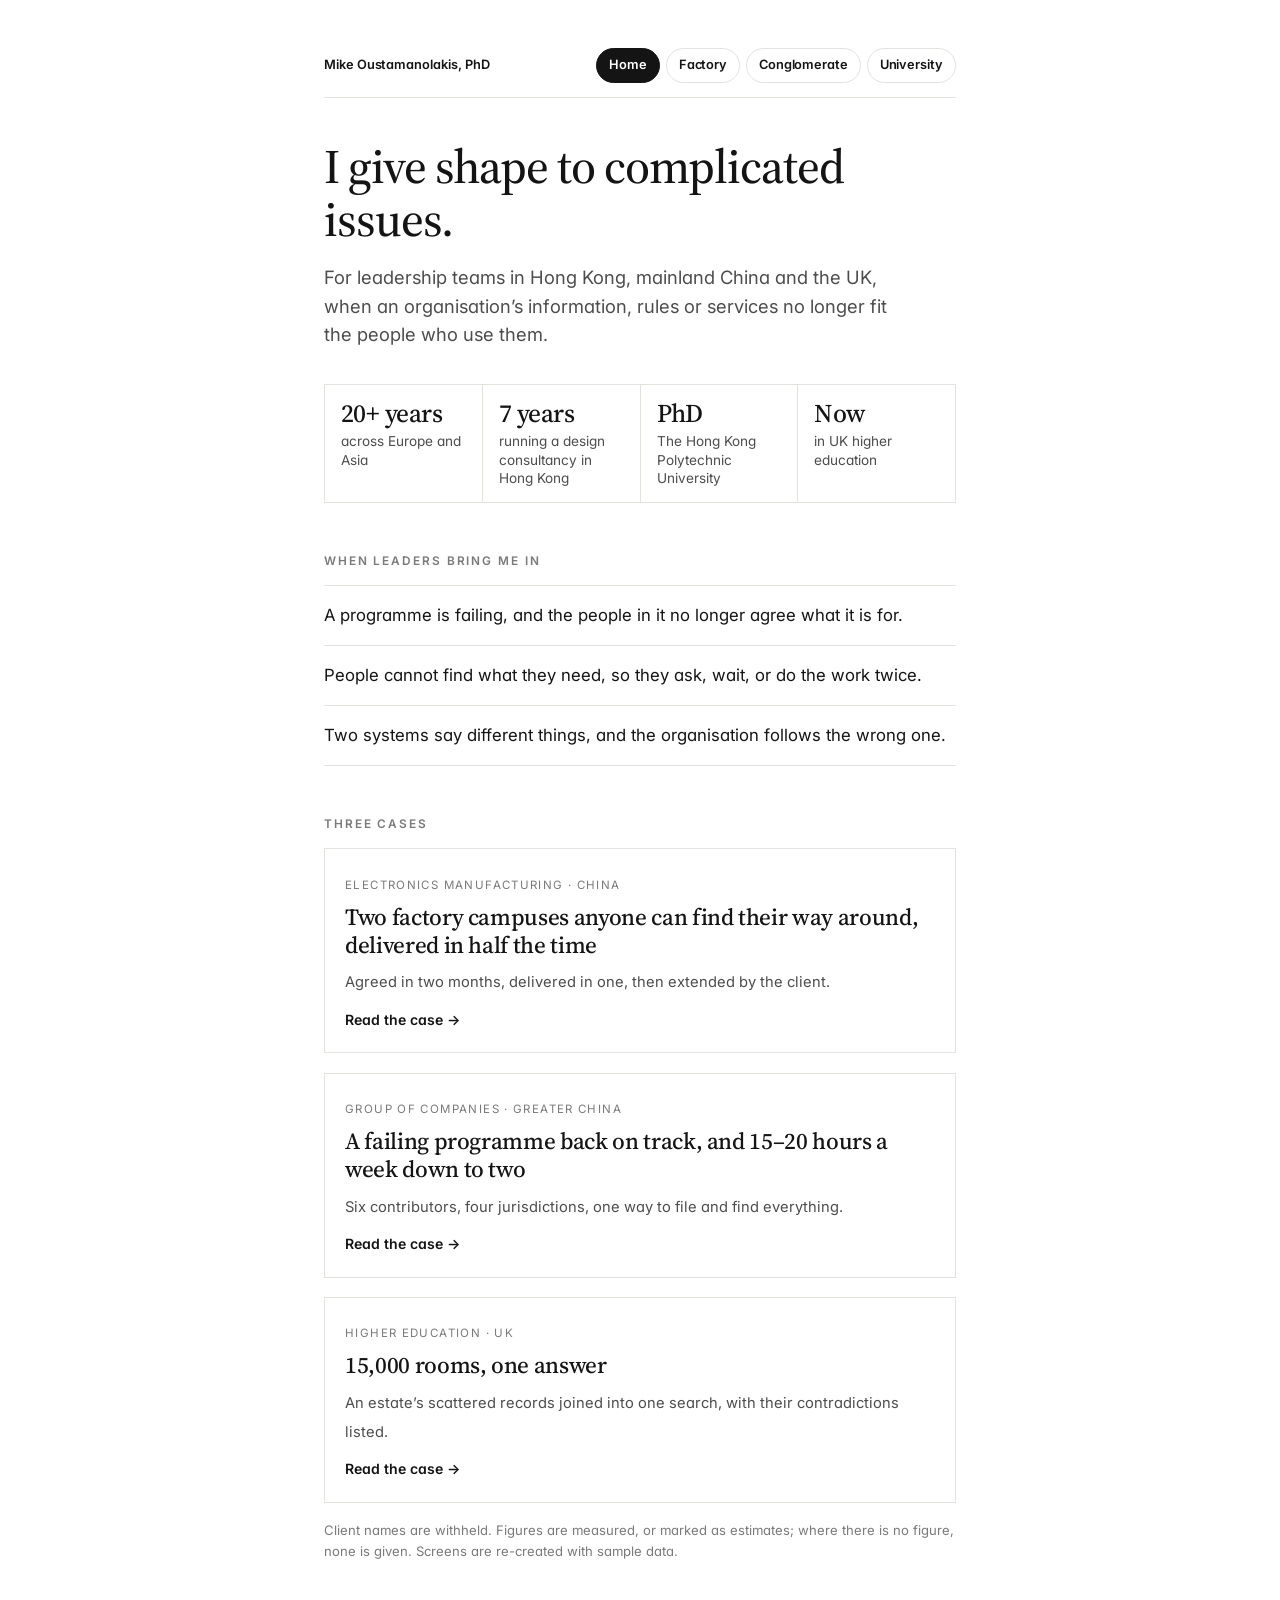
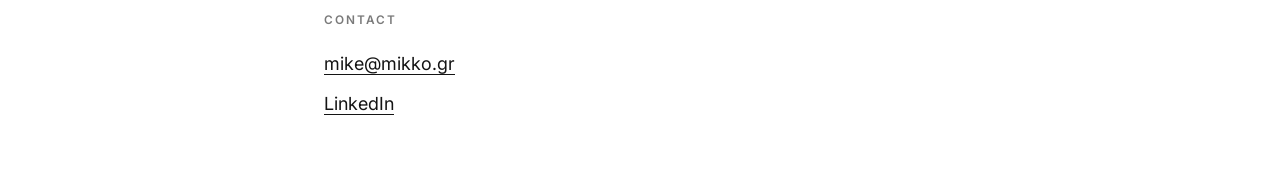
<file: index.html>
<!DOCTYPE html>
<html lang="en-GB">
<head>
<meta charset="utf-8">
<meta name="viewport" content="width=device-width, initial-scale=1">
<title>Mike Oustamanolakis, PhD — selected work</title>
<meta name="robots" content="noindex">
<link rel="preconnect" href="https://fonts.googleapis.com"><link rel="preconnect" href="https://fonts.gstatic.com" crossorigin>
<link href="https://fonts.googleapis.com/css2?family=Inter:wght@400;500;600&family=Source+Serif+4:opsz,wght@8..60,400;8..60,500;8..60,600&display=swap" rel="stylesheet">
<link rel="stylesheet" href="site.css">
</head>
<body>
<div class="wrap">
<header class="top"><a class="who" href="index.html">Mike Oustamanolakis, PhD</a><nav class="menu" aria-label="Pages"><a href="index.html" class="on" aria-current="page">Home</a><a href="factory.html" aria-label="Case: Factory">Factory</a><a href="repository.html" aria-label="Case: Conglomerate">Conglomerate</a><a href="room-finder.html" aria-label="Case: University">University</a></nav></header>
<h1>I give shape to complicated issues.</h1>
<p class="lead">For leadership teams in Hong Kong, mainland China and the UK, when an organisation’s
information, rules or services no longer fit the people who use them.</p>

<ul class="creds">
  <li><b>20+ years</b>across Europe and Asia</li>
  <li><b>7 years</b>running a design consultancy in Hong Kong</li>
  <li><b>PhD</b>The Hong Kong Polytechnic University</li>
  <li><b>Now</b>in UK higher education</li>
</ul>

<h2>When leaders bring me in</h2>
<ul class="when">
  <li>A programme is failing, and the people in it no longer agree what it is for.</li>
  <li>People cannot find what they need, so they ask, wait, or do the work twice.</li>
  <li>Two systems say different things, and the organisation follows the wrong one.</li>
</ul>

<h2>Three cases</h2>
<div class="cases">
  <a class="case-card" href="factory.html">
    <span class="k">Electronics manufacturing · China</span>
    <span class="t">Two factory campuses anyone can find their way around, delivered in half the time</span>
    <span class="s">Agreed in two months, delivered in one, then extended by the client.</span>
    <span class="go">Read the case →</span>
  </a>
  <a class="case-card" href="repository.html">
    <span class="k">Group of companies · Greater China</span>
    <span class="t">A failing programme back on track, and 15–20 hours a week down to two</span>
    <span class="s">Six contributors, four jurisdictions, one way to file and find everything.</span>
    <span class="go">Read the case →</span>
  </a>
  <a class="case-card" href="room-finder.html">
    <span class="k">Higher education · UK</span>
    <span class="t">15,000 rooms, one answer</span>
    <span class="s">An estate’s scattered records joined into one search, with their contradictions listed.</span>
    <span class="go">Read the case →</span>
  </a>
</div>
<p class="note">Client names are withheld. Figures are measured, or marked as estimates; where there
is no figure, none is given. Screens are re-created with sample data.</p>

<h2>Contact</h2>
<ul class="contact">
  <li><a href="mailto:mike@mikko.gr">mike@mikko.gr</a></li>
  <li><a href="https://www.linkedin.com/in/oustamanolakis">LinkedIn</a></li>
</ul>
</div>
</body>
</html>
</file>
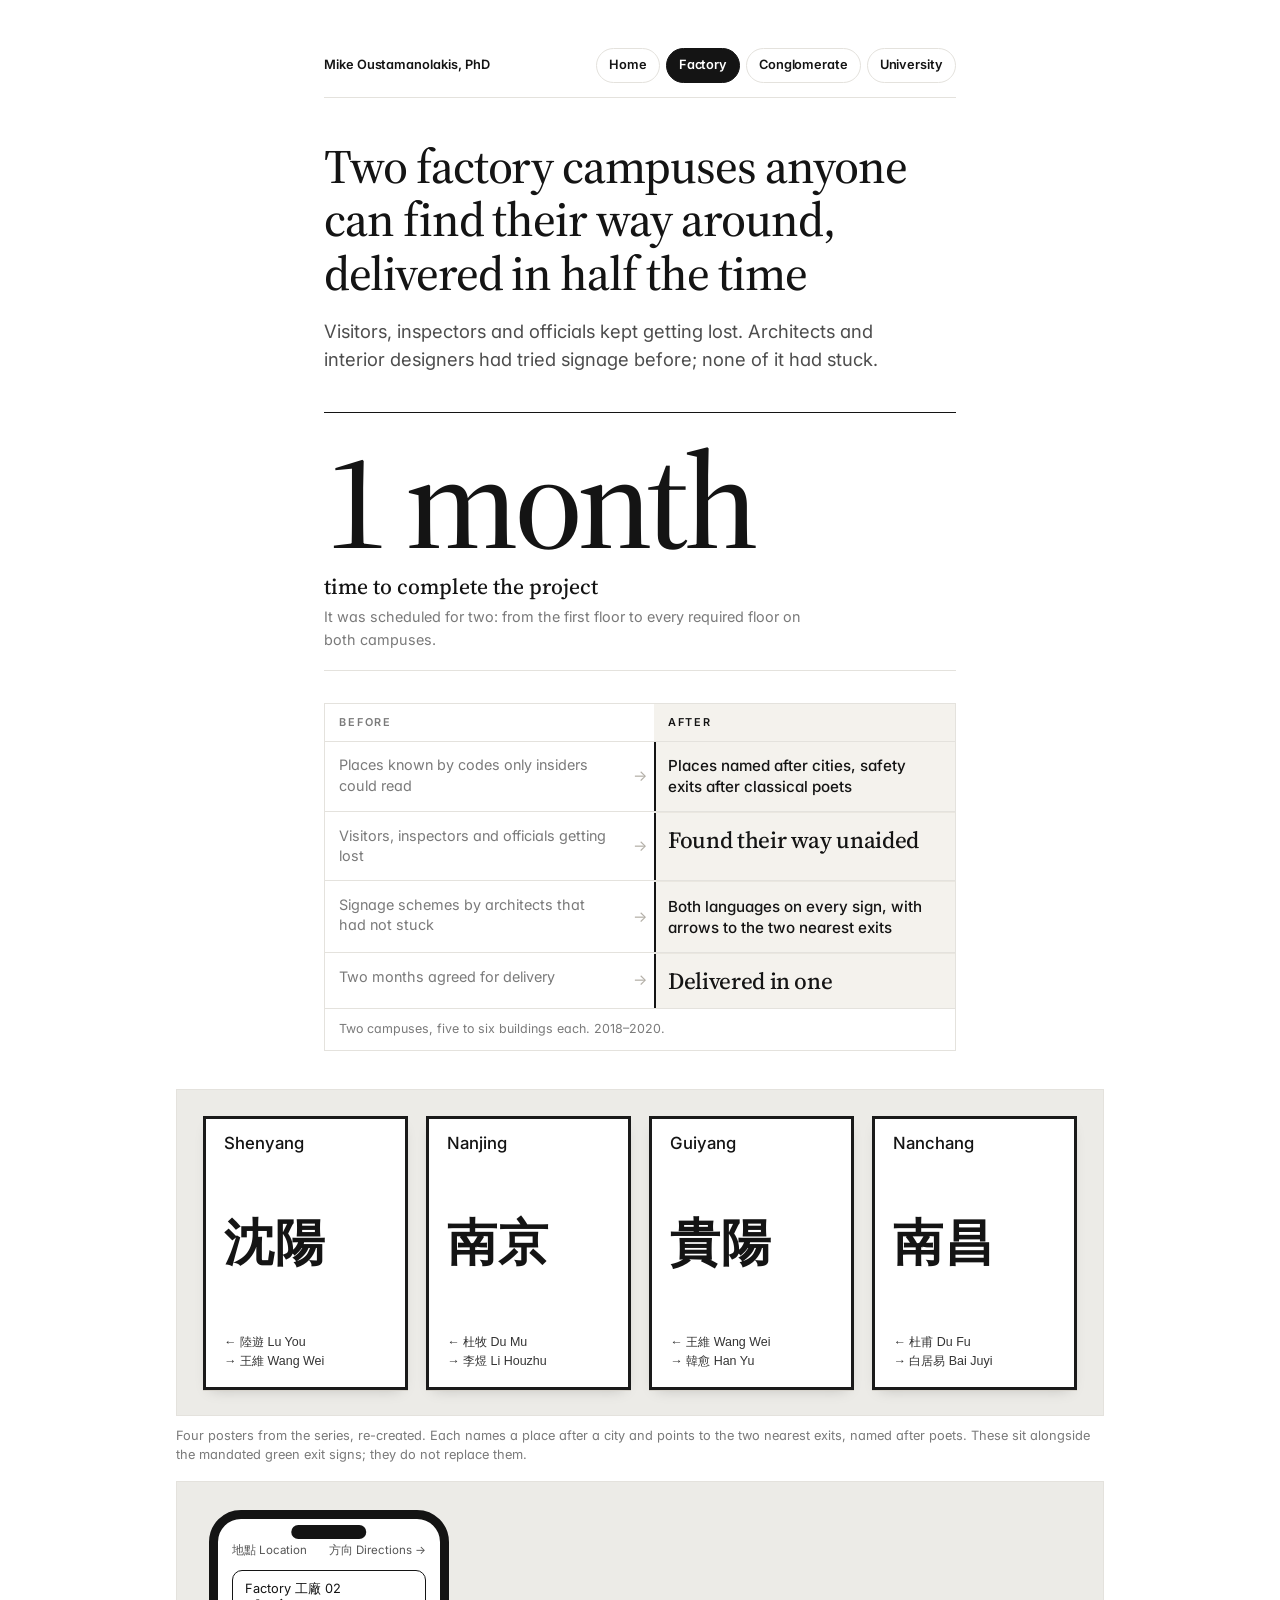
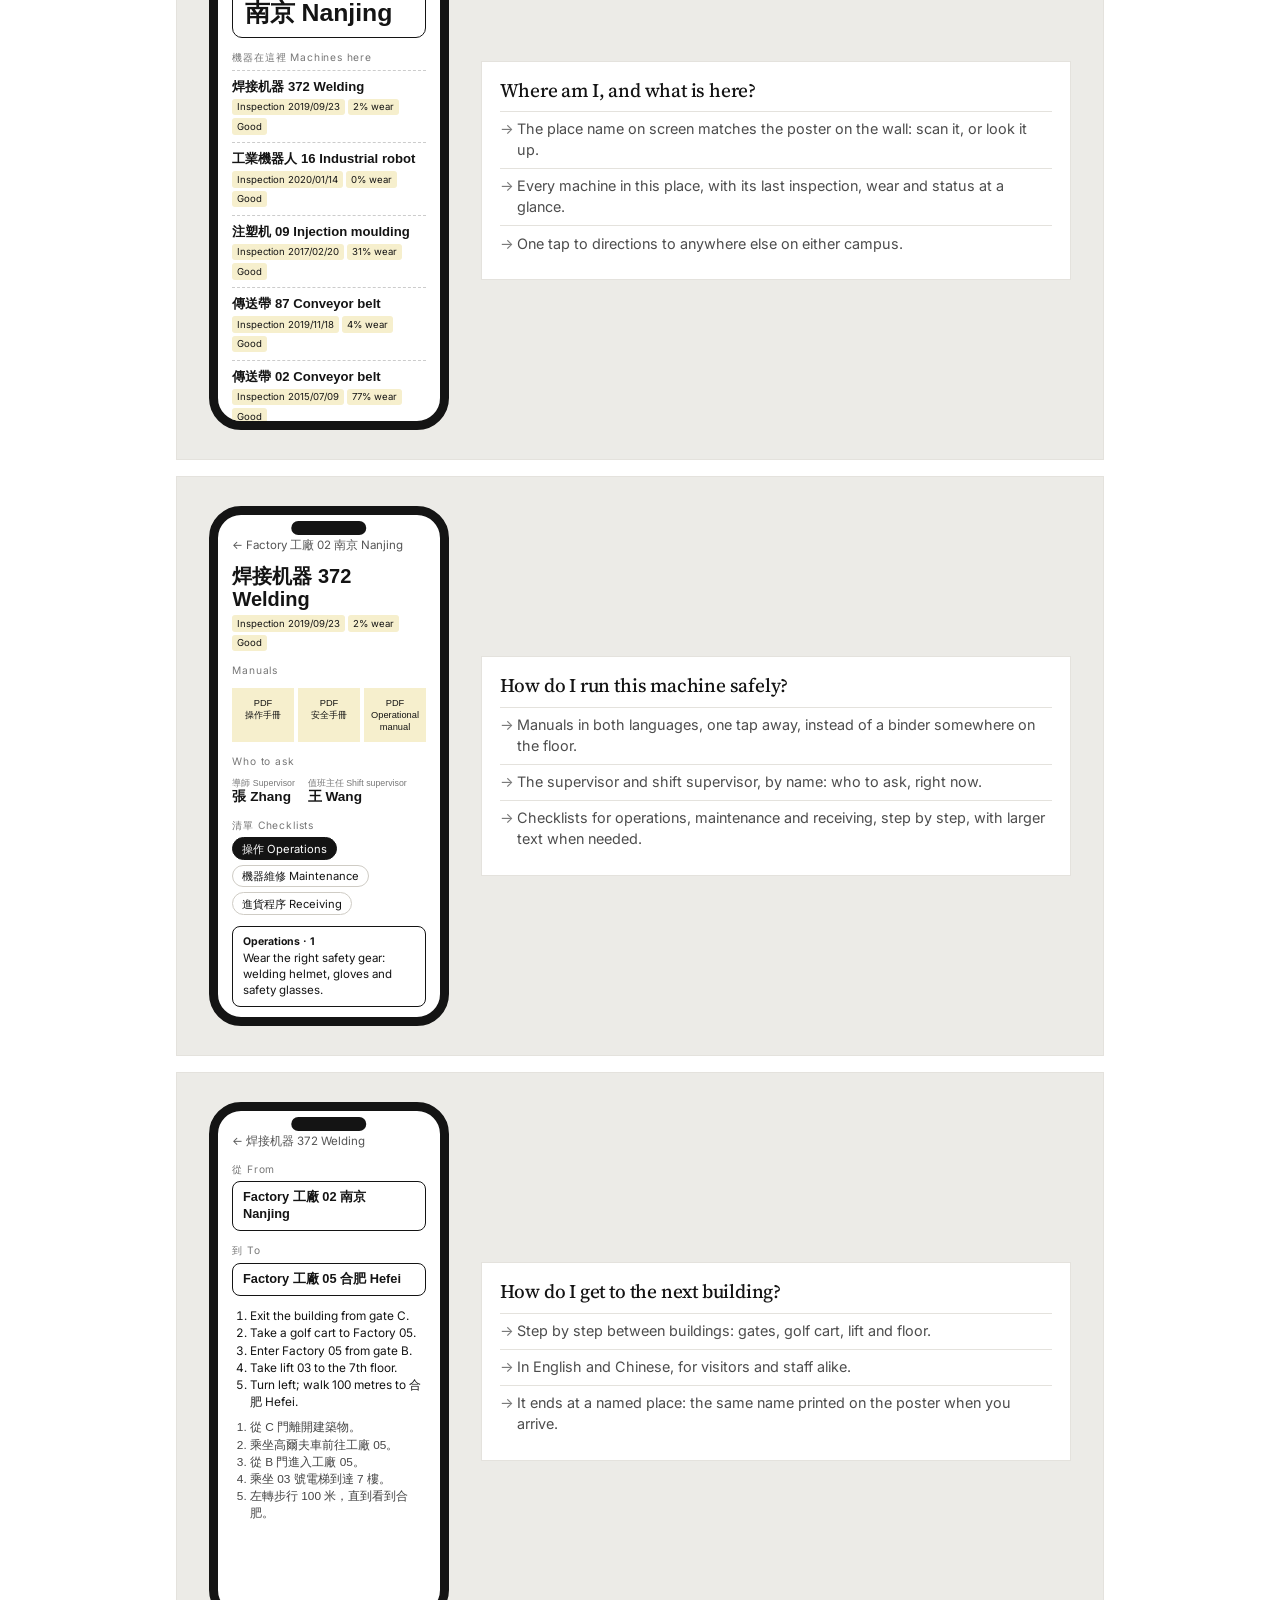
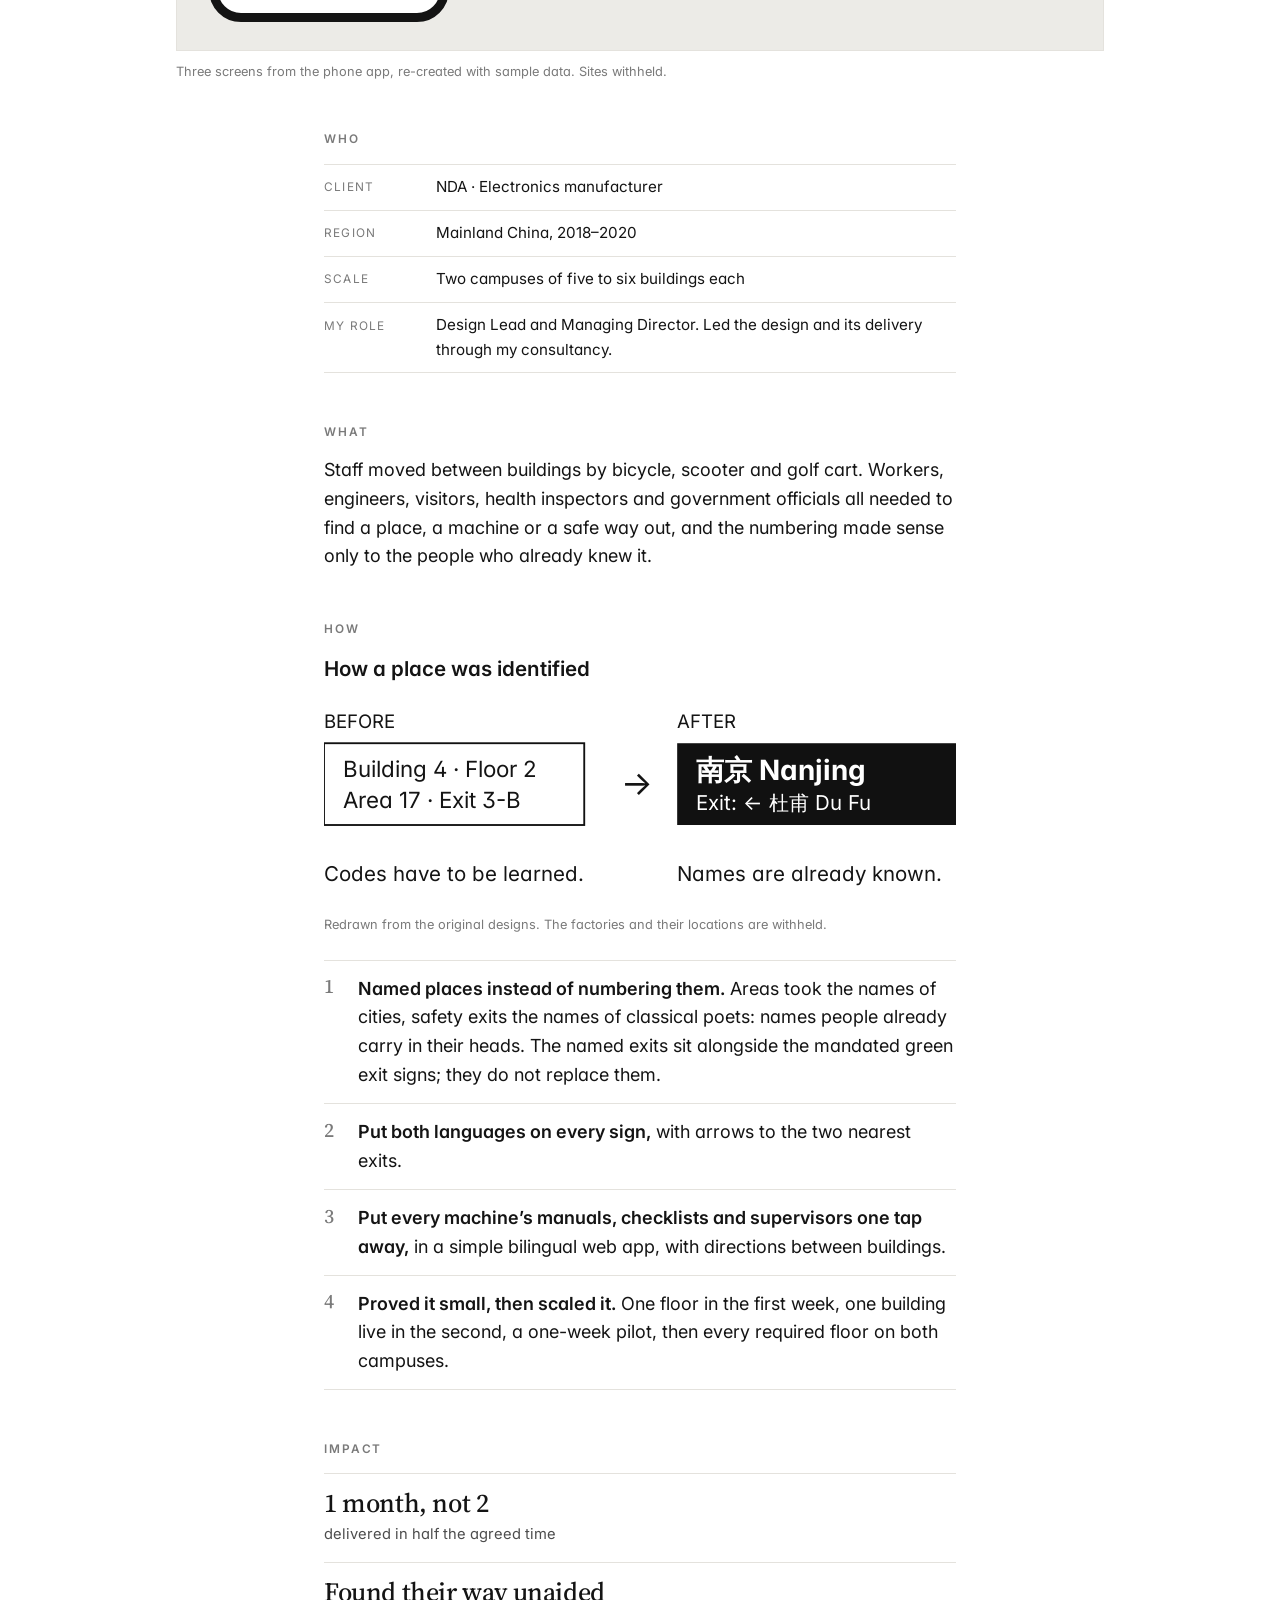
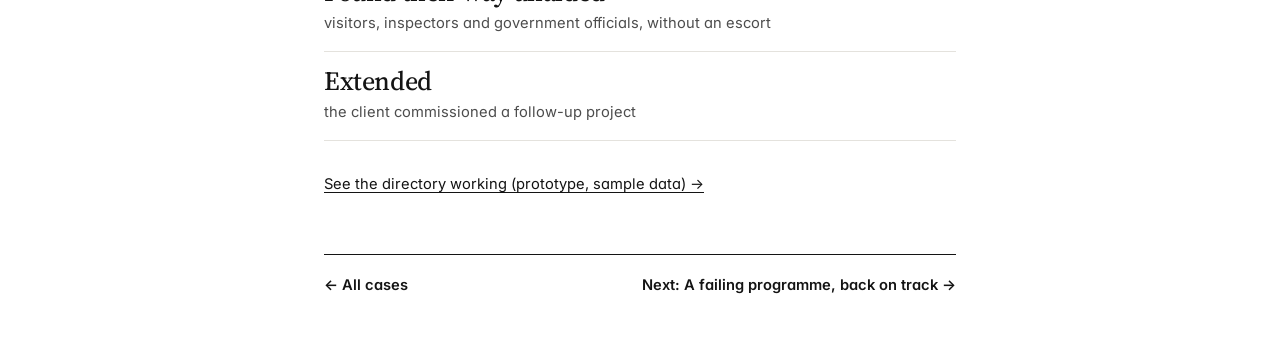
<file: factory.html>
<!DOCTYPE html>
<html lang="en-GB">
<head>
<meta charset="utf-8">
<meta name="viewport" content="width=device-width, initial-scale=1">
<title>Two factory campuses, navigable by anyone — Mike Oustamanolakis, PhD</title>
<meta name="robots" content="noindex">
<meta property="og:title" content="Two factory campuses anyone can find their way around, delivered in half the time">
<meta property="og:image" content="img/share-factory.png">
<link rel="preconnect" href="https://fonts.googleapis.com"><link rel="preconnect" href="https://fonts.gstatic.com" crossorigin>
<link href="https://fonts.googleapis.com/css2?family=Inter:wght@400;500;600&family=Source+Serif+4:opsz,wght@8..60,400;8..60,500;8..60,600&display=swap" rel="stylesheet">
<link rel="stylesheet" href="site.css">
</head>
<body>
<div class="wrap">
<header class="top"><a class="who" href="index.html">Mike Oustamanolakis, PhD</a><nav class="menu" aria-label="Pages"><a href="index.html">Home</a><a href="factory.html" class="on" aria-current="page" aria-label="Case: Factory">Factory</a><a href="repository.html" aria-label="Case: Conglomerate">Conglomerate</a><a href="room-finder.html" aria-label="Case: University">University</a></nav></header>
<h1>Two factory campuses anyone can find their way around, delivered in half the time</h1>
<p class="lead">Visitors, inspectors and officials kept getting lost. Architects and interior designers had tried signage before; none of it had stuck.</p>

<div class="stat"><p class="stat-n"><span>1</span> <span>month</span></p><p class="stat-u">time to complete the project</p><p class="stat-c">It was scheduled for two: from the first floor to every required floor on both campuses.</p></div>

<div class="ba">
  <div class="ba-head"><span>Before</span><span></span><span>After</span></div>
  <div class="ba-row"><div class="ba-b">Places known by codes only insiders could read</div><div class="ba-arrow" aria-hidden="true">→</div><div class="ba-a">Places named after cities, safety exits after classical poets</div></div>
  <div class="ba-row big"><div class="ba-b">Visitors, inspectors and officials getting lost</div><div class="ba-arrow" aria-hidden="true">→</div><div class="ba-a">Found their way unaided</div></div>
  <div class="ba-row"><div class="ba-b">Signage schemes by architects that had not stuck</div><div class="ba-arrow" aria-hidden="true">→</div><div class="ba-a">Both languages on every sign, with arrows to the two nearest exits</div></div>
  <div class="ba-row big"><div class="ba-b">Two months agreed for delivery</div><div class="ba-arrow" aria-hidden="true">→</div><div class="ba-a">Delivered in one</div></div>
  <p class="ba-note">Two campuses, five to six buildings each. 2018–2020.</p>
</div>
<figure class="mock">
<div class="mk mk-posters" role="img" aria-label="Four place-name posters: Shenyang, Nanjing, Guiyang and Nanchang, each in large Chinese characters with the English name above, and arrows to the two nearest exits, named after classical poets."><div class="mk-poster"><span class="en">Shenyang</span><span class="zh">沈陽</span><span class="ex"><span>← 陸遊 Lu You</span><span>→ 王維 Wang Wei</span></span></div><div class="mk-poster"><span class="en">Nanjing</span><span class="zh">南京</span><span class="ex"><span>← 杜牧 Du Mu</span><span>→ 李煜 Li Houzhu</span></span></div><div class="mk-poster"><span class="en">Guiyang</span><span class="zh">貴陽</span><span class="ex"><span>← 王維 Wang Wei</span><span>→ 韓愈 Han Yu</span></span></div><div class="mk-poster"><span class="en">Nanchang</span><span class="zh">南昌</span><span class="ex"><span>← 杜甫 Du Fu</span><span>→ 白居易 Bai Juyi</span></span></div></div><figcaption>Four posters from the series, re-created. Each names a place after a city and points to the two nearest exits, named after poets. These sit alongside the mandated green exit signs; they do not replace them.</figcaption></figure><figure class="mock"><div class="mk mk-screen" role="img" aria-label="Phone screen: Factory 02, Nanjing, with the machines there and their inspection date, wear and status."><div class="mk-phone">
    <p class="mk-top"><span>地點 Location</span><span>方向 Directions →</span></p>
    <div class="mk-place"><small>Factory 工廠 02</small><b>南京 Nanjing</b></div>
    <p class="mk-label">機器在這裡 Machines here</p>
    <ul class="mk-machines"><li><b>焊接机器 372 Welding</b><span class="mk-tags"><em>Inspection 2019/09/23</em><em>2% wear</em><em>Good</em></span></li><li><b>工業機器人 16 Industrial robot</b><span class="mk-tags"><em>Inspection 2020/01/14</em><em>0% wear</em><em>Good</em></span></li><li><b>注塑机 09 Injection moulding</b><span class="mk-tags"><em>Inspection 2017/02/20</em><em>31% wear</em><em>Good</em></span></li><li><b>傳送帶 87 Conveyor belt</b><span class="mk-tags"><em>Inspection 2019/11/18</em><em>4% wear</em><em>Good</em></span></li><li><b>傳送帶 02 Conveyor belt</b><span class="mk-tags"><em>Inspection 2015/07/09</em><em>77% wear</em><em>Good</em></span></li><li><b>生産線機器 238 Assembly line</b><span class="mk-tags"><em>Inspection 2020/04/15</em><em>22% wear</em><em>Good</em></span></li>
    </ul></div><div class="mk-notes"><p class="mk-q">Where am I, and what is here?</p><ul><li>The place name on screen matches the poster on the wall: scan it, or look it up.</li><li>Every machine in this place, with its last inspection, wear and status at a glance.</li><li>One tap to directions to anywhere else on either campus.</li></ul></div></div></figure><figure class="mock"><div class="mk mk-screen" role="img" aria-label="Phone screen: welding machine 372, with its manuals in two languages, supervisors and checklists."><div class="mk-phone">
    <p class="mk-top"><span>← Factory 工廠 02 南京 Nanjing</span></p>
    <h6>焊接机器 372<br>Welding</h6>
    <p class="mk-tags"><em>Inspection 2019/09/23</em><em>2% wear</em><em>Good</em></p>
    <p class="mk-label">Manuals</p>
    <div class="mk-docs"><span>PDF<br>操作手冊</span><span>PDF<br>安全手冊</span><span>PDF<br>Operational manual</span></div>
    <p class="mk-label">Who to ask</p>
    <p class="mk-people"><span><small>導師 Supervisor</small>張 Zhang</span><span><small>值班主任 Shift supervisor</small>王 Wang</span></p>
    <p class="mk-label">清單 Checklists</p>
    <div class="mk-chips"><b class="on">操作 Operations</b><b>機器維修 Maintenance</b><b>進貨程序 Receiving</b></div>
    <div class="mk-step"><b>Operations · 1</b> Wear the right safety gear: welding helmet, gloves and safety glasses.</div>
    <div class="mk-step"><b>Operations · 2</b> Check the machine and cables for damage; make sure every connection is tight.</div>
    <p class="mk-size">A− A A+</p></div><div class="mk-notes"><p class="mk-q">How do I run this machine safely?</p><ul><li>Manuals in both languages, one tap away, instead of a binder somewhere on the floor.</li><li>The supervisor and shift supervisor, by name: who to ask, right now.</li><li>Checklists for operations, maintenance and receiving, step by step, with larger text when needed.</li></ul></div></div></figure><figure class="mock"><div class="mk mk-screen" role="img" aria-label="Phone screen: directions from Factory 02 to Factory 05, in English and Chinese."><div class="mk-phone">
    <p class="mk-top"><span>← 焊接机器 372 Welding</span></p>
    <p class="mk-label">從 From</p><div class="mk-field">Factory 工廠 02 南京 Nanjing</div>
    <p class="mk-label">到 To</p><div class="mk-field">Factory 工廠 05 合肥 Hefei</div>
    <ol class="mk-dir"><li>Exit the building from gate C.</li><li>Take a golf cart to Factory 05.</li><li>Enter Factory 05 from gate B.</li><li>Take lift 03 to the 7th floor.</li><li>Turn left; walk 100 metres to 合肥 Hefei.</li></ol>
    <ol class="mk-dir zh"><li>從 C 門離開建築物。</li><li>乘坐高爾夫車前往工廠 05。</li><li>從 B 門進入工廠 05。</li><li>乘坐 03 號電梯到達 7 樓。</li><li>左轉步行 100 米，直到看到合肥。</li></ol></div><div class="mk-notes"><p class="mk-q">How do I get to the next building?</p><ul><li>Step by step between buildings: gates, golf cart, lift and floor.</li><li>In English and Chinese, for visitors and staff alike.</li><li>It ends at a named place: the same name printed on the poster when you arrive.</li></ul></div></div><figcaption>Three screens from the phone app, re-created with sample data. Sites withheld.</figcaption></figure>

<h2>Who</h2>
<dl class="facts"><dt>Client</dt><dd>NDA · Electronics manufacturer</dd><dt>Region</dt><dd>Mainland China, 2018–2020</dd><dt>Scale</dt><dd>Two campuses of five to six buildings each</dd><dt>My role</dt><dd>Design Lead and Managing Director. Led the design and its delivery through my consultancy.</dd></dl>

<h2>What</h2>
<p>Staff moved between buildings by bicycle, scooter and golf cart. Workers, engineers, visitors, health inspectors and government officials all needed to find a place, a machine or a safe way out, and the numbering made sense only to the people who already knew it.</p>

<h2>How</h2><figure><svg viewBox="0 0 340 135" role="img" aria-labelledby="f2t">
    <title id="f2t">Before: places identified by codes such as Building 4, Floor 2, Area 17, and Exit 3-B. After: places named after cities, such as Nanjing, and safety exits named after classical poets, such as Du Fu.</title>
    <text x="0" y="12" font-size="11" font-weight="600">How a place was identified</text>
    <text x="0" y="40" font-size="10" fill="#555">BEFORE</text>
    <rect x="0" y="48" width="140" height="44" fill="none" stroke="#111" stroke-width="1"/>
    <text x="10" y="66" font-size="12">Building 4 · Floor 2</text>
    <text x="10" y="83" font-size="12">Area 17 · Exit 3-B</text>
    <text x="160" y="76" font-size="18">→</text>
    <text x="190" y="40" font-size="10" fill="#555">AFTER</text>
    <rect x="190" y="48" width="150" height="44" fill="#111"/>
    <text x="200" y="68" font-size="15" font-weight="700" fill="#fff" style="fill:#fff">南京 Nanjing</text>
    <text x="200" y="84" font-size="11" fill="#fff" style="fill:#fff">Exit: ← 杜甫 Du Fu</text>
    <text x="0" y="122" font-size="11">Codes have to be learned.</text>
    <text x="190" y="122" font-size="11">Names are already known.</text>
  </svg><figcaption>Redrawn from the original designs. The factories and their locations are withheld.</figcaption></figure>
<ol class="did"><li><b>Named places instead of numbering them.</b> Areas took the names of cities, safety exits the names of classical poets: names people already carry in their heads. The named exits sit alongside the mandated green exit signs; they do not replace them.</li><li><b>Put both languages on every sign,</b> with arrows to the two nearest exits.</li><li><b>Put every machine’s manuals, checklists and supervisors one tap away,</b> in a simple bilingual web app, with directions between buildings.</li><li><b>Proved it small, then scaled it.</b> One floor in the first week, one building live in the second, a one-week pilot, then every required floor on both campuses.</li></ol>

<h2>Impact</h2>
<ul class="changed"><li><b>1 month, not 2</b><span>delivered in half the agreed time</span></li><li><b>Found their way unaided</b><span>visitors, inspectors and government officials, without an escort</span></li><li><b>Extended</b><span>the client commissioned a follow-up project</span></li></ul>
<p class="see"><a href="prototypes/factory.html">See the directory working (prototype, sample data) →</a></p>
<nav class="next"><a href="index.html">← All cases</a><a href="repository.html">Next: A failing programme, back on track →</a></nav>
</div>
</body>
</html>
</file>
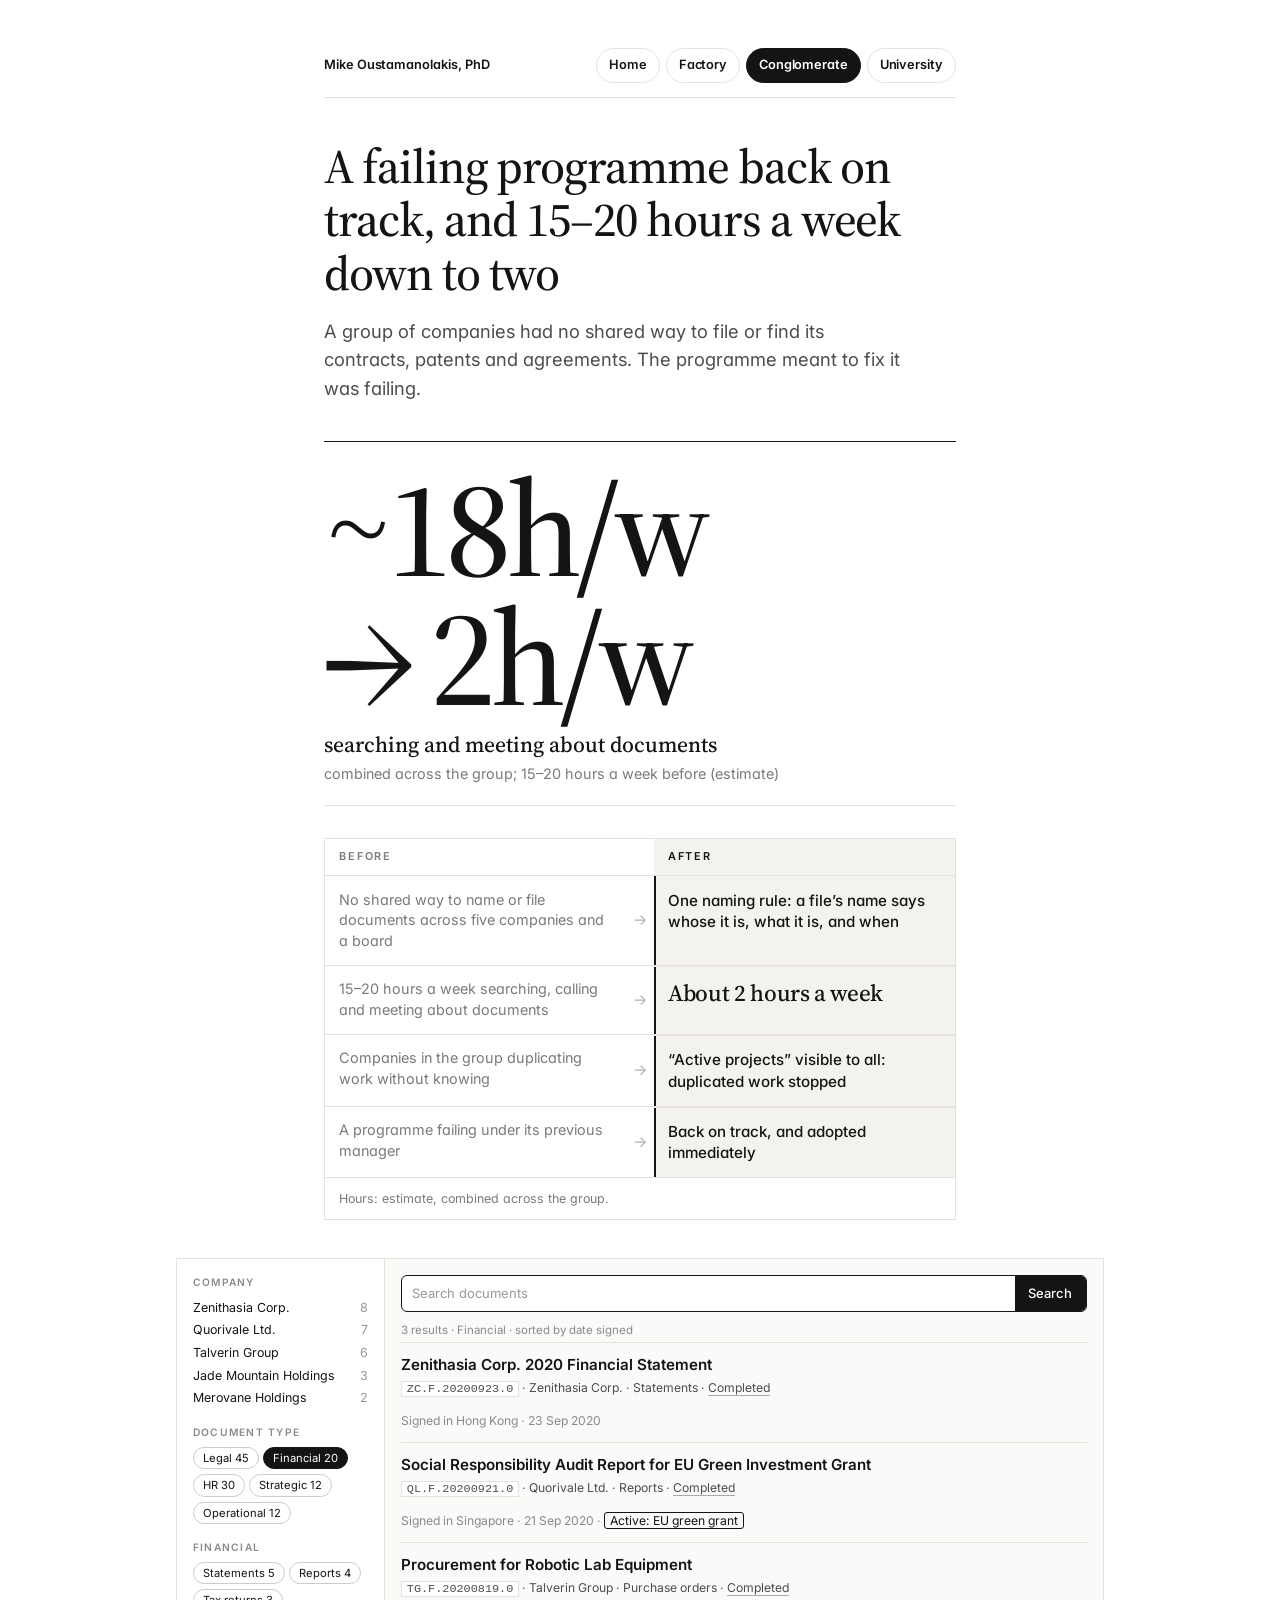
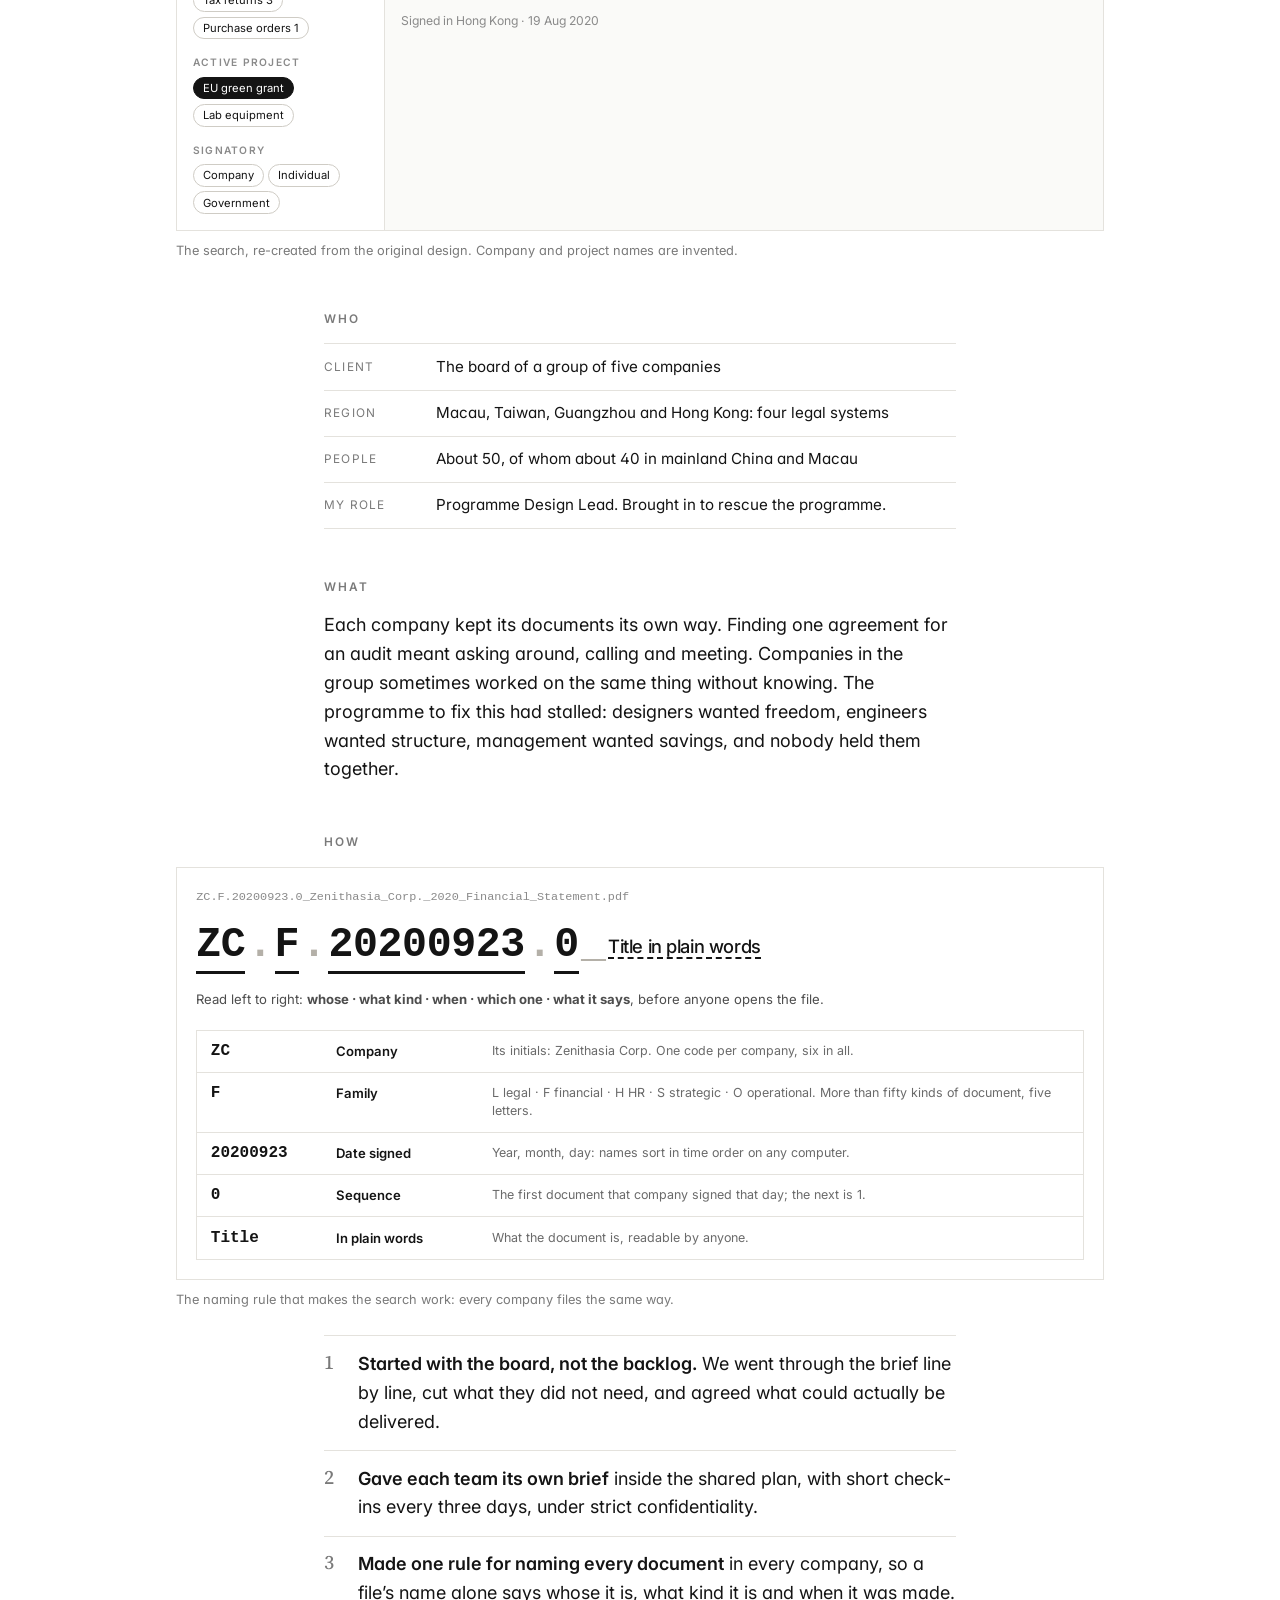
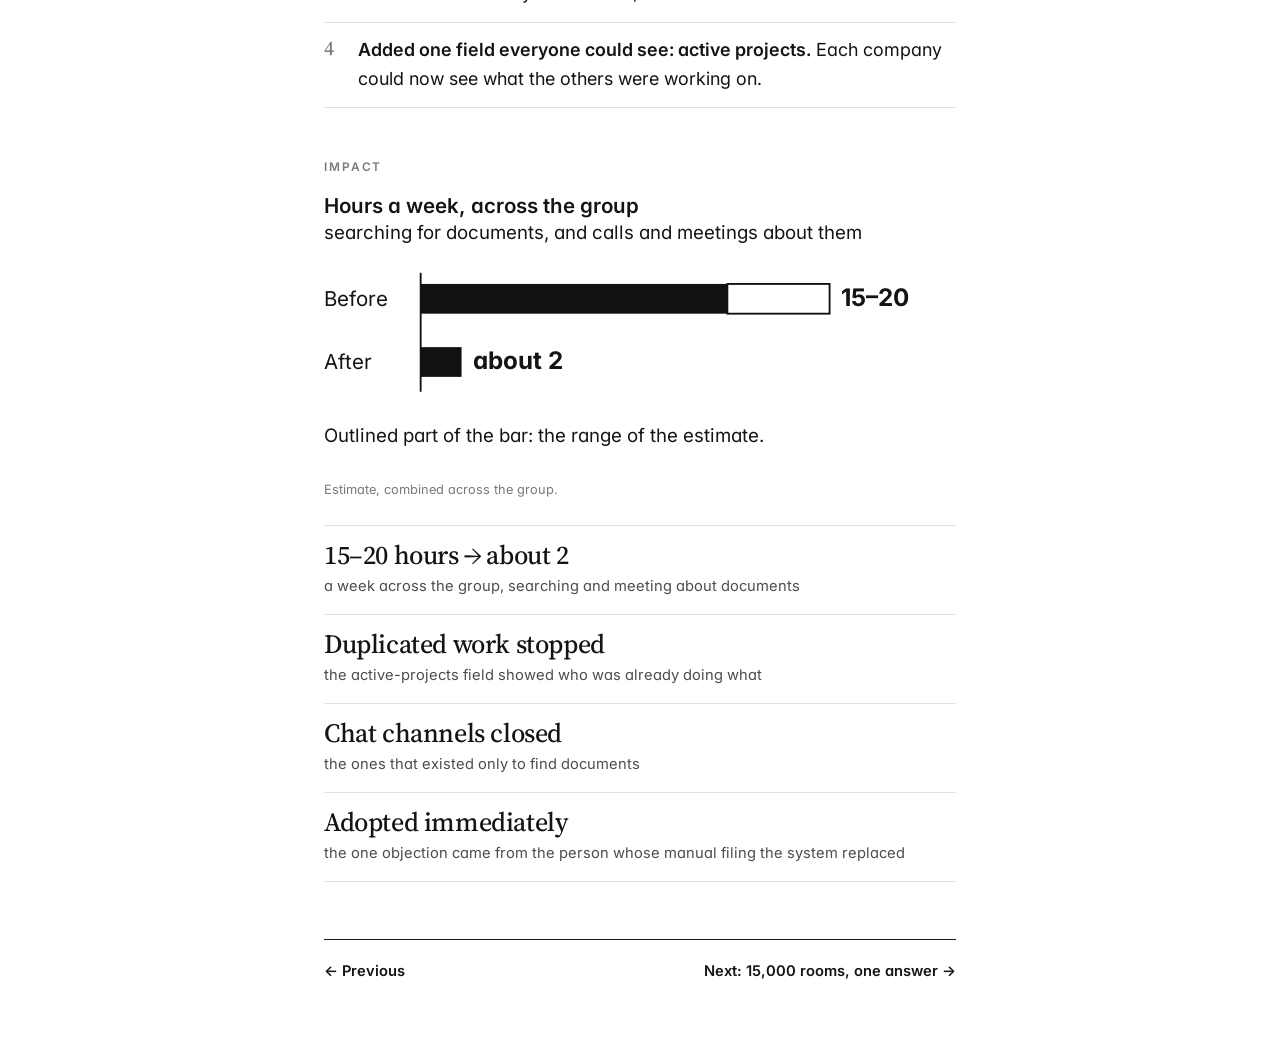
<file: repository.html>
<!DOCTYPE html>
<html lang="en-GB">
<head>
<meta charset="utf-8">
<meta name="viewport" content="width=device-width, initial-scale=1">
<title>A failing programme, back on track — Mike Oustamanolakis, PhD</title>
<meta name="robots" content="noindex">
<meta property="og:title" content="A failing programme back on track, and 15–20 hours a week down to two">
<meta property="og:image" content="img/share-repository.png">
<link rel="preconnect" href="https://fonts.googleapis.com"><link rel="preconnect" href="https://fonts.gstatic.com" crossorigin>
<link href="https://fonts.googleapis.com/css2?family=Inter:wght@400;500;600&family=Source+Serif+4:opsz,wght@8..60,400;8..60,500;8..60,600&display=swap" rel="stylesheet">
<link rel="stylesheet" href="site.css">
</head>
<body>
<div class="wrap">
<header class="top"><a class="who" href="index.html">Mike Oustamanolakis, PhD</a><nav class="menu" aria-label="Pages"><a href="index.html">Home</a><a href="factory.html" aria-label="Case: Factory">Factory</a><a href="repository.html" class="on" aria-current="page" aria-label="Case: Conglomerate">Conglomerate</a><a href="room-finder.html" aria-label="Case: University">University</a></nav></header>
<h1>A failing programme back on track, and 15–20 hours a week down to two</h1>
<p class="lead">A group of companies had no shared way to file or find its contracts, patents and agreements. The programme meant to fix it was failing.</p>

<div class="stat"><p class="stat-n"><span>~18h/w</span> <span>→ 2h/w</span></p><p class="stat-u">searching and meeting about documents</p><p class="stat-c">combined across the group; 15–20 hours a week before (estimate)</p></div>

<div class="ba">
  <div class="ba-head"><span>Before</span><span></span><span>After</span></div>
  <div class="ba-row"><div class="ba-b">No shared way to name or file documents across five companies and a board</div><div class="ba-arrow" aria-hidden="true">→</div><div class="ba-a">One naming rule: a file’s name says whose it is, what it is, and when</div></div>
  <div class="ba-row big"><div class="ba-b">15–20 hours a week searching, calling and meeting about documents</div><div class="ba-arrow" aria-hidden="true">→</div><div class="ba-a">About 2 hours a week</div></div>
  <div class="ba-row"><div class="ba-b">Companies in the group duplicating work without knowing</div><div class="ba-arrow" aria-hidden="true">→</div><div class="ba-a">“Active projects” visible to all: duplicated work stopped</div></div>
  <div class="ba-row"><div class="ba-b">A programme failing under its previous manager</div><div class="ba-arrow" aria-hidden="true">→</div><div class="ba-a">Back on track, and adopted immediately</div></div>
  <p class="ba-note">Hours: estimate, combined across the group.</p>
</div>
<figure class="mock">
<div class="mk mk-repo" role="img" aria-label="The document search: filters for company, document type, sub-type, active project and signatory on the left; a search box and three results on the right, each with its code, company, type, status, place and date of signing.">
  <aside>
    <h5>Company</h5>
    <ul class="mk-list"><li>Zenithasia Corp. <i>8</i></li><li>Quorivale Ltd. <i>7</i></li><li>Talverin Group <i>6</i></li><li>Jade Mountain Holdings <i>3</i></li><li>Merovane Holdings <i>2</i></li></ul>
    <h5>Document type</h5>
    <div class="mk-chips"><b>Legal 45</b><b class="on">Financial 20</b><b>HR 30</b><b>Strategic 12</b><b>Operational 12</b></div>
    <h5>Financial</h5>
    <div class="mk-chips"><b>Statements 5</b><b>Reports 4</b><b>Tax returns 3</b><b>Purchase orders 1</b></div>
    <h5>Active project</h5>
    <div class="mk-chips"><b class="on">EU green grant</b><b>Lab equipment</b></div>
    <h5>Signatory</h5>
    <div class="mk-chips"><b>Company</b><b>Individual</b><b>Government</b></div>
  </aside>
  <section>
    <div class="mk-search"><span>Search documents</span><b>Search</b></div>
    <p class="mk-meta">3 results · Financial · sorted by date signed</p>
    <article><h6>Zenithasia Corp. 2020 Financial Statement</h6>
      <p><code>ZC.F.20200923.0</code> · Zenithasia Corp. · Statements · <u>Completed</u></p>
      <p class="mk-where">Signed in Hong Kong · 23 Sep 2020</p></article>
    <article><h6>Social Responsibility Audit Report for EU Green Investment Grant</h6>
      <p><code>QL.F.20200921.0</code> · Quorivale Ltd. · Reports · <u>Completed</u></p>
      <p class="mk-where">Signed in Singapore · 21 Sep 2020 · <em>Active: EU green grant</em></p></article>
    <article><h6>Procurement for Robotic Lab Equipment</h6>
      <p><code>TG.F.20200819.0</code> · Talverin Group · Purchase orders · <u>Completed</u></p>
      <p class="mk-where">Signed in Hong Kong · 19 Aug 2020</p></article>
  </section>
</div><figcaption>The search, re-created from the original design. Company and project names are invented.</figcaption></figure>

<h2>Who</h2>
<dl class="facts"><dt>Client</dt><dd>The board of a group of five companies</dd><dt>Region</dt><dd>Macau, Taiwan, Guangzhou and Hong Kong: four legal systems</dd><dt>People</dt><dd>About 50, of whom about 40 in mainland China and Macau</dd><dt>My role</dt><dd>Programme Design Lead. Brought in to rescue the programme.</dd></dl>

<h2>What</h2>
<p>Each company kept its documents its own way. Finding one agreement for an audit meant asking around, calling and meeting. Companies in the group sometimes worked on the same thing without knowing. The programme to fix this had stalled: designers wanted freedom, engineers wanted structure, management wanted savings, and nobody held them together.</p>

<h2>How</h2><figure class="mock">
<div class="mk mk-naming" role="img" aria-label="The naming rule, broken down: ZC, the company; F, the document family; 20200923, the date signed; 0, the sequence number for that day; then the title in plain words.">
  <p class="mk-file">ZC.F.20200923.0_Zenithasia_Corp._2020_Financial_Statement.pdf</p>
  <div class="mk-code"><span>ZC</span><i>.</i><span>F</span><i>.</i><span>20200923</span><i>.</i><span>0</span><i>_</i><span class="t">Title in plain words</span></div>
  <p class="mk-rule">Read left to right: <b>whose · what kind · when · which one · what it says</b>, before anyone opens the file.</p>
  <div class="mk-parts">
    <div><b>ZC</b><span>Company</span><em>Its initials: Zenithasia Corp. One code per company, six in all.</em></div>
    <div><b>F</b><span>Family</span><em>L legal · F financial · H HR · S strategic · O operational. More than fifty kinds of document, five letters.</em></div>
    <div><b>20200923</b><span>Date signed</span><em>Year, month, day: names sort in time order on any computer.</em></div>
    <div><b>0</b><span>Sequence</span><em>The first document that company signed that day; the next is 1.</em></div>
    <div><b>Title</b><span>In plain words</span><em>What the document is, readable by anyone.</em></div>
  </div>
</div><figcaption>The naming rule that makes the search work: every company files the same way.</figcaption></figure>
<ol class="did"><li><b>Started with the board, not the backlog.</b> We went through the brief line by line, cut what they did not need, and agreed what could actually be delivered.</li><li><b>Gave each team its own brief</b> inside the shared plan, with short check-ins every three days, under strict confidentiality.</li><li><b>Made one rule for naming every document</b> in every company, so a file’s name alone says whose it is, what kind it is and when it was made.</li><li><b>Added one field everyone could see: active projects.</b> Each company could now see what the others were working on.</li></ol>

<h2>Impact</h2><figure><svg viewBox="0 0 340 150" role="img" aria-labelledby="f1t">
    <title id="f1t">Time spent across the group each week searching for documents and meeting about them: 15 to 20 hours before, about 2 hours after.</title>
    <text x="0" y="12" font-size="11" font-weight="600">Hours a week, across the group</text>
    <text x="0" y="26" font-size="10" fill="#555">searching for documents, and calls and meetings about them</text>
    <text x="0" y="62" font-size="11">Before</text>
    <rect x="52" y="50" width="165" height="16" fill="#111"/>
    <rect x="217" y="50" width="55" height="16" fill="none" stroke="#111" stroke-width="1"/>
    <text x="278" y="62" font-size="13" font-weight="700">15–20</text>
    <text x="0" y="96" font-size="11">After</text>
    <rect x="52" y="84" width="22" height="16" fill="#111"/>
    <text x="80" y="96" font-size="13" font-weight="700">about 2</text>
    <line x1="52" y1="44" x2="52" y2="108" stroke="#111" stroke-width="1"/>
    <text x="0" y="135" font-size="10" fill="#555">Outlined part of the bar: the range of the estimate.</text>
  </svg><figcaption>Estimate, combined across the group.</figcaption></figure>
<ul class="changed"><li><b>15–20 hours → about 2</b><span>a week across the group, searching and meeting about documents</span></li><li><b>Duplicated work stopped</b><span>the active-projects field showed who was already doing what</span></li><li><b>Chat channels closed</b><span>the ones that existed only to find documents</span></li><li><b>Adopted immediately</b><span>the one objection came from the person whose manual filing the system replaced</span></li></ul>

<nav class="next"><a href="factory.html">← Previous</a><a href="room-finder.html">Next: 15,000 rooms, one answer →</a></nav>
</div>
</body>
</html>
</file>
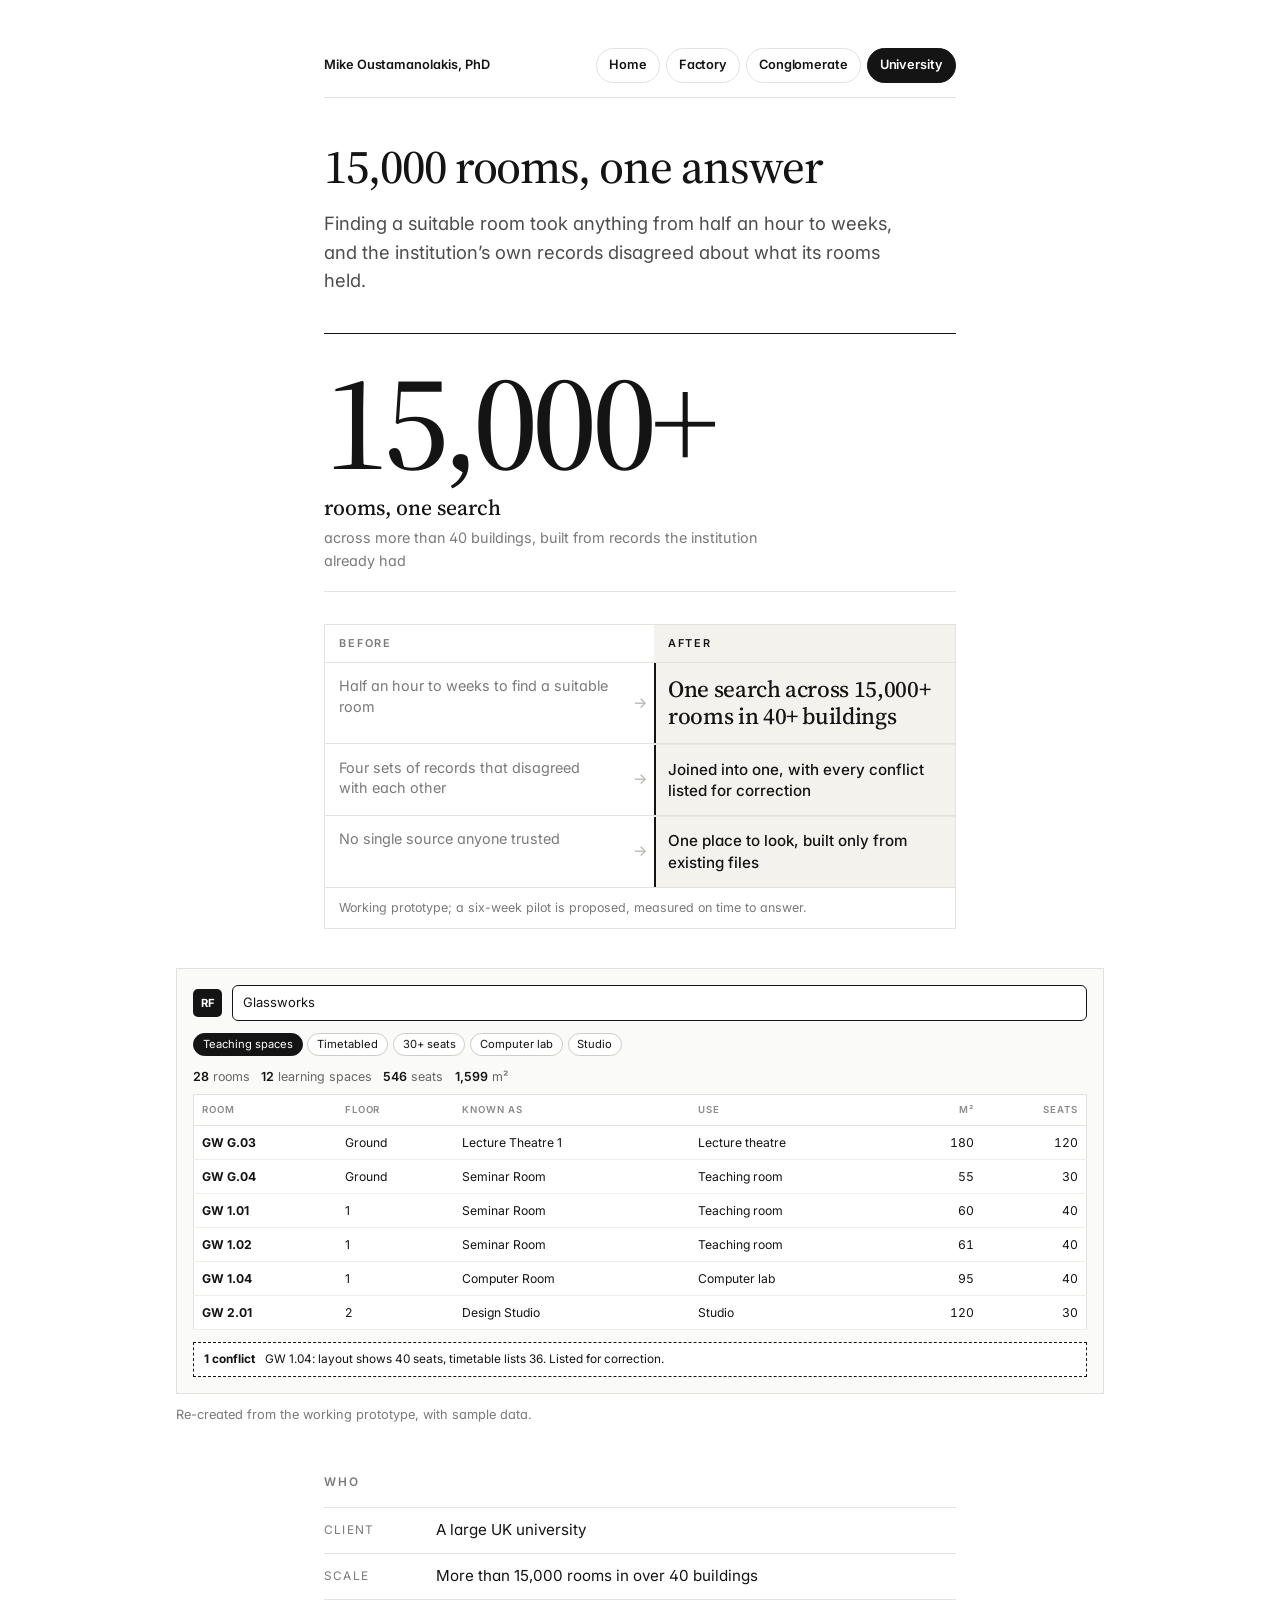
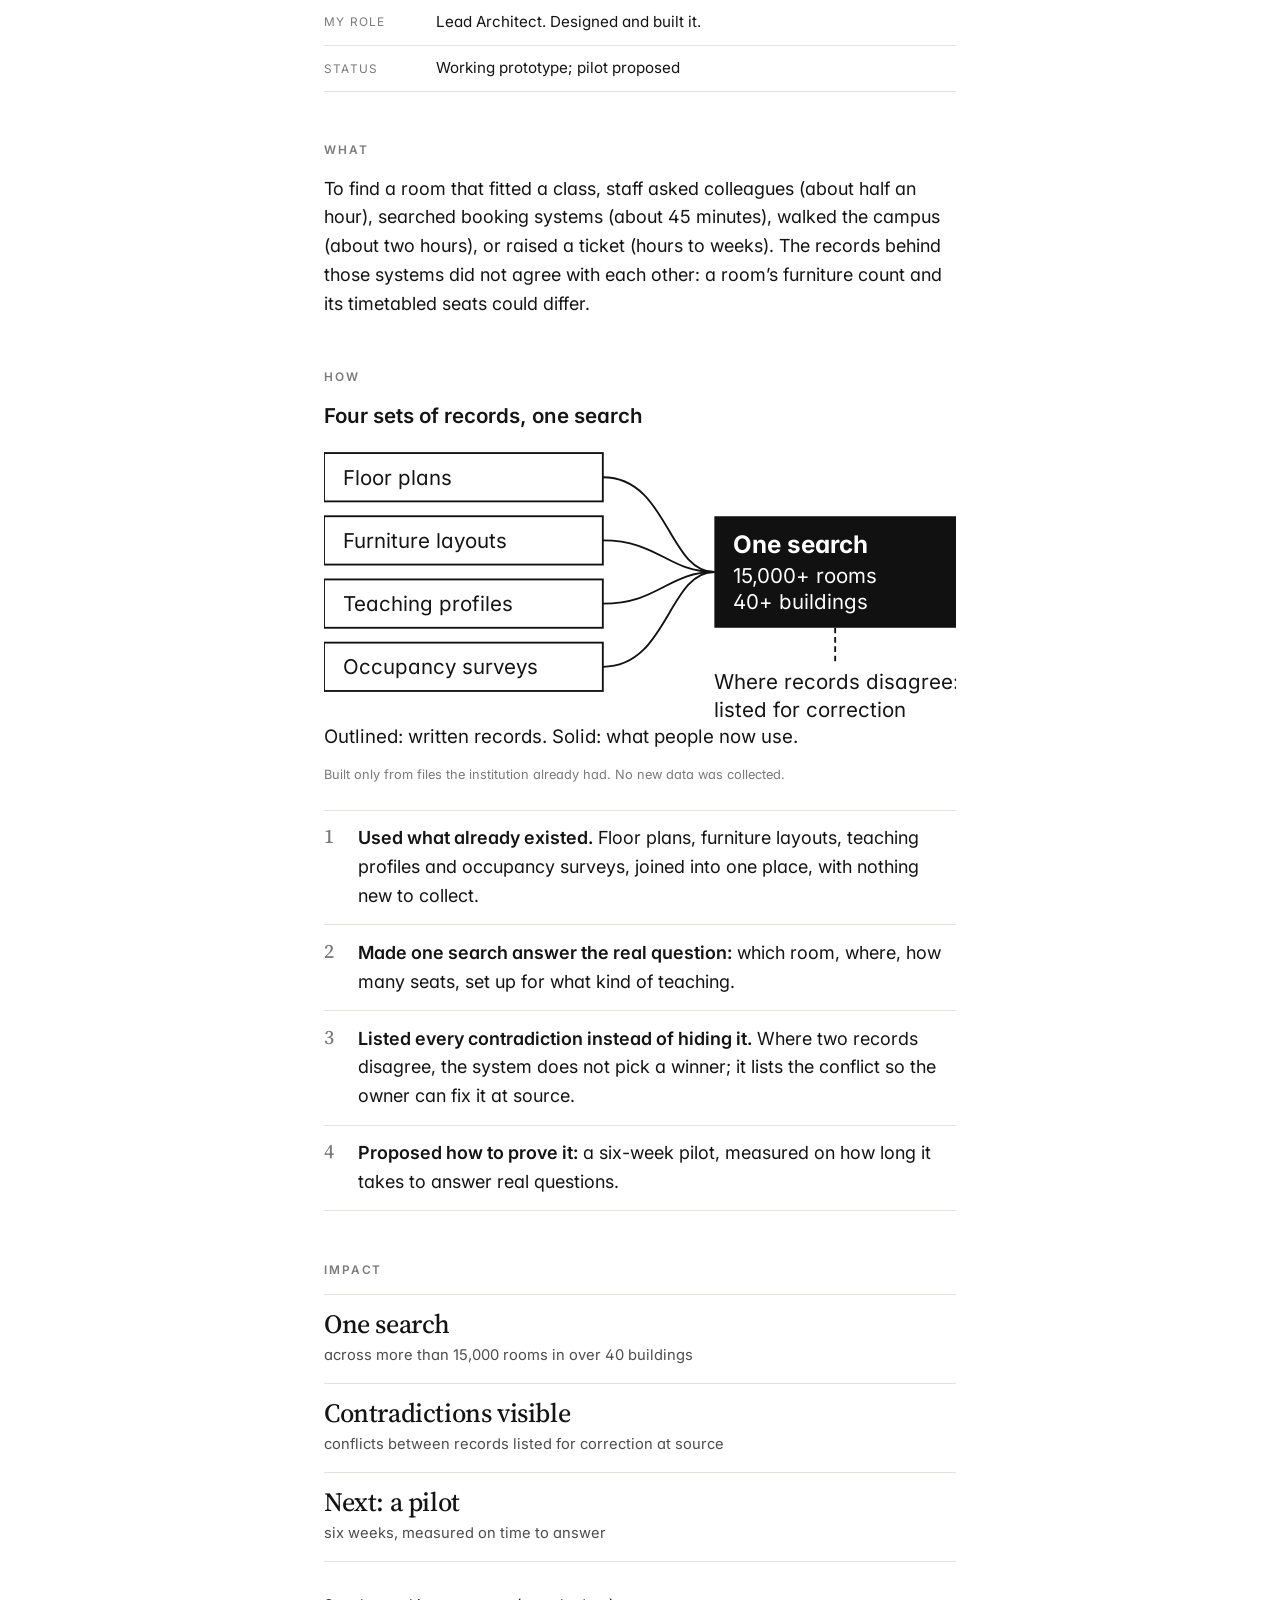
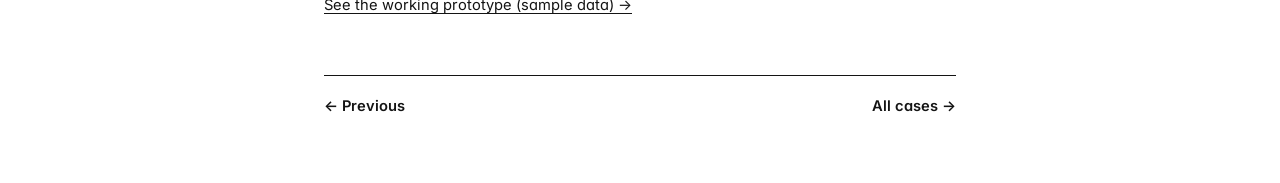
<file: room-finder.html>
<!DOCTYPE html>
<html lang="en-GB">
<head>
<meta charset="utf-8">
<meta name="viewport" content="width=device-width, initial-scale=1">
<title>15,000 rooms, one answer — Mike Oustamanolakis, PhD</title>
<meta name="robots" content="noindex">
<meta property="og:title" content="15,000 rooms, one answer">
<meta property="og:image" content="img/share-room-finder.png">
<link rel="preconnect" href="https://fonts.googleapis.com"><link rel="preconnect" href="https://fonts.gstatic.com" crossorigin>
<link href="https://fonts.googleapis.com/css2?family=Inter:wght@400;500;600&family=Source+Serif+4:opsz,wght@8..60,400;8..60,500;8..60,600&display=swap" rel="stylesheet">
<link rel="stylesheet" href="site.css">
</head>
<body>
<div class="wrap">
<header class="top"><a class="who" href="index.html">Mike Oustamanolakis, PhD</a><nav class="menu" aria-label="Pages"><a href="index.html">Home</a><a href="factory.html" aria-label="Case: Factory">Factory</a><a href="repository.html" aria-label="Case: Conglomerate">Conglomerate</a><a href="room-finder.html" class="on" aria-current="page" aria-label="Case: University">University</a></nav></header>
<h1>15,000 rooms, one answer</h1>
<p class="lead">Finding a suitable room took anything from half an hour to weeks, and the institution’s own records disagreed about what its rooms held.</p>

<div class="stat"><p class="stat-n"><span>15,000+</span></p><p class="stat-u">rooms, one search</p><p class="stat-c">across more than 40 buildings, built from records the institution already had</p></div>

<div class="ba">
  <div class="ba-head"><span>Before</span><span></span><span>After</span></div>
  <div class="ba-row big"><div class="ba-b">Half an hour to weeks to find a suitable room</div><div class="ba-arrow" aria-hidden="true">→</div><div class="ba-a">One search across 15,000+ rooms in 40+ buildings</div></div>
  <div class="ba-row"><div class="ba-b">Four sets of records that disagreed with each other</div><div class="ba-arrow" aria-hidden="true">→</div><div class="ba-a">Joined into one, with every conflict listed for correction</div></div>
  <div class="ba-row"><div class="ba-b">No single source anyone trusted</div><div class="ba-arrow" aria-hidden="true">→</div><div class="ba-a">One place to look, built only from existing files</div></div>
  <p class="ba-note">Working prototype; a six-week pilot is proposed, measured on time to answer.</p>
</div>
<figure class="mock">
<div class="mk mk-rooms" role="img" aria-label="Room Finder, with sample data: a search for Glassworks returns 28 rooms, 12 learning spaces and 546 seats, listed with floor, name, use, area and seats, with filters for seats and function.">
  <div class="mk-bar"><b>RF</b><span class="mk-search"><span>Glassworks</span></span></div>
  <div class="mk-chips mk-filters"><b class="on">Teaching spaces</b><b>Timetabled</b><b>30+ seats</b><b>Computer lab</b><b>Studio</b></div>
  <p class="mk-stats"><b>28</b> rooms <b>12</b> learning spaces <b>546</b> seats <b>1,599</b> m²</p>
  <table><thead><tr><th>Room</th><th>Floor</th><th class="opt">Known as</th><th>Use</th><th class="opt num">m²</th><th class="num">Seats</th></tr></thead><tbody><tr><td><b>GW G.03</b></td><td>Ground</td><td class="opt">Lecture Theatre 1</td><td>Lecture theatre</td><td class="opt num">180</td><td class="num">120</td></tr><tr><td><b>GW G.04</b></td><td>Ground</td><td class="opt">Seminar Room</td><td>Teaching room</td><td class="opt num">55</td><td class="num">30</td></tr><tr><td><b>GW 1.01</b></td><td>1</td><td class="opt">Seminar Room</td><td>Teaching room</td><td class="opt num">60</td><td class="num">40</td></tr><tr><td><b>GW 1.02</b></td><td>1</td><td class="opt">Seminar Room</td><td>Teaching room</td><td class="opt num">61</td><td class="num">40</td></tr><tr><td><b>GW 1.04</b></td><td>1</td><td class="opt">Computer Room</td><td>Computer lab</td><td class="opt num">95</td><td class="num">40</td></tr><tr><td><b>GW 2.01</b></td><td>2</td><td class="opt">Design Studio</td><td>Studio</td><td class="opt num">120</td><td class="num">30</td></tr></tbody></table>
  <p class="mk-conflict"><b>1 conflict</b> GW 1.04: layout shows 40 seats, timetable lists 36. Listed for correction.</p>
</div><figcaption>Re-created from the working prototype, with sample data.</figcaption></figure>

<h2>Who</h2>
<dl class="facts"><dt>Client</dt><dd>A large UK university</dd><dt>Scale</dt><dd>More than 15,000 rooms in over 40 buildings</dd><dt>My role</dt><dd>Lead Architect. Designed and built it.</dd><dt>Status</dt><dd>Working prototype; pilot proposed</dd></dl>

<h2>What</h2>
<p>To find a room that fitted a class, staff asked colleagues (about half an hour), searched booking systems (about 45 minutes), walked the campus (about two hours), or raised a ticket (hours to weeks). The records behind those systems did not agree with each other: a room’s furniture count and its timetabled seats could differ.</p>

<h2>How</h2><figure><svg viewBox="0 0 340 190" role="img" aria-labelledby="f3t">
    <title id="f3t">Four separate sources — floor plans, furniture layouts, teaching profiles and occupancy surveys — joined into one search over more than 15,000 rooms, with the conflicts between records listed for correction.</title>
    <text x="0" y="12" font-size="11" font-weight="600">Four sets of records, one search</text>
    <g font-size="11">
      <rect x="0" y="28" width="150" height="26" fill="none" stroke="#111"/><text x="10" y="45">Floor plans</text>
      <rect x="0" y="62" width="150" height="26" fill="none" stroke="#111"/><text x="10" y="79">Furniture layouts</text>
      <rect x="0" y="96" width="150" height="26" fill="none" stroke="#111"/><text x="10" y="113">Teaching profiles</text>
      <rect x="0" y="130" width="150" height="26" fill="none" stroke="#111"/><text x="10" y="147">Occupancy surveys</text>
    </g>
    <g stroke="#111" stroke-width="1" fill="none">
      <path d="M150 41 C185 41 185 92 210 92"/><path d="M150 75 C180 75 185 92 210 92"/>
      <path d="M150 109 C180 109 185 92 210 92"/><path d="M150 143 C185 143 185 92 210 92"/>
    </g>
    <rect x="210" y="62" width="130" height="60" fill="#111"/>
    <text x="220" y="82" font-size="13" font-weight="700" style="fill:#fff">One search</text>
    <text x="220" y="98" font-size="11" style="fill:#fff">15,000+ rooms</text>
    <text x="220" y="112" font-size="11" style="fill:#fff">40+ buildings</text>
    <line x1="275" y1="122" x2="275" y2="140" stroke="#111" stroke-dasharray="3,2"/>
    <text x="210" y="155" font-size="11">Where records disagree:</text>
    <text x="210" y="170" font-size="11">listed for correction</text>
    <text x="0" y="184" font-size="10" fill="#555">Outlined: written records. Solid: what people now use.</text>
  </svg><figcaption>Built only from files the institution already had. No new data was collected.</figcaption></figure>
<ol class="did"><li><b>Used what already existed.</b> Floor plans, furniture layouts, teaching profiles and occupancy surveys, joined into one place, with nothing new to collect.</li><li><b>Made one search answer the real question:</b> which room, where, how many seats, set up for what kind of teaching.</li><li><b>Listed every contradiction instead of hiding it.</b> Where two records disagree, the system does not pick a winner; it lists the conflict so the owner can fix it at source.</li><li><b>Proposed how to prove it:</b> a six-week pilot, measured on how long it takes to answer real questions.</li></ol>

<h2>Impact</h2>
<ul class="changed"><li><b>One search</b><span>across more than 15,000 rooms in over 40 buildings</span></li><li><b>Contradictions visible</b><span>conflicts between records listed for correction at source</span></li><li><b>Next: a pilot</b><span>six weeks, measured on time to answer</span></li></ul>
<p class="see"><a href="prototypes/room-finder.html">See the working prototype (sample data) →</a></p>
<nav class="next"><a href="repository.html">← Previous</a><a href="index.html">All cases →</a></nav>
</div>
</body>
</html>
</file>
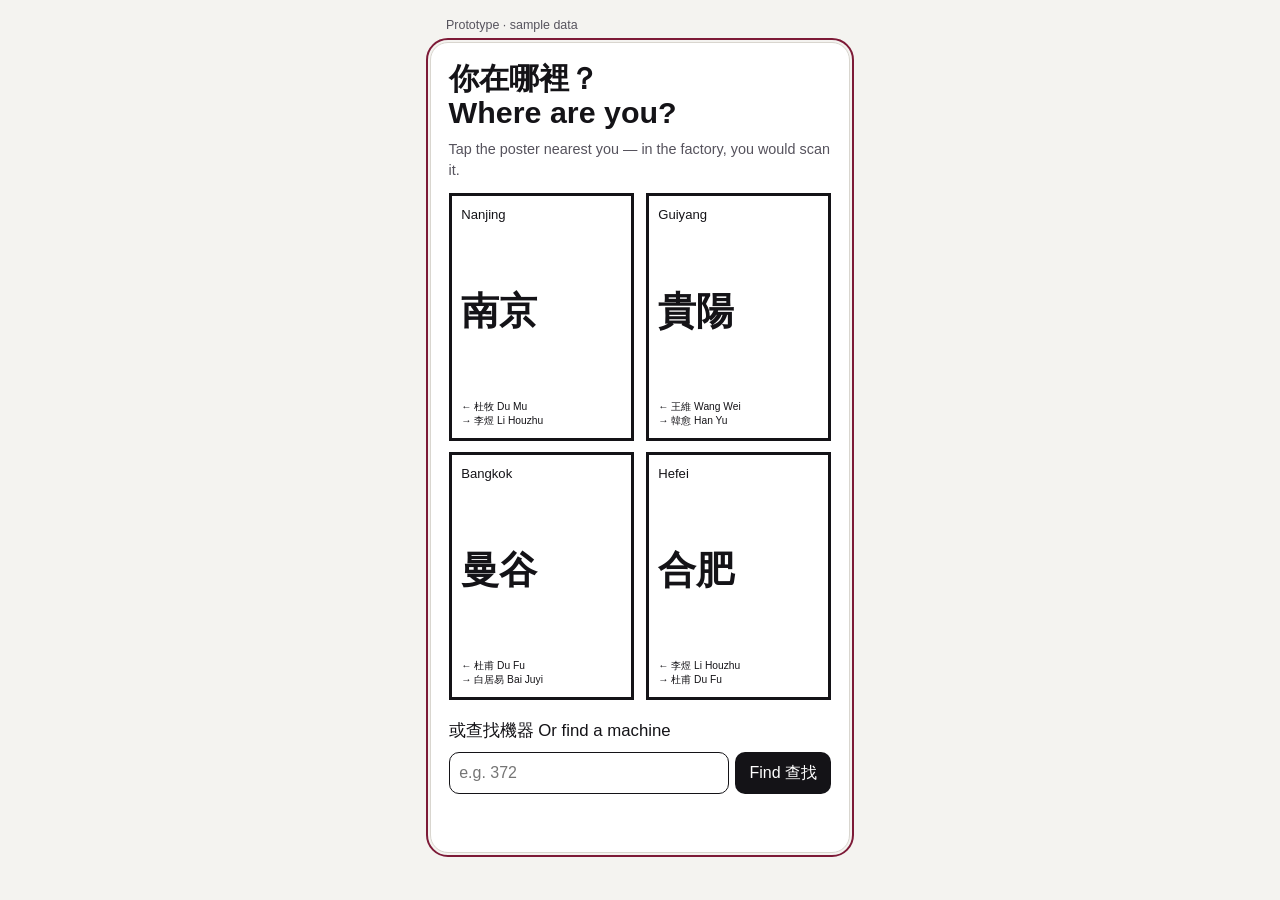
<file: prototypes/factory.html>
<!doctype html>
<html lang="en"><head>
<meta charset="utf-8">
<meta name="viewport" content="width=device-width,initial-scale=1">
<title>Factory directory — prototype · Mike Oustamanolakis, PhD</title>
<meta name="description" content="A working prototype of the bilingual machine directory from the factory wayfinding case study. Sample data only.">
<meta name="robots" content="noindex">
<link rel="canonical" href="https://mikko.gr/work/factory-prototype">
<link rel="icon" href="data:image/svg+xml,%3Csvg xmlns='http://www.w3.org/2000/svg' viewBox='0 0 32 32'%3E%3Crect width='32' height='32' rx='6' fill='%23141317'/%3E%3Ctext x='16' y='23' font-family='Georgia,serif' font-size='19' font-style='italic' text-anchor='middle' fill='%23FBFAF8'%3Em%3C/text%3E%3C/svg%3E">
<style>
/* Prototype of the machine directory. Rebuilt from the original design files;
   all data below is sample data. Self-contained: no dependencies, no build. */
:root{
  --bg:#f4f3f0; --screen:#ffffff; --fg:#141317; --fg-2:#56535d; --rule:#d9d6cf;
  --tag:#fbf0c9; --ok:#dcf2d4; --on:#e1defa; --acc:#7d1a37; --warn:#fde3d7; --warn-fg:#8a2a0a;
  --z:1;
  --sans:"IBM Plex Sans",-apple-system,BlinkMacSystemFont,"Segoe UI","PingFang TC","Noto Sans TC",Helvetica,Arial,sans-serif;
}
@media (prefers-color-scheme:dark){
  :root{--bg:#0c0b0f;--screen:#16151b;--fg:#f4f2ee;--fg-2:#a9a5b0;--rule:#2d2b35;
    --tag:#3a3217;--ok:#1d3419;--on:#2a2650;--acc:#e08aa1;--warn:#3b1f15;--warn-fg:#f3b39a}
}
*{box-sizing:border-box}
html{-webkit-text-size-adjust:100%}
body{margin:0;background:var(--bg);color:var(--fg);font-family:var(--sans);line-height:1.45}
.note{max-width:420px;margin:0 auto;padding:1rem 1rem .5rem;font-size:.78rem;color:var(--fg-2);
  display:flex;justify-content:space-between;gap:1rem}
.note a{color:var(--fg-2)}
.screen{max-width:420px;min-height:calc(100vh - 3.5rem);margin:0 auto;background:var(--screen);
  padding:1.1rem 1.1rem 2.5rem;font-size:calc(1rem * var(--z))}
@media(min-width:460px){.screen{border:1px solid var(--rule);border-radius:18px;min-height:780px;margin-bottom:2rem}}
button,select{font:inherit;color:inherit}
a{color:inherit}
.bar{display:flex;justify-content:space-between;align-items:center;font-size:.82em;margin-bottom:.8rem;min-height:1.6rem}
.back{background:none;border:0;padding:.2rem 0;cursor:pointer;display:flex;gap:.4rem;align-items:center;text-align:left}
.back::before{content:"←";font-size:1.3em;line-height:1}
.link{background:none;border:0;padding:.2rem 0;cursor:pointer;display:flex;gap:.35rem;align-items:center}
.link::after{content:"→";font-size:1.3em;line-height:1}
h1{font-size:1.9em;line-height:1.1;margin:.1rem 0 .6rem;font-weight:600}
h2{font-size:1.05em;font-weight:500;margin:1.2rem 0 .5rem}
.place{border:1.5px solid var(--fg);border-radius:14px;padding:.8rem 1rem;margin-bottom:1rem}
.place small{display:block;font-size:.9em;color:var(--fg-2)}
.place b{display:block;font-weight:400;font-size:2.1em;line-height:1.15}
.sub{font-size:.85em;color:var(--fg-2);margin:0 0 .3rem}
ul.list{list-style:none;padding:0;margin:0}
ul.list li{border-top:1.5px dotted var(--fg-2)}
ul.list button{display:block;width:100%;text-align:left;background:none;border:0;padding:.7rem 0;cursor:pointer}
ul.list .n{display:block;font-size:1.12em;margin-bottom:.35rem}
.tags{display:flex;flex-wrap:wrap;gap:.3rem}
.tag{display:inline-block;font-size:.72em;padding:.18rem .5rem;border-radius:4px;background:var(--tag)}
.tag.ok{background:var(--ok)} .tag.bad{background:var(--warn);color:var(--warn-fg)}
.fw{font-size:.8em;color:var(--fg-2);border-top:1.5px dotted var(--fg-2);padding-top:.5rem;margin-top:.7rem}
.docs{display:flex;gap:.45rem;overflow-x:auto;padding:.6rem 0 .4rem;scroll-snap-type:x mandatory}
.doc{flex:0 0 5.6rem;height:6.6rem;background:var(--tag);border:0;cursor:pointer;font-size:.74em;
  clip-path:polygon(0 0,78% 0,100% 16%,100% 100%,0 100%);scroll-snap-align:start;padding:.4rem;line-height:1.25}
.people{display:flex;gap:1.4rem;margin:.6rem 0;border-bottom:1.5px dotted var(--fg-2);padding-bottom:.7rem}
.person{display:flex;gap:.5rem;align-items:center}
.av{width:2.3rem;height:2.3rem;border-radius:50%;background:var(--on);display:grid;place-items:center;font-size:1em;flex:none}
.person small{display:block;font-size:.66em;color:var(--fg-2)}
.person b{font-weight:400;font-size:1.15em}
.tabs{display:flex;flex-wrap:wrap;gap:.35rem;margin:.3rem 0 .6rem}
.tab{background:var(--tag);border:0;border-radius:4px;padding:.25rem .6rem;font-size:.82em;cursor:pointer}
.tab[aria-selected="true"]{background:var(--on);font-weight:600}
.box{border:1.5px solid var(--fg);border-radius:12px;padding:.8rem .9rem;margin-top:.4rem}
.box .hd{display:flex;justify-content:space-between;align-items:flex-start;gap:.5rem;margin-bottom:.4rem}
.box .hd b{font-size:1.08em;line-height:1.2}
.zoom{display:flex;gap:.4rem;flex:none}
.zoom button{width:2rem;height:2rem;border-radius:50%;border:1.5px solid var(--fg);background:none;cursor:pointer;
  font-size:1.1rem;line-height:1;display:grid;place-items:center}
.box ol{margin:0;padding-left:1.3rem}
.box ol li{margin-bottom:.35rem}
.box ol+ol{margin-top:.8rem}
.alert{background:var(--warn);color:var(--warn-fg);border-radius:10px;padding:.8rem .9rem;margin:.2rem 0 .9rem}
.alert b{display:block;margin-bottom:.2rem}
.alert button{margin-top:.6rem;background:none;border:1.5px solid currentColor;border-radius:6px;padding:.3rem .7rem;cursor:pointer}
label.f{display:block;font-size:.8em;color:var(--fg-2);margin-top:.5rem}
select{width:100%;margin-top:.15rem;padding:.55rem .6rem;border:1.5px solid var(--fg);border-radius:10px;background:var(--screen);font-size:1.02em}
.posters{display:grid;grid-template-columns:1fr 1fr;gap:.7rem;margin-top:.4rem}
.poster{border:3px solid var(--fg);background:var(--screen);aspect-ratio:3/4;display:flex;flex-direction:column;
  padding:.55rem .6rem;text-align:left;cursor:pointer}
.poster .en{font-size:.82em}
.poster .zh{font-size:2.35em;font-weight:700;line-height:1.05;margin:auto 0}
.poster .ex{font-size:.64em;line-height:1.45}
.intro{font-size:.9em;color:var(--fg-2);margin:0 0 .8rem}
.find{display:flex;gap:.4rem;margin:.3rem 0 .2rem}
.find input{flex:1;min-width:0;padding:.55rem .6rem;border:1.5px solid var(--fg);border-radius:10px;background:var(--screen);font:inherit;color:inherit}
.find button{border:0;border-radius:10px;background:var(--fg);color:var(--screen);padding:0 .9rem;cursor:pointer}
.hint{font-size:.75em;color:var(--fg-2);min-height:1.2em;margin:0}
dialog{border:1.5px solid var(--fg);border-radius:14px;background:var(--screen);color:var(--fg);max-width:340px}
dialog::backdrop{background:rgba(0,0,0,.4)}
dialog button{margin-top:.8rem;border:1.5px solid var(--fg);background:none;border-radius:8px;padding:.35rem .8rem;cursor:pointer}
:focus-visible{outline:2px solid var(--acc);outline-offset:2px}
.sr{position:absolute;left:-9999px}
</style>
</head><body>
<div class="note"><span>Prototype · sample data</span></div>
<main class="screen" id="app" tabindex="-1" aria-live="polite"></main>
<dialog id="doc"><p id="doc-t"></p><p style="font-size:.85em">Sample document — not included in this prototype.</p><form method="dialog"><button>Close 關閉</button></form></dialog>

<script>
/* ── sample data ───────────────────────────────────────────── */
const LOC = {
  nanjing: {zh:"南京", en:"Nanjing", factory:"02", floor:3, gate:"C", lift:"03",
    walk:{en:"turn right and walk 60 metres", zh:"右轉步行 60 米"},
    exits:[["杜牧","Du Mu"],["李煜","Li Houzhu"]], machines:["w372","r16","i09","c87"]},
  guiyang: {zh:"貴陽", en:"Guiyang", factory:"02", floor:2, gate:"C", lift:"01",
    walk:{en:"turn left and walk 40 metres", zh:"左轉步行 40 米"},
    exits:[["王維","Wang Wei"],["韓愈","Han Yu"]], machines:["c02","c61","a238"]},
  bangkok: {zh:"曼谷", en:"Bangkok", factory:"05", floor:7, gate:"B", lift:"03",
    walk:{en:"turn left and walk 100 metres", zh:"左轉步行 100 米"},
    exits:[["杜甫","Du Fu"],["白居易","Bai Juyi"]], machines:["w118","r41"]},
  hefei:   {zh:"合肥", en:"Hefei", factory:"05", floor:4, gate:"B", lift:"02",
    walk:{en:"go straight for 30 metres", zh:"直行 30 米"},
    exits:[["李煜","Li Houzhu"],["杜甫","Du Fu"]], machines:["i22","a240"]}
};
const TYPE = {
  weld:{zh:"焊接機器", en:"Welding", ops:[
    ["穿戴適當的安全裝備：焊接面罩、手套和護目鏡。","Wear the right safety gear: welding helmet, gloves and safety glasses."],
    ["檢查機器和電纜是否有損壞或缺陷。","Check the machine and cables for damage or defects."],
    ["確保工作區域通風良好，附近沒有易燃物品。","Make sure the area is ventilated and clear of anything flammable."]]},
  robot:{zh:"工業機器人", en:"Industrial robot", ops:[
    ["確認安全圍欄已關閉，區域內無人員。","Confirm the safety fence is closed and nobody is inside."],
    ["檢查緊急停止按鈕是否正常。","Test the emergency stop button."],
    ["在手動模式下以低速運行測試程序。","Run the test programme at low speed in manual mode."]]},
  inject:{zh:"注塑機", en:"Injection moulding", ops:[
    ["檢查模具溫度和料筒溫度設定。","Check the mould and barrel temperature settings."],
    ["確認安全門聯鎖正常。","Confirm the safety-gate interlock works."],
    ["清除噴嘴附近的殘留物料。","Clear any residual material near the nozzle."]]},
  conv:{zh:"傳送帶", en:"Conveyor belt", ops:[
    ["確認皮帶上無異物。","Make sure the belt is clear of objects."],
    ["檢查緊急拉繩開關。","Check the emergency pull-cord switch."],
    ["啟動前發出警告信號。","Sound the warning signal before starting."]]},
  line:{zh:"生產線機器", en:"Assembly line", ops:[
    ["確認所有工位已就緒。","Confirm every workstation is ready."],
    ["檢查工具和夾具是否完好。","Check tools and fixtures are in good condition."],
    ["按照作業指導書開始生產。","Start production following the work instructions."]]}
};
const MAINT = [["切斷電源並上鎖掛牌。","Isolate the power and apply lock-out, tag-out."],
  ["檢查磨損部件並記錄。","Inspect worn parts and record them."],
  ["完成後在系統中登記維修記錄。","Log the maintenance in the system when finished."]];
const RECV = [["核對送貨單與採購訂單。","Check the delivery note against the purchase order."],
  ["檢查包裝是否完好。","Check the packaging is intact."],
  ["記錄批號並存放到指定位置。","Record the batch number and store it in its assigned place."]];
const M = {
  w372:{t:"weld",n:"372",loc:"nanjing",insp:"2019/09/23",wear:2,fw:"32.43278.1243",sup:["張","Zhang"],shift:["王","Wang"],
    update:{zh:"固件已更新：啟動順序已改變。使用前請閱讀。",en:"Firmware updated: the start-up sequence has changed. Read before use."}},
  r16:{t:"robot",n:"16",loc:"nanjing",insp:"2020/01/14",wear:0,fw:"8.2.19",sup:["張","Zhang"],shift:["李","Li"]},
  i09:{t:"inject",n:"09",loc:"nanjing",insp:"2017/02/20",wear:31,fw:"4.0.7",sup:["陳","Chen"],shift:["王","Wang"]},
  c87:{t:"conv",n:"87",loc:"nanjing",insp:"2019/11/18",wear:4,sup:["陳","Chen"],shift:["李","Li"]},
  c02:{t:"conv",n:"02",loc:"guiyang",insp:"2015/07/09",wear:77,sup:["黃","Huang"],shift:["周","Zhou"]},
  c61:{t:"conv",n:"61",loc:"guiyang",insp:"2017/01/29",wear:11,sup:["黃","Huang"],shift:["周","Zhou"]},
  a238:{t:"line",n:"238",loc:"guiyang",insp:"2020/04/15",wear:22,fw:"2.3.1",sup:["黃","Huang"],shift:["吳","Wu"]},
  w118:{t:"weld",n:"118",loc:"bangkok",insp:"2019/12/02",wear:9,fw:"32.43278.1243",sup:["林","Lin"],shift:["鄭","Zheng"]},
  r41:{t:"robot",n:"41",loc:"bangkok",insp:"2020/02/11",wear:3,fw:"8.2.19",sup:["林","Lin"],shift:["鄭","Zheng"]},
  i22:{t:"inject",n:"22",loc:"hefei",insp:"2018/06/30",wear:18,fw:"4.0.7",sup:["趙","Zhao"],shift:["孫","Sun"]},
  a240:{t:"line",n:"240",loc:"hefei",insp:"2019/08/08",wear:14,fw:"2.3.1",sup:["趙","Zhao"],shift:["孫","Sun"]}
};

/* ── helpers ───────────────────────────────────────────────── */
const $ = s => document.querySelector(s);
const esc = s => String(s).replace(/[&<>"]/g, c => ({"&":"&amp;","<":"&lt;",">":"&gt;",'"':"&quot;"}[c]));
const mname = m => `${TYPE[m.t].zh} ${m.n} ${TYPE[m.t].en}`;
const locline = l => `Factory 工廠 ${l.factory} · ${l.zh} ${l.en}`;
const store = {get(k){try{return sessionStorage.getItem(k)}catch(e){return null}},set(k,v){try{sessionStorage.setItem(k,v)}catch(e){}}};
function tags(m){
  const status = m.wear >= 60 ? '<span class="tag bad">Service due 待維修</span>' : '<span class="tag ok">Good 良好</span>';
  return `<span class="tag">Inspection ${m.insp}</span><span class="tag">${m.wear}% wear</span>${status}`;
}
function zoomBtns(){return `<span class="zoom"><button type="button" data-z="1" aria-label="Larger text 放大">+</button><button type="button" data-z="-1" aria-label="Smaller text 縮小">−</button></span>`}
function go(h){location.hash = h}

/* ── screens ───────────────────────────────────────────────── */
function home(){
  const ps = Object.entries(LOC).map(([k,l]) => `<button class="poster" data-go="#/loc/${k}" aria-label="${l.en} ${l.zh}, Factory ${l.factory}">
    <span class="en">${l.en}</span><span class="zh">${l.zh}</span>
    <span class="ex">← ${l.exits[0][0]} ${l.exits[0][1]}<br>→ ${l.exits[1][0]} ${l.exits[1][1]}</span></button>`).join("");
  return `<h1>你在哪裡？<br>Where are you?</h1>
  <p class="intro">Tap the poster nearest you — in the factory, you would scan it.</p>
  <div class="posters">${ps}</div>
  <h2>或查找機器 Or find a machine</h2>
  <form class="find" id="find"><label class="sr" for="q">Machine number</label>
    <input id="q" inputmode="numeric" placeholder="e.g. 372" autocomplete="off"><button>Find 查找</button></form>
  <p class="hint" id="hint"></p>`;
}
function loc(k){
  const l = LOC[k]; if(!l) return notFound();
  const items = l.machines.map(id => { const m = M[id];
    return `<li><button data-go="#/m/${id}"><span class="n">${esc(mname(m))}</span><span class="tags">${tags(m)}</span></button></li>`}).join("");
  return `<div class="bar"><button class="back" data-go="#/">地點 Location</button><button class="link" data-go="#/dir/${k}">方向 Directions</button></div>
  <div class="place"><small>Factory 工廠 ${l.factory} · Floor ${l.floor} 樓</small><b>${l.zh} ${l.en}</b></div>
  <p class="sub">出口 Exits: ← ${l.exits[0][0]} ${l.exits[0][1]} · → ${l.exits[1][0]} ${l.exits[1][1]}</p>
  <p class="sub" style="margin-top:.9rem">機器在這裡 Machines here</p><ul class="list">${items}</ul>`;
}
function machine(id, tab){
  const m = M[id]; if(!m) return notFound();
  const T = TYPE[m.t], l = LOC[m.loc];
  const lists = {ops:["操作","Operations",T.ops], maint:["機器維修","Maintenance",MAINT], recv:["進貨程序","Receiving",RECV]};
  tab = lists[tab] ? tab : "ops";
  const [tz, te, steps] = lists[tab];
  const tabBtns = Object.entries(lists).map(([k,[z,e]]) =>
    `<button class="tab" role="tab" aria-selected="${k===tab}" data-go="#/m/${id}/${k}">${z} ${e}</button>`).join("");
  const seen = store.get("ack-"+id);
  const alert = m.update && !seen ? `<div class="alert" role="alert"><b>安全更新 Safety update</b>${m.update.zh}<br>${m.update.en}
    <br><button type="button" data-ack="${id}">已閱讀 I have read this</button></div>` : "";
  const docs = [["操作手冊","操作手冊"],["安全手冊","安全手冊"],["Operating manual","Operating manual"],["Safety manual","Safety manual"]]
    .map(([t]) => `<button class="doc" data-doc="${esc(T.en+" "+m.n+" — "+t)}">PDF<br>${t}</button>`).join("");
  return `<div class="bar"><button class="back" data-go="#/loc/${m.loc}">${esc(locline(l))}</button></div>
  <h1>${T.zh} ${m.n}<br>${T.en}</h1>
  ${alert}
  <div class="tags">${tags(m)}</div>
  ${m.fw ? `<p class="fw">安裝的固件 Firmware: ${m.fw}</p>` : `<p class="fw">無軟件 No software</p>`}
  <div class="docs">${docs}</div>
  <div class="people">
    <div class="person"><span class="av" aria-hidden="true">${m.sup[0]}</span><span><small>導師 Supervisor</small><b>${m.sup[0]} ${m.sup[1]}</b></span></div>
    <div class="person"><span class="av" aria-hidden="true">${m.shift[0]}</span><span><small>值班主任 Shift supervisor</small><b>${m.shift[0]} ${m.shift[1]}</b></span></div>
  </div>
  <h2>清單 Checklists</h2>
  <div class="tabs" role="tablist">${tabBtns}</div>
  <div class="box" role="tabpanel"><div class="hd"><b>${tz} ${T.zh} ${m.n}<br>${te} · ${T.en}</b>${zoomBtns()}</div>
    <ol>${steps.map(s=>`<li>${s[1]}</li>`).join("")}</ol>
    <ol>${steps.map(s=>`<li>${s[0]}</li>`).join("")}</ol></div>
  <p style="margin-top:1rem"><button class="link" data-go="#/dir/${m.loc}">How to get here · 如何到達</button></p>`;
}
function route(fromK, toK){
  const a = LOC[fromK], b = LOC[toK];
  if(fromK === toK) return {en:["You are already here."], zh:["你已經在這裡。"]};
  const en = [], zh = [];
  if(a.factory === b.factory){
    en.push(`Walk to lift ${b.lift}`); zh.push(`步行至 ${b.lift} 號電梯。`);
  } else {
    en.push(`Exit the building from gate ${a.gate}`); zh.push(`從 ${a.gate} 門離開建築物。`);
    en.push(`Take a golf car to Factory ${b.factory}`); zh.push(`乘坐高爾夫車前往工廠 ${b.factory}。`);
    en.push(`Enter Factory ${b.factory} from gate ${b.gate}`); zh.push(`從 ${b.gate} 門進入工廠 ${b.factory}。`);
  }
  en.push(`Take lift ${b.lift} to floor ${b.floor}`); zh.push(`乘坐 ${b.lift} 號電梯到達 ${b.floor} 樓。`);
  en.push(`Then ${b.walk.en} until you see ${b.zh} ${b.en}`); zh.push(`${b.walk.zh}，直到看到「${b.zh}」。`);
  return {en, zh};
}
function dir(fromK, toK){
  if(!LOC[fromK]) return notFound();
  const keys = Object.keys(LOC);
  toK = LOC[toK] ? toK : keys.find(k => k !== fromK);
  const opt = sel => keys.map(k => `<option value="${k}"${k===sel?" selected":""}>${esc(locline(LOC[k]))}</option>`).join("");
  const r = route(fromK, toK);
  return `<div class="bar"><button class="back" data-go="#/loc/${fromK}">${LOC[fromK].zh} ${LOC[fromK].en}</button></div>
  <h1>方向<br>Directions</h1>
  <label class="f" for="from">從 From</label><select id="from">${opt(fromK)}</select>
  <label class="f" for="to">到 To</label><select id="to">${opt(toK)}</select>
  <div class="box" style="margin-top:1rem"><div class="hd"><b>${esc(LOC[toK].zh)} ${esc(LOC[toK].en)}</b>${zoomBtns()}</div>
    <ol>${r.en.map(s=>`<li>${esc(s)}</li>`).join("")}</ol>
    <ol>${r.zh.map(s=>`<li>${esc(s)}</li>`).join("")}</ol></div>
  <p class="intro" style="margin-top:.8rem">Lost? Show this screen to anyone — the steps are in both languages.</p>`;
}
function notFound(){return `<div class="bar"><button class="back" data-go="#/">Start</button></div><h1>Not found<br>找不到</h1>`}

/* ── router ────────────────────────────────────────────────── */
function render(){
  const p = location.hash.replace(/^#\/?/, "").split("/");
  const html = !p[0] ? home() : p[0]==="loc" ? loc(p[1]) : p[0]==="m" ? machine(p[1], p[2]) : p[0]==="dir" ? dir(p[1], p[2]) : notFound();
  const app = $("#app"); app.innerHTML = html;
  if(p[0] !== "m" || !p[2]) { window.scrollTo(0,0); app.focus({preventScroll:true}); }
  const f = $("#find");
  if(f) f.addEventListener("submit", e => { e.preventDefault();
    const q = $("#q").value.trim().replace(/^0+(?=\d)/,"");
    const hit = Object.entries(M).find(([,m]) => m.n.replace(/^0+(?=\d)/,"") === q);
    if(hit) go("#/m/"+hit[0]); else $("#hint").textContent = q ? `No machine ${q} · 找不到機器 ${q}` : "";
  });
  const fr = $("#from"), to = $("#to");
  if(fr) [fr,to].forEach(s => s.addEventListener("change", () => go(`#/dir/${fr.value}/${to.value}`)));
}
document.addEventListener("click", e => {
  const t = e.target.closest("[data-go],[data-z],[data-doc],[data-ack]"); if(!t) return;
  if(t.dataset.go) go(t.dataset.go);
  else if(t.dataset.z){ const r = document.documentElement.style;
    const z = Math.min(1.5, Math.max(.85, (parseFloat(getComputedStyle(document.documentElement).getPropertyValue("--z"))||1) + .15*t.dataset.z));
    r.setProperty("--z", z.toFixed(2)); }
  else if(t.dataset.doc){ $("#doc-t").textContent = t.dataset.doc; $("#doc").showModal(); }
  else if(t.dataset.ack){ store.set("ack-"+t.dataset.ack, "1"); render(); }
});
addEventListener("hashchange", render);
render();
</script>
</body></html>
</file>
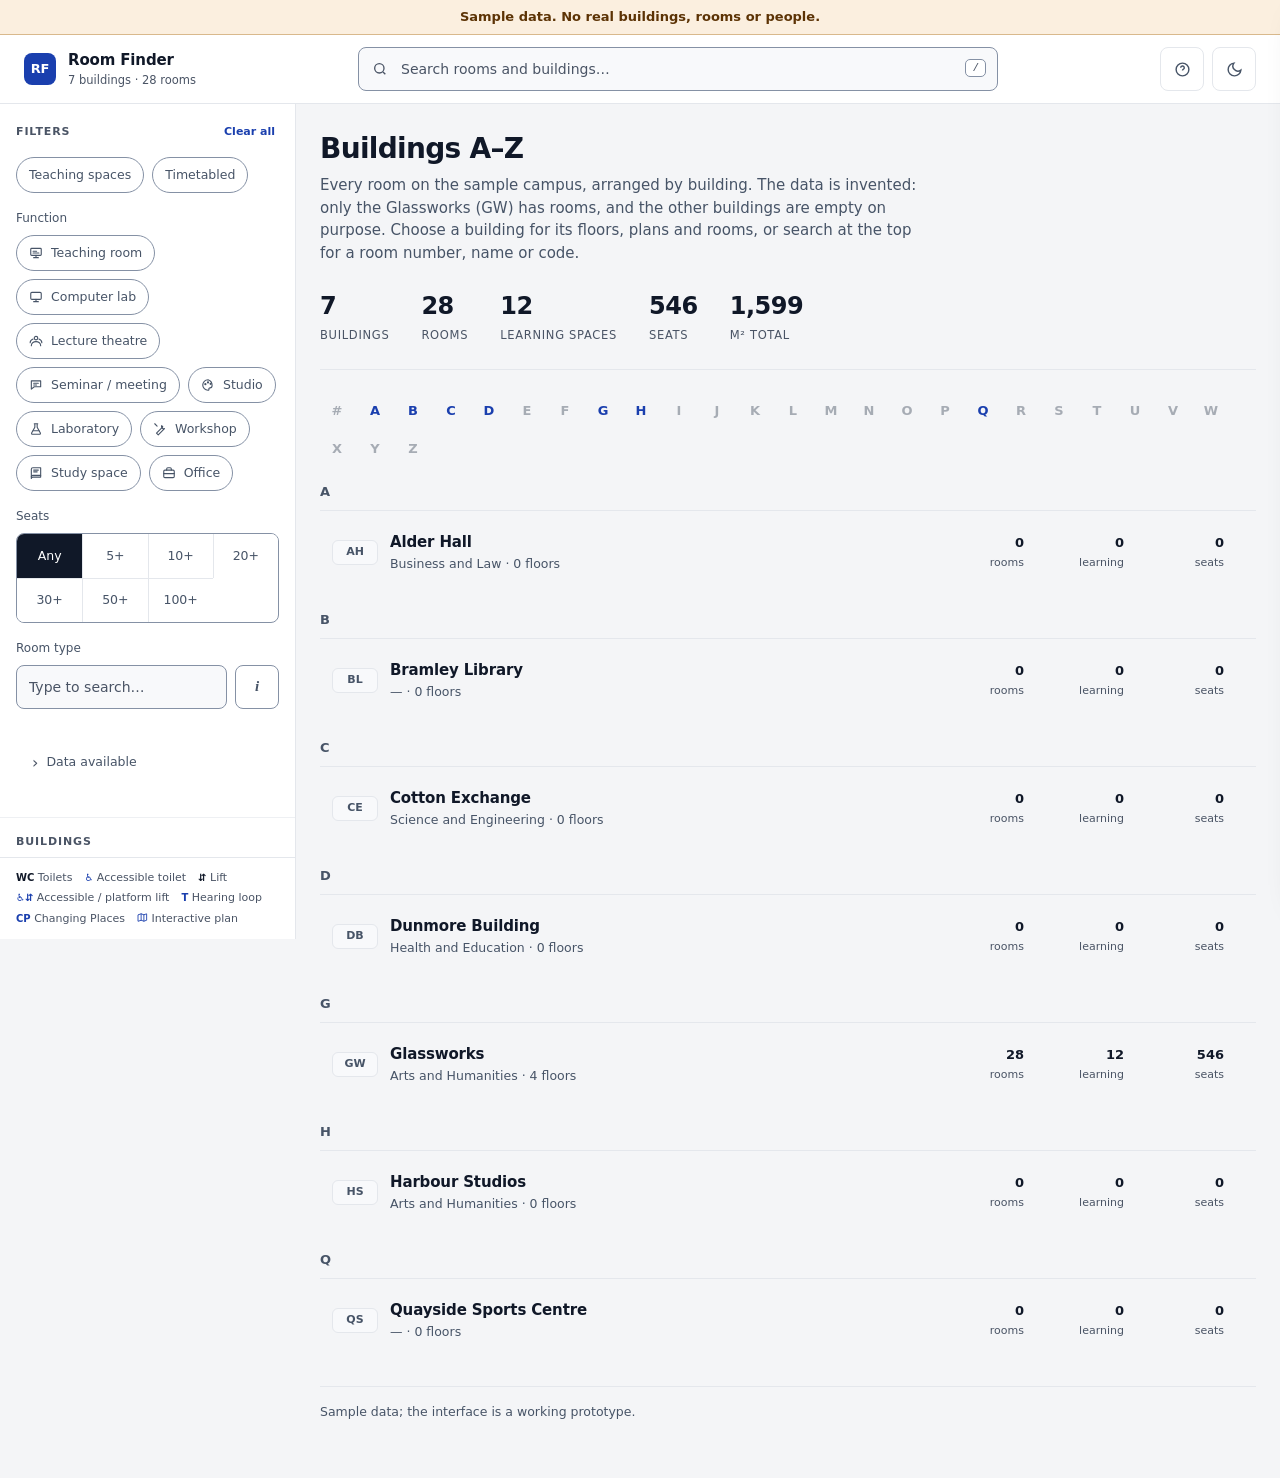
<file: prototypes/room-finder.html>
<!DOCTYPE html>
<html lang="en-GB">
<head>
<meta name="robots" content="noindex">
<meta charset="utf-8">
<meta name="viewport" content="width=device-width, initial-scale=1">
<title>Room Finder · prototype with sample data</title>
<style>
  /* ============================ tokens ============================ */
  :root {
    /* surfaces */
    --bg:#f4f5f7; --panel:#ffffff; --panel2:#f8f9fb; --line:#e4e7ec; --line2:#eef0f3; --line-strong:#8591a5;
    /* text (all >= 7:1 on their surfaces) */
    --tx:#101828; --tx2:#475467; --mut:#4a5465;
    /* one accent */
    --acc:#1f4fd8; --acc-soft:#e8eefc; --acc-tx:#1a3fae; --link:#1a3fae;
    /* semantic, used sparingly */
    --ok:#0d5c42; --ok-soft:#e3f5ec; --warn:#8b3706; --warn-soft:#fdf1e2; --info:#0b5382; --info-soft:#e5f1fa;
    --hot:#ff6a00; --hot-tx:#8a3900;
    /* shape: three radii, one shadow */
    --r:12px; --r-sm:8px; --r-pill:999px;
    --shadow:0 1px 2px rgba(16,24,40,.06), 0 1px 3px rgba(16,24,40,.08);
    --shadow-lg:0 12px 32px -8px rgba(16,24,40,.22), 0 4px 12px -4px rgba(16,24,40,.12);
    /* rhythm */
    --s1:4px; --s2:8px; --s3:12px; --s4:16px; --s5:24px; --s6:32px;
    --topH:65px;
    color-scheme: light;
  }
  :root[data-theme="dark"] {
    --bg:#0e1117; --panel:#161b24; --panel2:#1b2130; --line:#252d3b; --line2:#1f2633; --line-strong:#6e788a;
    --tx:#e6e9ef; --tx2:#aab3c2; --mut:#a6acb8;
    --acc:#6f93ff; --acc-soft:#1c2744; --acc-tx:#9db4ff; --link:#9db4ff;
    --ok:#6ecfa0; --ok-soft:#14352a; --warn:#f3aa67; --warn-soft:#3a2a17; --info:#81c1eb; --info-soft:#15303f;
    --hot:#ff8a3d; --hot-tx:#ffa366;
    --shadow:0 1px 2px rgba(0,0,0,.4); --shadow-lg:0 16px 40px -8px rgba(0,0,0,.6);
    color-scheme: dark;
  }

  /* ============================ base ============================ */
  * { box-sizing:border-box; }
  html, body { height:100%; }
  body { margin:0; font:14px/1.5 Inter, ui-sans-serif, system-ui, -apple-system, "Segoe UI", Roboto, Helvetica, Arial, sans-serif; background:var(--bg); color:var(--tx); -webkit-font-smoothing:antialiased; }
  a { color:var(--link); text-decoration:none; }
  a:hover { text-decoration:underline; }
  button, input, select { font:inherit; color:inherit; }
  :focus-visible { outline:3px solid var(--acc); outline-offset:2px; border-radius:var(--r-sm); }
  ::placeholder { color:var(--mut); opacity:1; }
  input, select { border-color:var(--line-strong); }
  .num { font-variant-numeric:tabular-nums; }
  .mono { font-family: ui-monospace, "SF Mono", Menlo, Consolas, monospace; font-size:12.5px; }
  .sr-only { position:absolute !important; width:1px; height:1px; padding:0; margin:-1px; overflow:hidden; clip:rect(0,0,0,0); white-space:nowrap; border:0; }
  .skip { position:absolute; left:12px; top:-60px; z-index:100; background:var(--tx); color:var(--panel); padding:10px 14px; border-radius:var(--r-sm); font-weight:600; }
  .skip:focus { top:12px; text-decoration:none; }
  svg.i { width:15px; height:15px; flex:none; stroke:currentColor; fill:none; stroke-width:1.9; stroke-linecap:round; stroke-linejoin:round; }
  .eyebrow { font-size:11px; font-weight:600; letter-spacing:.08em; text-transform:uppercase; color:var(--mut); }
  @media (prefers-reduced-motion: reduce) { *, *::before, *::after { animation:none !important; transition:none !important; scroll-behavior:auto !important; } }

  /* shared control shapes ------------------------------------------------ */
  .btn { min-height:44px; padding:0 14px; display:inline-flex; align-items:center; justify-content:center; gap:var(--s2); border:1px solid var(--line-strong); background:var(--panel); border-radius:var(--r-sm); cursor:pointer; color:var(--tx); font-size:13px; }
  .btn:hover { border-color:var(--acc); color:var(--acc-tx); text-decoration:none; }
  .ibtn { height:44px; min-width:44px; padding:0 10px; display:inline-flex; align-items:center; justify-content:center; gap:var(--s2); border:1px solid var(--line); background:var(--panel); border-radius:var(--r-sm); cursor:pointer; color:var(--tx2); }
  .ibtn:hover { border-color:var(--line-strong); color:var(--tx); text-decoration:none; }
  .ibtn.on { background:var(--acc-soft); border-color:transparent; color:var(--acc-tx); }
  .ibtn svg { width:17px; height:17px; }
  .field { width:100%; height:44px; padding:0 var(--s3); border:1px solid var(--line-strong); border-radius:var(--r-sm); background:var(--panel2); outline:none; }
  .field:focus { border-color:var(--acc); background:var(--panel); }
  .field:focus-visible { outline:3px solid var(--acc); outline-offset:1px; }   /* 2.4.7: a border tint alone was too faint to find */
  .chip { font-size:12.5px; padding:8px 12px; min-height:36px; position:relative; border-radius:var(--r-pill); border:1px solid var(--line-strong); background:var(--panel); cursor:pointer; color:var(--tx2); line-height:1.2; display:inline-flex; align-items:center; gap:var(--s2); }
  .chip::before { content:""; position:absolute; inset:-4px; }       /* 44px hit area */
  .chip:hover { border-color:var(--tx2); color:var(--tx); }
  .chip.on { background:var(--tx); color:var(--panel); border-color:var(--tx); }
  .chip svg.i { width:14px; height:14px; }
  .chips { display:flex; flex-wrap:wrap; gap:var(--s2); }
  .seg { display:flex; border:1px solid var(--line-strong); border-radius:var(--r-sm); overflow:hidden; }
  .seg.wrap { display:grid; grid-template-columns:repeat(4, 1fr); }
  .seg.wrap button { border-left:1px solid var(--line); border-top:1px solid var(--line); }
  .seg.wrap button:nth-child(4n+1) { border-left:0; }
  .seg.wrap button:nth-child(-n+4) { border-top:0; }
  .seg button { flex:1; height:44px; min-width:44px; border:0; background:var(--panel); cursor:pointer; color:var(--tx2); font-size:12.5px; line-height:1.1; padding:0 var(--s2); }
  .seg button + button { border-left:1px solid var(--line); }
  .seg button:hover { background:var(--panel2); color:var(--tx); }
  .seg button.on { background:var(--tx); color:var(--panel); }
  .seg small { display:block; font-size:9.5px; letter-spacing:.04em; color:var(--tx2); }
  .seg button.on small { color:var(--panel); }

  /* ============================ top bar ============================ */
  .top { position:sticky; top:0; z-index:30; display:flex; align-items:center; gap:var(--s3); padding:var(--s3) var(--s5); min-height:var(--topH); background:var(--panel); border-bottom:1px solid var(--line); }
  .brand { display:flex; align-items:center; gap:var(--s3); white-space:nowrap; color:var(--tx); }
  .brand:hover { text-decoration:none; }
  .brand .logo { width:32px; height:32px; border-radius:var(--r-sm); background:#1a3fae; display:grid; place-items:center; color:#fff; font-weight:800; font-size:13px; letter-spacing:-.02em; }
  .brand h1 { margin:0; font-size:15px; font-weight:650; letter-spacing:-.01em; }
  .brand small { display:block; font-size:11.5px; color:var(--mut); font-weight:400; }
  .searchbox { flex:1; position:relative; max-width:640px; margin:0 auto; }
  .searchbox input { padding-left:42px; padding-right:44px; }
  .searchbox > svg { position:absolute; left:14px; top:14px; width:16px; height:16px; color:var(--mut); pointer-events:none; }
  .searchbox kbd { position:absolute; right:12px; top:12px; font:11px ui-monospace, Menlo, monospace; color:var(--mut); border:1px solid var(--line-strong); border-radius:5px; padding:2px 6px; background:var(--panel); }
  .top .right { display:flex; align-items:center; gap:var(--s2); }
  .searchbox { min-width:0; }
  @media (max-width:360px) { .top { gap:var(--s2); padding:var(--s2) var(--s3); } .top .right { gap:4px; } }   /* 1.4.10: 320px without sideways scroll */

  /* ============================ shell ============================ */
  .shell { display:grid; grid-template-columns:296px minmax(0,1fr); max-width:1560px; margin:0 auto; }
  aside.side { position:sticky; top:var(--topH); height:calc(100vh - var(--topH)); overflow:hidden; display:flex; flex-direction:column; border-right:1px solid var(--line); background:var(--panel); }
  .side .scroll { overflow-y:auto; flex:1; scrollbar-width:thin; }
  .side section { padding:var(--s4) var(--s4) 0; }
  .side section + section { border-top:1px solid var(--line2); margin-top:var(--s4); }
  .side h2 { margin:0 0 var(--s3); display:flex; justify-content:space-between; align-items:center; gap:var(--s2); }
  .side h2 .lnk { border:0; background:none; color:var(--link); cursor:pointer; font-size:11px; padding:4px; text-transform:none; letter-spacing:0; }
  .side .grp { margin:0 0 var(--s4); }
  .side .grp > .lab { display:block; font-size:12px; color:var(--tx2); margin-bottom:var(--s2); }
  details.more { margin:0 0 var(--s4); }
  details.more summary { cursor:pointer; font-size:12.5px; color:var(--tx2); padding:10px 0; list-style:none; display:flex; align-items:center; gap:var(--s2); min-height:44px; }
  details.more summary::-webkit-details-marker { display:none; }
  details.more summary::before { content:"›"; display:inline-block; transition:transform .12s; color:var(--mut); font-size:16px; }
  details.more[open] summary::before { transform:rotate(90deg); }
  details.more .chips { padding-bottom:var(--s2); }

  /* type combobox */
  .typebox { position:relative; display:flex; gap:var(--s2); }
  .typebox input { flex:1; min-width:0; padding-right:40px; }
  .typebox.has input { font-weight:600; color:var(--tx); background:var(--acc-soft); border-color:var(--acc); }
  .typebox .clr { position:absolute; right:52px; top:0; width:40px; height:44px; border:0; background:none; color:var(--mut); cursor:pointer; border-radius:var(--r-sm); line-height:1; font-size:17px; }
  .typebox .clr:hover { background:var(--line2); color:var(--tx); }
  .typebox.has .clr { display:block; }
  .typebox .clr { display:none; }
  .typebox .info { width:44px; height:44px; flex:none; border:1px solid var(--line-strong); border-radius:var(--r-sm); background:var(--panel); color:var(--tx2); cursor:pointer; font:italic 700 15px Georgia, serif; }
  .typebox .info:hover { border-color:var(--acc); color:var(--acc-tx); }
  .sugg { position:absolute; left:0; right:52px; top:48px; z-index:20; background:var(--panel); border:1px solid var(--line-strong); border-radius:var(--r-sm); box-shadow:var(--shadow-lg); max-height:280px; overflow-y:auto; display:none; padding:var(--s1); }
  .sugg.open { display:block; }
  .sugg div { display:flex; justify-content:space-between; align-items:center; gap:var(--s3); padding:11px 10px; min-height:44px; border-radius:6px; cursor:pointer; font-size:13px; }
  .sugg div:hover, .sugg div.hi { background:var(--acc-soft); color:var(--acc-tx); }
  .sugg div span { color:var(--mut); flex:none; }
  .sugg div span.l { color:inherit; flex:1; min-width:0; }
  .sugg mark { background:none; color:inherit; font-weight:700; }
  .sugg .hint { padding:6px 10px; min-height:0; font-size:11px; text-transform:uppercase; letter-spacing:.07em; color:var(--mut); cursor:default; }
  .sugg .hint:hover { background:none; }

  /* tree */
  #tree { padding:0 var(--s2) var(--s4); }
  .troot, .bhead, .flr { display:flex; align-items:center; gap:var(--s2); padding:6px var(--s2); min-height:44px; border-radius:var(--r-sm); cursor:pointer; user-select:none; }
  .troot:hover, .bhead:hover, .flr:hover { background:var(--panel2); }
  .troot { font-weight:600; }
  .bhead .caret { width:14px; height:14px; display:inline-grid; place-items:center; color:var(--mut); opacity:.5; transition:transform .12s; flex:none; }
  .bhead .caret svg { width:9px; height:9px; }
  .bhead .caret.open { transform:rotate(90deg); opacity:.8; }
  .bhead .code { font-size:10.5px; font-weight:700; color:var(--mut); min-width:34px; }
  .bname { flex:1; min-width:0; overflow:hidden; text-overflow:ellipsis; white-space:nowrap; font-weight:500; }
  .cnt { font-size:11.5px; color:var(--mut); font-variant-numeric:tabular-nums; margin-left:auto; }
  .sel { background:var(--acc-soft) !important; color:var(--acc-tx); }
  .sel .cnt, .sel .code, .sel .caret { color:var(--acc-tx); }
  .flrs { display:none; margin:0 0 var(--s1) 22px; border-left:1px solid var(--line); padding-left:var(--s1); }
  .flrs.open { display:block; }
  .flr { padding:4px var(--s2); font-size:13px; }
  .flo { display:inline-block; min-width:30px; text-align:center; font-size:11px; font-weight:600; padding:2px 6px; border-radius:6px; background:var(--panel2); border:1px solid var(--line); color:var(--tx2); }
  .flr .ics { display:flex; gap:5px; align-items:center; }
  .flr .map { color:var(--link); opacity:.7; display:inline-flex; }
  .flr .map svg { width:12px; height:12px; }
  .ic { font-size:10px; font-weight:700; line-height:1; color:var(--tx); }   /* 1.4.6: 10px labels need the full ink */
  .ic.a { color:var(--link); }
  .side .foot { padding:var(--s3) var(--s4); border-top:1px solid var(--line); font-size:11px; color:var(--mut); display:flex; flex-wrap:wrap; gap:var(--s1) var(--s3); }
  .side .foot svg { width:11px; height:11px; vertical-align:-1px; }

  /* ============================ main ============================ */
  main { min-width:0; padding:var(--s5); }

  /* --- A–Z index (landing) --- */
  .dash h2 { margin:0 0 var(--s1); font-size:28px; font-weight:650; letter-spacing:-.025em; }
  .dash .lede { margin:0 0 var(--s5); color:var(--tx2); font-size:15px; max-width:64ch; }
  .totals { display:flex; gap:var(--s6); flex-wrap:wrap; padding-bottom:var(--s5); border-bottom:1px solid var(--line); margin-bottom:var(--s4); }
  .totals div b { display:block; font-size:24px; font-weight:650; letter-spacing:-.02em; font-variant-numeric:tabular-nums; }
  .totals div span { font-size:11.5px; color:var(--mut); text-transform:uppercase; letter-spacing:.06em; }
  .alpha { position:sticky; top:var(--topH); z-index:9; display:flex; flex-wrap:wrap; gap:var(--s1); padding:var(--s2) 0 var(--s4); background:var(--bg); }
  .alpha button { min-width:34px; height:34px; padding:0 var(--s2); border:1px solid transparent; background:none; border-radius:6px; cursor:pointer; color:var(--link); font-size:13px; font-weight:600; position:relative; }
  .alpha button::before { content:""; position:absolute; inset:-5px; }
  .alpha button:hover { background:var(--acc-soft); }
  .alpha button[disabled] { color:var(--mut); opacity:.45; cursor:default; }
  .alpha button[disabled]:hover { background:none; }
  .idxgrp { margin-bottom:var(--s5); }
  .idxgrp h3 { margin:0 0 var(--s2); font-size:13px; font-weight:700; color:var(--tx2); border-bottom:1px solid var(--line); padding-bottom:var(--s2); }
  .idx { list-style:none; margin:0; padding:0; }
  .idxrow { display:grid; grid-template-columns:46px minmax(0,1fr) repeat(3, 88px) auto; align-items:center; gap:var(--s3); padding:var(--s3); min-height:56px; border-radius:var(--r-sm); color:var(--tx); }
  .idxrow:hover { background:var(--panel); box-shadow:var(--shadow); text-decoration:none; }
  .idxrow .code { font-size:11px; font-weight:700; color:var(--tx2); background:var(--panel2); border:1px solid var(--line); border-radius:6px; padding:3px 0; text-align:center; }
  .idxrow .nm { min-width:0; }
  .idxrow .nm b { display:block; font-size:15px; font-weight:600; letter-spacing:-.01em; overflow:hidden; text-overflow:ellipsis; white-space:nowrap; }
  .idxrow .nm span { font-size:12.5px; color:var(--tx2); }
  .idxrow .n { text-align:right; font-variant-numeric:tabular-nums; font-size:13px; color:var(--tx2); }
  .idxrow .n b { display:block; color:var(--tx); font-weight:600; }
  .idxrow .n em { font-style:normal; font-size:11px; color:var(--mut); }
  .idxrow .marks { display:flex; gap:var(--s1); color:var(--mut); }
  .idxrow .marks svg { width:15px; height:15px; }
  .idxrow:hover .marks { color:var(--tx2); }
  .dashfoot { margin-top:var(--s6); padding-top:var(--s4); border-top:1px solid var(--line); font-size:12.5px; color:var(--tx2); display:flex; gap:var(--s5); flex-wrap:wrap; }

  /* --- context header (building / floor / results) --- */
  .ctx { margin-bottom:var(--s4); }
  .crumb { display:flex; align-items:center; gap:var(--s2); font-size:12.5px; color:var(--tx2); flex-wrap:wrap; margin-bottom:var(--s2); }
  .crumb a { color:var(--tx2); cursor:pointer; display:inline-flex; align-items:center; min-height:24px; }   /* 2.5.8 */
  .crumb a:hover { color:var(--acc-tx); }
  .crumb .sep { color:var(--mut); }
  .ctx h2 { margin:0 0 var(--s2); font-size:24px; font-weight:650; letter-spacing:-.025em; display:flex; align-items:center; gap:var(--s3); flex-wrap:wrap; }
  .ctx h2 .code { font-size:11px; font-weight:700; color:var(--tx2); background:var(--panel2); border:1px solid var(--line); border-radius:6px; padding:3px 8px; }
  .ctx .meta { color:var(--tx2); font-size:13px; display:flex; gap:var(--s2) var(--s4); flex-wrap:wrap; align-items:center; }
  .ctx .meta a { display:inline-flex; align-items:center; min-height:24px; }   /* 2.5.8 */
  .ctx .meta .dot { color:var(--mut); }
  .figures { display:flex; gap:var(--s5); flex-wrap:wrap; margin-top:var(--s3); font-size:13px; color:var(--tx2); }
  .figures b { color:var(--tx); font-weight:650; font-variant-numeric:tabular-nums; }
  .floorbar { display:flex; align-items:center; gap:var(--s2); flex-wrap:wrap; margin-top:var(--s4); }
  .floorbar .lab { font-size:12px; color:var(--tx2); margin-right:var(--s1); }
  .floorbar button { min-width:44px; height:36px; padding:0 var(--s3); border:1px solid var(--line-strong); background:var(--panel); border-radius:var(--r-sm); cursor:pointer; font-size:13px; font-weight:600; color:var(--tx2); position:relative; }
  .floorbar button::before { content:""; position:absolute; inset:-4px; }
  .floorbar button:hover { border-color:var(--tx2); color:var(--tx); }
  .floorbar button.on { background:var(--tx); color:var(--panel); border-color:var(--tx); }
  .floorbar button .fdot { display:inline-block; width:5px; height:5px; border-radius:50%; background:var(--link); margin-left:5px; vertical-align:2px; }
  .floorbar button.on .fdot { background:var(--panel); }

  /* panels */
  .panel { background:var(--panel); border:1px solid var(--line); border-radius:var(--r); padding:var(--s4); margin-bottom:var(--s4); }
  .panel > h3 { margin:0 0 var(--s3); font-size:13px; font-weight:600; display:flex; align-items:center; gap:var(--s3); }
  .panel > h3 .sp { flex:1; }
  details.docs summary { cursor:pointer; font-size:13px; color:var(--tx2); min-height:44px; display:flex; align-items:center; gap:var(--s2); list-style:none; }
  details.docs summary::-webkit-details-marker { display:none; }
  details.docs summary::before { content:"›"; transition:transform .12s; color:var(--mut); font-size:16px; }
  details.docs[open] summary::before { transform:rotate(90deg); }
  .docs-list { display:flex; flex-wrap:wrap; gap:var(--s2); padding-top:var(--s3); }
  .doc { display:inline-flex; align-items:center; gap:var(--s2); padding:10px var(--s3); min-height:44px; border:1px solid var(--line); border-radius:var(--r-sm); background:var(--panel2); font-size:12.5px; color:var(--tx); }
  .doc:hover { border-color:var(--line-strong); text-decoration:none; }
  .doc .k { font-size:10px; font-weight:700; padding:2px 5px; border-radius:4px; background:var(--panel); border:1px solid var(--line); color:var(--tx2); }
  .doc .n { color:var(--mut); }
  .doc svg.i { width:13px; height:13px; color:var(--link); }
  .plans { display:grid; grid-template-columns:repeat(auto-fill, minmax(168px,1fr)); gap:var(--s3); }
  .plan { border:1px solid var(--line); border-radius:var(--r-sm); overflow:hidden; background:var(--panel2); display:block; color:inherit; }
  .plan:hover { border-color:var(--acc); text-decoration:none; }
  .plan img { width:100%; aspect-ratio:4/3; object-fit:cover; object-position:top; display:block; background:#fff; }
  .plan .cap { padding:var(--s2) var(--s3); font-size:12px; display:flex; justify-content:space-between; gap:var(--s2); }
  .plan .cap b { font-weight:600; }
  .amen { display:flex; flex-wrap:wrap; gap:var(--s2); margin-top:var(--s3); }
  .amen span { font-size:12px; padding:5px 10px; border-radius:var(--r-pill); background:var(--panel2); border:1px solid var(--line); color:var(--tx2); }

  /* interactive floor plan */
  .fpwrap { position:relative; border:1px solid var(--line); border-radius:var(--r-sm); background:#fff; overflow:auto; max-height:72vh; scrollbar-width:thin; }
  .fp { position:relative; width:100%; user-select:none; }
  .fp img { display:block; width:100%; height:auto; }
  .fp .hot { position:absolute; min-width:24px; min-height:24px; border-radius:3px; cursor:pointer; border:1.5px solid transparent; transition:background .1s, border-color .1s; }
  .fp .hot.in { background:rgba(31,79,216,.16); border-color:rgba(31,79,216,.5); }
  .fp .hot:hover { background:rgba(31,79,216,.35); border-color:rgba(31,79,216,.9); z-index:2; }
  .fp .hot.cur { background:rgba(255,106,0,.28); border-color:var(--hot); box-shadow:0 0 0 4px rgba(255,106,0,.25); z-index:3; animation:pulse 1.6s ease-in-out infinite; }
  .fp .hot.dim { opacity:.4; }
  @keyframes pulse { 0%,100% { box-shadow:0 0 0 4px rgba(255,106,0,.25); } 50% { box-shadow:0 0 0 10px rgba(255,106,0,.06); } }
  .fpwrap .expand { position:absolute; right:var(--s3); top:var(--s3); z-index:4; height:44px; padding:0 var(--s3); border:1px solid var(--line-strong); background:var(--panel); border-radius:var(--r-sm); cursor:pointer; font-size:12.5px; display:inline-flex; align-items:center; gap:var(--s2); box-shadow:var(--shadow); color:var(--tx); }
  .fpwrap .expand:hover { border-color:var(--acc); color:var(--acc-tx); }
  .fpwrap .expand svg { width:14px; height:14px; }
  .fptip { position:fixed; z-index:70; pointer-events:none; background:var(--tx); color:var(--panel); font-size:12px; padding:var(--s2) 10px; border-radius:6px; box-shadow:var(--shadow-lg); display:none; max-width:260px; line-height:1.35; }
  .fptip b { display:block; font-size:13px; }
  .fptip.show { display:block; }
  .fpnote { font-size:12px; color:var(--tx2); margin-top:var(--s2); display:flex; gap:var(--s3); flex-wrap:wrap; align-items:center; }
  .fpnote i { display:inline-block; width:12px; height:12px; border-radius:3px; vertical-align:-2px; margin-right:var(--s1); }
  .fpnote i.in { background:rgba(31,79,216,.25); border:1px solid rgba(31,79,216,.6); }
  .fpnote i.cur { background:rgba(255,106,0,.35); border:1px solid var(--hot); }
  .tools { display:inline-flex; gap:var(--s1); }
  .tools button { border:1px solid var(--line-strong); background:var(--panel); border-radius:6px; padding:0 var(--s3); min-height:44px; min-width:44px; font-size:12px; cursor:pointer; color:var(--tx2); }
  .tools button.on { background:var(--tx); color:var(--panel); border-color:var(--tx); }

  /* --- results --- */
  .toolbar { display:flex; align-items:center; gap:var(--s3); margin:0 0 var(--s3); flex-wrap:wrap; }
  .toolbar .count { font-size:13px; color:var(--tx2); }
  .toolbar .count b { color:var(--tx); font-weight:650; }
  .toolbar .spacer { flex:1; }
  .toolbar select { height:44px; border:1px solid var(--line-strong); border-radius:var(--r-sm); background:var(--panel); padding:0 var(--s2); }
  .active { display:flex; gap:var(--s2); flex-wrap:wrap; }
  .active .chip { font-size:12px; border-color:var(--line); }
  .active .chip:hover { border-color:var(--warn); color:var(--warn); }
  .bmatch { display:flex; align-items:center; gap:var(--s2); flex-wrap:wrap; font-size:13px; color:var(--tx2); background:var(--acc-soft); border-radius:var(--r-sm); padding:var(--s2) var(--s3); margin-bottom:var(--s3); }
  .bmatch b { color:var(--acc-tx); }
  .bmatch button { min-height:36px; padding:6px 12px; border:1px solid transparent; background:var(--panel); border-radius:var(--r-pill); cursor:pointer; font-size:12.5px; font-weight:600; color:var(--acc-tx); position:relative; }
  .bmatch button::before { content:""; position:absolute; inset:-4px; }
  .bmatch button:hover { border-color:var(--acc); }
  .bmatch button small { font-weight:400; color:var(--tx2); margin-left:var(--s1); }

  .tablewrap { background:var(--panel); border:1px solid var(--line); border-radius:var(--r); overflow:clip; }
  table { width:100%; border-collapse:collapse; }
  th, td { padding:10px var(--s3); text-align:left; border-bottom:1px solid var(--line2); vertical-align:middle; }
  th { position:sticky; top:var(--topH); z-index:5; height:44px; background:var(--panel2); font-size:11.5px; font-weight:600; text-transform:uppercase; letter-spacing:.05em; color:var(--tx2); cursor:pointer; user-select:none; white-space:nowrap; }
  th:hover { color:var(--tx); }
  th .arr { color:var(--link); margin-left:var(--s1); }
  tbody tr { cursor:pointer; }
  tbody tr:hover td { background:var(--panel2); }
  tbody tr:last-child td { border-bottom:0; }
  td.num, th.num { text-align:right; }
  .sid { font-weight:600; white-space:nowrap; display:flex; align-items:center; gap:var(--s2); }
  .sid .thumb { width:34px; height:34px; border-radius:6px; object-fit:cover; object-position:top; border:1px solid var(--line); background:#fff; flex:none; }
  .sid .noimg { width:34px; height:34px; flex:none; }
  .marks { display:inline-flex; gap:var(--s2); margin-left:var(--s2); font-size:11px; color:var(--mut); font-weight:500; font-variant-numeric:tabular-nums; }
  .marks span { display:inline-flex; align-items:center; gap:3px; }
  .marks svg { width:12px; height:12px; }
  .tag { display:inline-block; font-size:11.5px; padding:3px 9px; border-radius:var(--r-pill); background:var(--panel2); border:1px solid var(--line); color:var(--tx2); white-space:nowrap; }
  .tag.learn { background:var(--ok-soft); color:var(--ok); border-color:transparent; }
  .sub { color:var(--mut); font-size:12px; }
  .more { padding:var(--s4); text-align:center; color:var(--tx2); font-size:13px; }
  .more button { margin-left:var(--s2); }
  .empty { padding:64px var(--s5); text-align:center; color:var(--tx2); background:var(--panel); border:1px dashed var(--line-strong); border-radius:var(--r); }
  .empty b { display:block; color:var(--tx); font-size:17px; margin-bottom:var(--s2); }

  .grid { display:grid; grid-template-columns:repeat(auto-fill, minmax(228px,1fr)); gap:var(--s4); }
  .card { background:var(--panel); border:1px solid var(--line); border-radius:var(--r); overflow:hidden; cursor:pointer; transition:border-color .12s, box-shadow .12s; display:flex; flex-direction:column; text-align:left; }
  .card:hover { border-color:var(--line-strong); box-shadow:var(--shadow-lg); }
  .card .img { aspect-ratio:4/3; background:var(--panel2); display:grid; place-items:center; overflow:hidden; border-bottom:1px solid var(--line2); position:relative; }
  .card .img img { width:100%; height:100%; object-fit:cover; object-position:top; display:block; background:#fff; }
  .card .img .ph { font-size:30px; font-weight:800; letter-spacing:-.04em; color:var(--tx2); opacity:.5; }
  .card .body { padding:var(--s3); display:flex; flex-direction:column; gap:var(--s1); flex:1; }
  .card .t { display:flex; justify-content:space-between; align-items:baseline; gap:var(--s2); }
  .card .t b { font-size:15px; font-weight:650; letter-spacing:-.01em; }
  .card .t .cap { font-size:13px; color:var(--tx2); white-space:nowrap; }
  .card .t .cap b { font-size:14px; color:var(--tx); }
  .card .k { color:var(--tx2); font-size:13px; overflow:hidden; text-overflow:ellipsis; white-space:nowrap; }

  /* ============================ drawer ============================ */
  .scrim { position:fixed; inset:0; background:rgba(16,24,40,.35); opacity:0; pointer-events:none; transition:opacity .18s; z-index:40; backdrop-filter:blur(2px); }
  .scrim.open { opacity:1; pointer-events:auto; }
  .drawer { position:fixed; top:0; right:0; height:100%; width:min(760px,100%); background:var(--panel); z-index:50; transform:translateX(102%); transition:transform .22s cubic-bezier(.2,.8,.2,1); box-shadow:var(--shadow-lg); display:flex; flex-direction:column; }
  .drawer.open { transform:none; }
  .dhead { display:flex; align-items:flex-start; gap:var(--s3); padding:var(--s4) var(--s5) var(--s3); border-bottom:1px solid var(--line); }
  .dhead .titles { flex:1; min-width:0; }
  .dhead h3 { margin:var(--s1) 0; font-size:24px; font-weight:700; letter-spacing:-.025em; display:flex; align-items:baseline; gap:10px; flex-wrap:wrap; }
  .dhead h3 .kn { font-size:16px; font-weight:500; color:var(--tx2); }
  .dhead .tags { display:flex; gap:var(--s2); flex-wrap:wrap; margin-top:var(--s1); }
  .dhead .btns { display:flex; gap:var(--s2); }
  .dbody { overflow-y:auto; padding:var(--s5); flex:1; scrollbar-width:thin; }
  .herofig { border:1px solid var(--line); border-radius:var(--r); overflow:hidden; background:#fff; position:relative; }
  .herofig img { width:100%; max-height:520px; object-fit:contain; display:block; background:#fff; cursor:zoom-in; }
  .herofig .cap { position:absolute; left:0; right:0; bottom:0; padding:var(--s2) var(--s3); font-size:12px; color:#fff; background:rgba(16,24,40,.92); display:flex; justify-content:space-between; gap:var(--s2); }
  .herofig .cap a { color:#fff; text-decoration:underline; }
  .strip { display:flex; gap:var(--s2); margin-top:var(--s2); overflow-x:auto; padding-bottom:var(--s1); scrollbar-width:thin; }
  .strip img { width:80px; height:80px; object-fit:cover; object-position:top; border-radius:6px; border:2px solid var(--line); cursor:pointer; background:#fff; flex:none; }
  .strip img.on { border-color:var(--acc); }
  .facts { display:grid; grid-template-columns:repeat(auto-fill, minmax(146px,1fr)); gap:var(--s3); margin-top:var(--s5); }
  .fact { background:var(--panel2); border:1px solid var(--line2); border-radius:var(--r-sm); padding:10px var(--s3); min-width:0; }
  .fact span { display:block; font-size:10.5px; text-transform:uppercase; letter-spacing:.07em; color:var(--mut); margin-bottom:2px; }
  .fact b { font-weight:600; font-size:14px; display:block; overflow:hidden; text-overflow:ellipsis; white-space:nowrap; }
  .fact b.big { font-size:22px; letter-spacing:-.02em; }
  .fact small { color:var(--tx2); font-size:11.5px; }
  .dsec { margin-top:var(--s6); }
  .dsec h4 { margin:0 0 var(--s3); font-size:12px; text-transform:uppercase; letter-spacing:.08em; color:var(--mut); font-weight:600; display:flex; align-items:center; gap:var(--s2); }
  .dsec h4 .sp { flex:1; height:1px; background:var(--line); }
  .dsec h4 .tools button { min-height:36px; min-width:36px; font-size:11.5px; }
  .laygrid { display:grid; grid-template-columns:repeat(auto-fill, minmax(148px,1fr)); gap:var(--s3); }
  .layc { border:1px solid var(--line); border-radius:var(--r-sm); overflow:hidden; background:var(--panel2); }
  .layc .im { aspect-ratio:1; background:#fff; display:grid; place-items:center; color:var(--mut); font-size:12px; overflow:hidden; cursor:zoom-in; }
  .layc .im img { width:100%; height:100%; object-fit:cover; object-position:top; display:block; }
  .layc .cap { padding:var(--s2) 10px; font-size:12.5px; display:flex; flex-direction:column; gap:var(--s1); }
  .layc .cap b { font-weight:600; }
  .layc .links { display:flex; gap:var(--s1); flex-wrap:wrap; }
  .layc .links a { font-size:11px; font-weight:700; padding:12px; min-height:44px; display:inline-flex; align-items:center; border-radius:6px; border:1px solid var(--line); color:var(--tx2); background:var(--panel); }
  .layc .links a:hover { border-color:var(--acc); color:var(--acc-tx); text-decoration:none; }
  .kv { display:grid; grid-template-columns:max-content 1fr; gap:var(--s1) var(--s4); font-size:13px; }
  .kv span { color:var(--tx2); }
  .bars { display:flex; align-items:flex-end; gap:var(--s1); height:64px; margin-top:var(--s2); }
  .bars div { flex:1; background:var(--acc); border-radius:3px 3px 0 0; opacity:.85; position:relative; min-height:2px; }
  .bars div i { position:absolute; bottom:-18px; left:0; right:0; text-align:center; font-size:10px; color:var(--mut); font-style:normal; }
  .utilhead { display:flex; gap:var(--s5); align-items:baseline; }
  .utilhead b { font-size:26px; letter-spacing:-.02em; font-weight:700; }
  .utilhead span { color:var(--tx2); font-size:12.5px; }
  .nearby { display:flex; flex-wrap:wrap; gap:var(--s2); }
  .nearby button { border:1px solid var(--line-strong); background:var(--panel2); border-radius:var(--r-sm); padding:var(--s2) var(--s3); min-height:44px; cursor:pointer; display:inline-flex; gap:var(--s2); align-items:center; font-size:12.5px; }
  .nearby button:hover { border-color:var(--acc); color:var(--acc-tx); }
  .nearby button small { color:var(--tx2); }
  .linklist { display:flex; flex-direction:column; gap:var(--s1); }
  .linklist a { display:flex; align-items:center; gap:var(--s2); padding:10px var(--s3); min-height:44px; border:1px solid var(--line2); border-radius:var(--r-sm); background:var(--panel2); font-size:13px; color:var(--tx); }
  .linklist a:hover { border-color:var(--acc); text-decoration:none; }
  .linklist a .k { font-size:10px; font-weight:700; color:var(--tx2); border:1px solid var(--line); border-radius:4px; padding:2px 5px; background:var(--panel); }
  .linklist a .n { color:var(--mut); margin-left:auto; font-size:12px; }
  .note { font-size:12px; color:var(--tx2); margin-top:var(--s2); }

  /* ============================ dialogs ============================ */
  .modal { position:fixed; inset:0; z-index:65; display:none; place-items:center; padding:var(--s5); background:rgba(16,24,40,.4); backdrop-filter:blur(2px); }
  .modal.open { display:grid; }
  .mbox { background:var(--panel); border:1px solid var(--line); border-radius:var(--r); box-shadow:var(--shadow-lg); width:min(1080px,100%); max-height:calc(100vh - 48px); display:flex; flex-direction:column; }
  .mhead { display:flex; align-items:center; gap:var(--s3); padding:var(--s3) var(--s4); border-bottom:1px solid var(--line); }
  .mhead h3 { margin:0; font-size:16px; font-weight:650; flex:1; }
  .mhead .sub { font-size:12.5px; color:var(--tx2); }
  .mbody { overflow:auto; padding:var(--s4); scrollbar-width:thin; }
  .tgrid { display:grid; grid-template-columns:repeat(auto-fill, minmax(206px,1fr)); gap:3px var(--s4); }
  .tcell { display:flex; justify-content:space-between; align-items:center; gap:var(--s2); padding:var(--s2) 10px; min-height:44px; border-radius:6px; cursor:pointer; font-size:13px; border-left:3px solid transparent; }
  .tcell:hover { background:var(--acc-soft); color:var(--acc-tx); }
  .tcell.on { background:var(--tx); color:var(--panel); }
  .tcell .n { color:var(--tx); font-variant-numeric:tabular-nums; font-size:12px; }
  .tcell.on .n { color:var(--panel); opacity:.8; }
  .tcell.learn { border-left-color:var(--ok); }
  .mlegend { display:flex; gap:var(--s4); font-size:12px; color:var(--tx2); margin-bottom:var(--s3); flex-wrap:wrap; }
  .mlegend i { display:inline-block; width:3px; height:12px; background:var(--ok); vertical-align:-2px; margin-right:var(--s2); border-radius:2px; }
  .help { font-size:14px; line-height:1.6; max-width:70ch; }
  .help h4 { margin:var(--s4) 0 var(--s2); font-size:12px; text-transform:uppercase; letter-spacing:.06em; color:var(--tx2); }
  .help kbd { font:12px ui-monospace, Menlo, monospace; border:1px solid var(--line-strong); border-radius:5px; padding:2px 6px; background:var(--panel2); }
  .help li { margin-bottom:var(--s1); }

  /* full-screen plan viewer */
  .pm { position:fixed; inset:0; z-index:75; background:var(--panel); display:none; flex-direction:column; }
  .pm.open { display:flex; }
  .pm .bar { display:flex; align-items:center; gap:var(--s3); padding:var(--s2) var(--s4); border-bottom:1px solid var(--line); flex-wrap:wrap; }
  .pm .bar h3 { margin:0; font-size:15px; font-weight:650; flex:1; min-width:0; overflow:hidden; text-overflow:ellipsis; white-space:nowrap; }
  .pm .bar h3 small { color:var(--tx2); font-weight:500; margin-left:var(--s2); }
  .pm .zoom { display:inline-flex; border:1px solid var(--line-strong); border-radius:var(--r-sm); overflow:hidden; }
  .pm .zoom button { width:44px; height:44px; border:0; background:var(--panel); font-size:19px; cursor:pointer; color:var(--tx); line-height:1; }
  .pm .zoom button:hover { background:var(--panel2); }
  .pm .zoom button.txt { width:auto; padding:0 var(--s3); font-size:12.5px; }
  .pm .zoom span { min-width:58px; display:grid; place-items:center; font-size:12.5px; color:var(--tx2); border-left:1px solid var(--line); border-right:1px solid var(--line); font-variant-numeric:tabular-nums; }
  .pm .stage { flex:1; overflow:hidden; position:relative; background:#e6e8ec; cursor:grab; touch-action:none; }
  :root[data-theme="dark"] .pm .stage { background:#0b0e14; }
  .pm .stage.drag { cursor:grabbing; }
  .pm .canvas { position:absolute; left:0; top:0; transform-origin:0 0; will-change:transform; }
  .pm .canvas .fp { width:auto; }
  .pm .canvas img { display:block; box-shadow:0 8px 30px rgba(0,0,0,.25); }
  .pm .foot { padding:var(--s2) var(--s4); border-top:1px solid var(--line); font-size:12px; color:var(--tx2); display:flex; gap:var(--s4); flex-wrap:wrap; }
  .pm .foot i { display:inline-block; width:12px; height:12px; border-radius:3px; vertical-align:-2px; margin-right:var(--s1); }
  .pm .foot i.in { background:rgba(31,79,216,.25); border:1px solid rgba(31,79,216,.6); }
  .pm .foot i.cur { background:rgba(255,106,0,.35); border:1px solid var(--hot); }

  .lb { position:fixed; inset:0; z-index:80; background:rgba(8,10,16,.92); display:none; place-items:center; padding:var(--s5); }
  .lb.open { display:grid; }
  .lb img { max-width:100%; max-height:calc(100vh - 80px); object-fit:contain; background:#fff; border-radius:6px; }
  .lb .x { position:absolute; top:var(--s4); right:var(--s4); width:44px; height:44px; color:#fff; font-size:28px; cursor:pointer; background:none; border:0; }
  .lb .cap { position:absolute; bottom:var(--s4); left:0; right:0; text-align:center; color:#cbd2e0; font-size:13px; }
  .lb .cap a { color:#fff; }

  /* ============================ responsive ============================ */
  #navToggle { display:none; }
  @media (max-width: 1040px) {
    .shell { grid-template-columns:1fr; }
    aside.side { position:fixed; left:0; top:var(--topH); width:min(340px,90vw); z-index:35; transform:translateX(-102%); transition:transform .2s; box-shadow:var(--shadow-lg); }
    aside.side.open { transform:none; }
    #navToggle { display:inline-flex; }
    main { padding:var(--s4) var(--s3) 48px; }
    .brand small, .searchbox kbd { display:none; }
    .tablewrap { overflow-x:auto; }
    th { position:static; }
    .alpha { position:static; }
  }
  @media (max-width: 780px) {
    .idxrow { grid-template-columns:44px minmax(0,1fr) 78px auto; }
    .idxrow .n.hide-sm { display:none; }
  }
  @media (max-width: 640px) {
    .c-a { display:none; }
    .brand h1 { position:absolute; width:1px; height:1px; overflow:hidden; clip:rect(0 0 0 0); white-space:nowrap; }   /* hidden on screen, still the page's h1 */
    .dash h2 { font-size:22px; }
    .totals { gap:var(--s4); }
    .totals div b { font-size:19px; }
    .ctx h2 { font-size:19px; }
  }
  @media print {
    .top, aside.side, main, .scrim { display:none !important; }
    .drawer { position:static; width:auto; transform:none; box-shadow:none; height:auto; }
    .dbody { overflow:visible; }
    .dhead .btns { display:none; }
    body { background:#fff; }
  }
</style>
</head>
<body>
<div role="note" style="background:#FBEFDF;color:#5C3305;border-bottom:1px solid #D9B98C;padding:8px 16px;font:600 13px/1.4 system-ui,sans-serif;text-align:center">Sample data. No real buildings, rooms or people.</div>
<a class="skip" href="#results">Skip to results</a>

<header class="top">
  <button class="ibtn" id="navToggle" title="Filters and buildings" aria-label="Show or hide filters and buildings" aria-expanded="false" aria-controls="side">
    <svg viewBox="0 0 24 24" fill="none" stroke="currentColor" stroke-width="2"><path d="M3 6h18M3 12h18M3 18h18"/></svg>
  </button>
  <a class="brand" href="#" id="home" aria-label="Room Finder, back to the building index">
    <span class="logo" aria-hidden="true">RF</span>
    <span><h1>Room Finder</h1><small id="sub">loading…</small></span>
  </a>
  <div class="searchbox">
    <svg viewBox="0 0 24 24" fill="none" stroke="currentColor" stroke-width="2"><circle cx="11" cy="11" r="7"/><path d="m20 20-3.5-3.5"/></svg>
    <label for="q" class="sr-only">Search rooms and buildings by number, name, code or department</label>
    <input class="field" id="q" type="search" placeholder="Search rooms and buildings…" autocomplete="off" spellcheck="false">
    <kbd aria-hidden="true">/</kbd>
  </div>
  <div class="right">
    <button class="ibtn" id="helpBtn" title="Help" aria-label="Help and keyboard shortcuts" aria-haspopup="dialog">
      <svg viewBox="0 0 24 24" fill="none" stroke="currentColor" stroke-width="2"><circle cx="12" cy="12" r="9"/><path d="M9.5 9.5a2.5 2.5 0 1 1 3.5 2.3c-.7.4-1 .9-1 1.7M12 17h.01"/></svg>
    </button>
    <button class="ibtn" id="themeBtn" title="Toggle dark mode" aria-label="Toggle dark mode" aria-pressed="false">
      <svg viewBox="0 0 24 24" fill="none" stroke="currentColor" stroke-width="2"><path d="M21 12.8A9 9 0 1 1 11.2 3a7 7 0 0 0 9.8 9.8z"/></svg>
    </button>
  </div>
</header>

<div class="shell">
  <aside class="side" id="side" aria-label="Filters and buildings">
    <div class="scroll">
      <section>
        <h2 class="eyebrow">Filters <button class="lnk" id="clearAll">Clear all</button></h2>
        <div class="grp"><div class="chips" id="quick" role="group" aria-label="Purpose"></div></div>
        <div class="grp"><span class="lab" id="fnLab">Function</span><div class="chips" id="funcs" role="group" aria-labelledby="fnLab"></div></div>
        <div class="grp"><span class="lab" id="szLab">Seats</span><div class="seg wrap" id="sizeSeg" role="group" aria-labelledby="szLab"></div></div>
        <div class="grp"><span class="lab" id="tyLab">Room type</span>
          <div class="typebox" id="typeBox">
            <label for="typ" class="sr-only">Room type</label>
            <input class="field" id="typ" type="text" placeholder="Type to search…" autocomplete="off" spellcheck="false" role="combobox" aria-expanded="false" aria-controls="sugg" aria-autocomplete="list" aria-haspopup="listbox">
            <button class="clr" id="typClr" title="Clear type" aria-label="Clear room type">×</button>
            <button class="info" id="typInfo" title="All room types" aria-label="Browse all room types" aria-haspopup="dialog"><span aria-hidden="true">i</span></button>
            <div class="sugg" id="sugg" role="listbox" aria-label="Room type suggestions"></div>
          </div>
        </div>
        <details class="more" id="dataMore">
          <summary id="dataSummary">Data available</summary>
          <div class="chips" id="dataChips" role="group" aria-labelledby="dataSummary"></div>
        </details>
      </section>
      <section>
        <h2 class="eyebrow">Buildings</h2>
        <div class="grp"><label for="treeQ" class="sr-only">Filter buildings</label><input class="field" id="treeQ" type="search" placeholder="Filter buildings…" autocomplete="off"></div>
      </section>
      <div id="tree" role="tree" aria-label="Buildings and floors"></div>
    </div>
    <div class="foot" id="legend" role="group" aria-label="Icon legend"></div>
  </aside>

  <main>
    <div id="ctx"></div>
    <div id="results" tabindex="-1"></div>
    <div class="more" id="more"></div>
  </main>
</div>

<div class="scrim" id="scrim"></div>
<div class="drawer" id="drawer" role="dialog" aria-modal="true" aria-label="Room profile"></div>
<div class="fptip" id="fptip" role="tooltip" aria-hidden="true"></div>

<div class="pm" id="pm" role="dialog" aria-modal="true" aria-labelledby="pmTitle">
  <div class="bar"><h3 id="pmTitle"></h3>
    <div class="zoom"><button id="pmOut" title="Zoom out (−)" aria-label="Zoom out">−</button><span id="pmPct" role="status" aria-live="polite" aria-label="Zoom level">100%</span><button id="pmIn" title="Zoom in (+)" aria-label="Zoom in">+</button><button class="txt" id="pmFit" title="Fit to screen (0)">Fit</button><button class="txt" id="pmRoom" title="Centre on this room">Room</button></div>
    <a class="ibtn" id="pmSrc" target="_blank" title="Open the source drawing" aria-label="Open the source Illustrator drawing">.ai</a>
    <button class="ibtn" id="pmClose" title="Close (Esc)" aria-label="Close floor plan viewer">✕</button></div>
  <div class="stage" id="pmStage" role="region" aria-label="Floor plan, drag to pan"><div class="canvas" id="pmCanvas"></div></div>
  <div class="foot" id="pmFoot"></div>
</div>

<div class="modal" id="typeModal" role="dialog" aria-modal="true" aria-labelledby="typeModalTitle"><div class="mbox">
  <div class="mhead"><h3 id="typeModalTitle">Room types</h3><span class="sub" id="typeModalSub"></span><button class="ibtn" id="typeModalClose" title="Close" aria-label="Close room types">✕</button></div>
  <div class="mbody"><div class="mlegend"><span><i aria-hidden="true"></i>Learning space types are marked with a green bar and the word “learning”</span><span>Choose a type to filter by it.</span></div><div class="tgrid" id="tgrid"></div></div>
</div></div>

<div class="lb" id="lb" role="dialog" aria-modal="true" aria-label="Enlarged image"><button class="x" aria-label="Close enlarged image">×</button><img alt=""><div class="cap"></div></div>

<div class="modal" id="helpModal" role="dialog" aria-modal="true" aria-labelledby="helpTitle"><div class="mbox" style="width:min(720px,100%)">
  <div class="mhead"><h3 id="helpTitle">Help</h3><button class="ibtn" id="helpClose" title="Close" aria-label="Close help">✕</button></div>
  <div class="mbody help">
    <p>The Room Finder lists every room on a sample campus; the data is invented. The opening screen is an A to Z index of the estate's buildings; choose one to see its floors, plans and rooms.</p>
    <h4>Searching</h4>
    <p>Type a room number (<b>GW 1.04</b>), a building code (<b>GW</b>), a room name, a timetable code or a department. Results are ranked by how well they match: an exact building code or room number comes first.</p>
    <p>Adding a space finishes a word: <b>GW&nbsp;</b> with a trailing space matches only whole words.</p>
    <h4>Keyboard</h4>
    <ul><li><kbd>/</kbd> focus the search box</li><li><kbd>Tab</kbd> move between controls; <kbd>Enter</kbd> or <kbd>Space</kbd> activates rooms, buildings and floors</li><li><kbd>Esc</kbd> closes a profile, viewer or dialog</li><li>In the floor plan viewer: <kbd>+</kbd> and <kbd>−</kbd> zoom, <kbd>0</kbd> fits the plan to the screen</li></ul>
    <h4>Abbreviations</h4>
    <ul><li><b>SM</b> Space Management, the university's own room figures</li><li><b>TT</b> timetable</li><li><b>EMS</b> Estates Management Statistics space code</li><li><b>FM</b> Facilities Management</li></ul>
    <h4>Display</h4>
    <p>The moon button switches between light and dark colour schemes. Text can be enlarged with your browser's zoom, and the layout adapts down to phone width. Animation is switched off when your system asks for reduced motion.</p>
    <p class="note">Every building, room and address here is invented. The addresses end in .example, which cannot reach anyone.</p>
  </div></div></div>

<script>
const D = {"built":"2026-09-28","b":[{"n":"ALDER HALL","code":"AH","prop":"","fac":"Business and Law","plans":{},"maps":{},"elev":[],"decks":[],"layouts":[],"contact":{}},{"n":"BRAMLEY LIBRARY","code":"BL","prop":"","fac":"","plans":{},"maps":{},"elev":[],"decks":[],"layouts":[],"contact":{}},{"n":"COTTON EXCHANGE","code":"CE","prop":"","fac":"Science and Engineering","plans":{},"maps":{},"elev":[],"decks":[],"layouts":[],"contact":{}},{"n":"DUNMORE BUILDING","code":"DB","prop":"","fac":"Health and Education","plans":{},"maps":{},"elev":[],"decks":[],"layouts":[],"contact":{}},{"n":"GLASSWORKS","code":"GW","prop":"","fac":"Arts and Humanities","plans":{},"maps":{},"elev":[],"decks":[],"layouts":[],"contact":{"fm":"facilities@campus.example","reception":"4100"}},{"n":"HARBOUR STUDIOS","code":"HS","prop":"","fac":"Arts and Humanities","plans":{},"maps":{},"elev":[],"decks":[],"layouts":[],"contact":{}},{"n":"QUAYSIDE SPORTS CENTRE","code":"QS","prop":"","fac":"","plans":{},"maps":{},"elev":[],"decks":[],"layouts":[],"contact":{}}],"u":["Reception","Café","Lecture Theatre","Teaching Room","Study Zone","Toilet","Circulation","Computer Room","Group Room","Store","Studio","Edit Suite","Recording Studio","Workshop","Technicians Office","Academic Office","Meeting Room","PG Office","Research Office","Kitchen"],"t":["Reception","Café","Lecture Theatre","Teaching Room","Study Zone","Toilet","Circulation","Computer Room","Group Room","Store","Studio","Edit Suite","Recording Studio","Workshop","Technicians Office","Academic Office","Meeting Room","PG Office","Research Office","Kitchen"],"c":["04. Office","07. Catering","01. Learning","03. Open Access","11. Services","10. Circulation","05. Store"],"e":["Support - Offices","Balance","Teaching - Not Offices"],"d":["Facilities","Catering","Timetabled Teaching","Library Services","Design","Media","Technical Services"],"fac":["Arts and Humanities"],"cov":["Carpet","Vinyl"],"fdep":["Facilities","Catering","Timetabled Teaching","Library Services","Design","Media","Technical Services"],"rooms":[[4,"GF","G.01","Reception",0,0,0,0,0,38.0,0,"",0,2700,0,0,0,"CG-GW-001","",100,0],[4,"GF","G.02","Café",1,1,1,1,1,150.0,60,"",0,2700,1,0,0,"CG-GW-002","",100,1],[4,"GF","G.03","Lecture Theatre 1",2,2,2,2,2,180.0,120,"GMG03",120,2700,0,1,0,"CG-GW-003","",100,2],[4,"GF","G.04","Seminar Room",3,3,2,2,2,55.0,30,"GMG04",30,2700,0,1,0,"CG-GW-004","",100,2],[4,"GF","G.05","Study Zone",4,4,3,1,3,90.0,40,"",0,2700,0,0,0,"CG-GW-005","",100,3],[4,"GF","G.06","Accessible WC",5,5,4,1,0,6.0,0,"",0,2700,1,0,0,"CG-GW-006","",100,0],[4,"GF","G.07","Toilets",5,5,4,1,0,22.0,0,"",0,2700,1,0,0,"CG-GW-007","",100,0],[4,"GF","G.CORR.01","Entrance hall",6,6,5,1,0,120.0,0,"",0,2700,0,0,0,"CG-GW-008","",100,0],[4,"1","1.01","Seminar Room",3,3,2,2,2,60.0,40,"GM101",40,2700,0,1,0,"CG-GW-009","",100,2],[4,"1","1.02","Seminar Room",3,3,2,2,2,61.0,40,"GM102",36,2700,0,1,0,"CG-GW-010","",100,2],[4,"1","1.03","Teaching Room",3,3,2,2,2,52.0,30,"GM103",30,2700,0,1,0,"CG-GW-011","",100,2],[4,"1","1.04","Computer Room",7,7,2,2,2,95.0,40,"GM104",40,2700,0,1,0,"CG-GW-012","",100,2],[4,"1","1.05","Computer Room",7,7,2,2,2,60.0,24,"GM105",24,2700,0,1,0,"CG-GW-013","",100,2],[4,"1","1.06","Group Room",8,8,3,1,3,18.0,8,"",0,2700,0,0,0,"CG-GW-014","",100,3],[4,"1","1.07","Store",9,9,6,1,0,12.0,0,"",0,2700,0,0,0,"CG-GW-015","",100,0],[4,"1","1.WC.01","Toilets",5,5,4,1,0,20.0,0,"",0,2700,1,0,0,"CG-GW-016","",100,0],[4,"2","2.01","Design Studio",10,10,2,2,4,120.0,30,"GM201",30,2700,0,1,0,"CG-GW-017","",100,4],[4,"2","2.02","Edit Suite",11,11,2,2,5,25.0,6,"GM202",6,2700,0,1,0,"CG-GW-018","",100,5],[4,"2","2.03","Recording Studio",12,12,2,2,5,30.0,5,"GM203",5,2700,0,1,0,"CG-GW-019","",100,5],[4,"2","2.04","Photography Studio",10,10,2,2,5,80.0,15,"GM204",15,2700,0,1,0,"CG-GW-020","",100,5],[4,"2","2.05","Workshop",13,13,2,2,4,90.0,16,"GM205",16,2700,1,1,0,"CG-GW-021","",100,4],[4,"2","2.06","Technicians",14,14,0,0,6,24.0,4,"",0,2700,0,0,0,"CG-GW-022","",100,6],[4,"3","3.01","Academic Office",15,15,0,0,4,40.0,6,"",0,2700,0,0,0,"CG-GW-023","",100,4],[4,"3","3.02","Academic Office",15,15,0,0,5,40.0,6,"",0,2700,0,0,0,"CG-GW-024","",100,5],[4,"3","3.03","Meeting Room",16,16,0,0,4,30.0,12,"",0,2700,0,0,0,"CG-GW-025","",100,4],[4,"3","3.04","Postgraduate Office",17,17,0,0,5,45.0,10,"",0,2700,0,0,0,"CG-GW-026","",100,5],[4,"3","3.05","Research Office",18,18,0,0,4,22.0,4,"",0,2700,0,0,0,"CG-GW-027","",100,4],[4,"3","3.06","Staff Kitchen",19,19,4,1,0,14.0,0,"",0,2700,1,0,0,"CG-GW-028","",100,0]],"lay":{},"prof":{},"util":{},"amen":{"GLASSWORKS|GF":["wc","awc","lift","alift","hearing"],"GLASSWORKS|1":["wc","lift"],"GLASSWORKS|2":["wc","lift"],"GLASSWORKS|3":["awc","lift"]},"site":[],"other":[]};

/* ===================== helpers ===================== */
const $ = id => document.getElementById(id);
const esc = s => String(s ?? '').replace(/[&<>"']/g, c => ({'&':'&amp;','<':'&lt;','>':'&gt;','"':'&quot;',"'":'&#39;'}[c]));
const rx = s => String(s).replace(/[.*+?^${}()|[\]\\]/g, '\\$&');
const title = s => String(s).toLowerCase().replace(/(^|[\s('\-/])([a-z])/g, (m,a,b) => a + b.toUpperCase()).replace(/\b(\d+)([a-z])\b/g,(m,a,b)=>a+b.toUpperCase());
const href = p => encodeURI(p).replace(/#/g,'%23').replace(/\?/g,'%3F');
const nf = n => (n || 0).toLocaleString();
const FLO = {B3:0,B2:1,B1:2,LG:3,GF:4,MG:5,GM:5,M:5};
const fRank = f => (f in FLO) ? FLO[f] : (/^\d+$/.test(f) ? 10 + +f : (f === 'R' ? 99 : 60));

const ICONS = {
  teach:   '<svg class="i" viewBox="0 0 24 24"><rect x="3" y="4" width="18" height="12" rx="1.5"/><path d="M12 16v4M8 20h8M7 9h6M7 12h10"/></svg>',
  pc:      '<svg class="i" viewBox="0 0 24 24"><rect x="3" y="4" width="18" height="12" rx="2"/><path d="M8 20h8M12 16v4"/></svg>',
  lecture: '<svg class="i" viewBox="0 0 24 24"><path d="M4 20c0-4 3.6-7 8-7s8 3 8 7M2 15c0-3 2-5.5 5-6.5M22 15c0-3-2-5.5-5-6.5"/><circle cx="12" cy="7" r="3"/></svg>',
  seminar: '<svg class="i" viewBox="0 0 24 24"><path d="M4 5h16v10H9l-5 4z"/><path d="M8 9h8M8 12h5"/></svg>',
  studio:  '<svg class="i" viewBox="0 0 24 24"><path d="M12 3a9 9 0 1 0 0 18c1.5 0 2-1 1.5-2s.5-2 2-2c2.5 0 3.5-1.5 3.5-4a10 10 0 0 0-7-10z"/><circle cx="7.5" cy="10.5" r="1"/><circle cx="12" cy="7.5" r="1"/><circle cx="16.5" cy="10" r="1"/></svg>',
  lab:     '<svg class="i" viewBox="0 0 24 24"><path d="M9 3h6M10 3v6L4.5 19a1.5 1.5 0 0 0 1.3 2h12.4a1.5 1.5 0 0 0 1.3-2L14 9V3"/><path d="M7 15h10"/></svg>',
  workshop:'<svg class="i" viewBox="0 0 24 24"><path d="M14.7 6.3a4 4 0 0 0 5 5L9 22l-3-3L16.7 8.3a4 4 0 0 0-2-2z"/><path d="M3 3l4 4"/></svg>',
  study:   '<svg class="i" viewBox="0 0 24 24"><path d="M4 5.5A2.5 2.5 0 0 1 6.5 3H20v16H6.5A2.5 2.5 0 0 0 4 21.5z"/><path d="M4 18.5A2.5 2.5 0 0 1 6.5 16H20M8 7h8M8 10h6"/></svg>',
  office:  '<svg class="i" viewBox="0 0 24 24"><rect x="3" y="7" width="18" height="13" rx="2"/><path d="M8 7V5a2 2 0 0 1 2-2h4a2 2 0 0 1 2 2v2M3 13h18"/></svg>',
  map:     '<svg class="i" viewBox="0 0 24 24"><path d="M3 6l6-2 6 2 6-2v14l-6 2-6-2-6 2z"/><path d="M9 4v14M15 6v14"/></svg>',
  deck:    '<svg class="i" viewBox="0 0 24 24"><rect x="3" y="4" width="18" height="12" rx="1.5"/><path d="M12 16v4M8 20h8"/></svg>',
  chart:   '<svg class="i" viewBox="0 0 24 24"><path d="M4 20V10M10 20V4M16 20v-7M22 20H2"/></svg>',
  file:    '<svg class="i" viewBox="0 0 24 24"><path d="M14 3H7a2 2 0 0 0-2 2v14a2 2 0 0 0 2 2h10a2 2 0 0 0 2-2V8z"/><path d="M14 3v5h5"/></svg>',
};

/* ===================== data prep ===================== */
const bIdx = {}; D.b.forEach((b,i) => bIdx[b.n] = i);
const R = D.rooms.map((r, i) => ({
  i, bi: r[0], b: D.b[r[0]].n, code: D.b[r[0]].code, f: r[1] || '–', ref: r[2], k: r[3],
  u: D.u[r[4]], t: D.t[r[5]], cl: D.c[r[6]], em: D.e[r[7]], dep: D.d[r[8]], a: r[9], c: r[10],
  tt: r[11], ttc: r[12], ceil: r[13], cov: D.cov[r[14]], tim: r[15], fac: D.fac[r[16]], sid: r[17], ems: r[18], cln: r[19], fdep: D.fdep[r[20]],
}));
const MAPREF = {};
D.b.forEach((B, bi) => Object.entries(B.maps || {}).forEach(([fl, M]) => Object.keys(M.rooms).forEach(ref => { MAPREF[bi + '|' + ref] = [fl, M]; })));
R.forEach(r => {
  r.key = r.bi + '|' + r.ref;
  r.label = (r.code || r.b.slice(0,3)) + ' ' + r.ref;
  r.lay = D.lay[r.key] || [];
  r.prof = D.prof[r.key] || [];
  r.util = D.util[r.key];
  r.map = MAPREF[r.key];
  r.learn = /^01\./.test(r.cl);
  const card = r.prof.find(p => p.kind === 'card'), reset = r.prof.find(p => p.kind === 'reset');
  r.hero = (card && card.img) || (reset && reset.img) || (r.lay.find(l => l.t || l.k === 'jpg' || l.k === 'png' || l.k === 'svg') || {}).t
        || (r.lay.find(l => l.k === 'jpg' || l.k === 'png' || l.k === 'svg') || {}).f || '';
  r.style = (card && card.style) || (reset && reset.style) || '';
  // the printable "Reset" card repeats the deck drawing: show it once, keep the file as a link
  r.resetCards = (reset && reset.img) ? r.lay.filter(l => l.s === 'Reset layout') : [];
  r.layShown = r.resetCards.length ? r.lay.filter(l => l.s !== 'Reset layout') : r.lay;
  r.nDocs = r.layShown.length + r.prof.length;
  // lowercase search fields
  r._code = (r.code || '').toLowerCase(); r._label = r.label.toLowerCase(); r._ref = String(r.ref).toLowerCase();
  r._tt = (r.tt || '').toLowerCase(); r._b = r.b.toLowerCase(); r._k = (r.k || '').toLowerCase();
  r._u = (r.u || '').toLowerCase(); r._t = (r.t || '').toLowerCase(); r._dep = (r.dep || '').toLowerCase();
  r._nm = (card && card.name ? card.name : '').toLowerCase();
});
const byKey = {}; R.forEach(r => { byKey[r.key] = r; byKey[r.label] = r; });

/* per-building roll-up, used by the A–Z index */
const BSTATS = D.b.map((B, i) => ({ i, n: B.n, code: B.code || '', name: title(B.n), fac: B.fac || '', prop: B.prop || '',
  rooms: 0, learn: 0, seats: 0, area: 0, floors: new Set(), maps: Object.keys(B.maps || {}).length, decks: (B.decks || []).length, util: 0, docs: 0 }));
R.forEach(r => {
  const s = BSTATS[r.bi];
  s.rooms++; s.seats += r.c || 0; s.area += r.a || 0; s.floors.add(r.f);
  if (r.learn) s.learn++;
  if (r.util) s.util++;
  s.docs += r.nDocs;
});
BSTATS.forEach(s => { s.nFloors = s.floors.size; s._n = s.name.toLowerCase(); s._c = s.code.toLowerCase();
  s.letter = /^[A-Z]/.test(s.name[0] || '') ? s.name[0].toUpperCase() : '#'; });
const BY_NAME = BSTATS.slice().sort((a, b) => (a.letter === '#' ? -1 : 0) - (b.letter === '#' ? -1 : 0) || a.name.localeCompare(b.name));
const LETTERS = ['#', ...'ABCDEFGHIJKLMNOPQRSTUVWXYZ'.split('')];

const FUNCS = [
  ['Teaching room',    ['Teaching Room','Base Room','Training Room'], 'teach'],
  ['Computer lab',     ['Computer Room','Computer Drop-In'], 'pc'],
  ['Lecture theatre',  ['Lecture Theatre'], 'lecture'],
  ['Seminar / meeting',['Meeting Room','Group Room','Interview Room','Consulting Room','1:1 Room'], 'seminar'],
  ['Studio',           ['Studio','Performance Studio','Recording Studio','Technical Studio','Dark Room','Edit Suite','Music Practice Room'], 'studio'],
  ['Laboratory',       ['Laboratory','Language Lab','Prep Room'], 'lab'],
  ['Workshop',         ['Workshop','Technical Workshop'], 'workshop'],
  ['Study space',      ['Open Study','Study Zone','Group Booth','Library','Breakout Seating'], 'study'],
  ['Office',           ['Academic Office','Support Office','Research Office','PG Office','Office (1P)','Office (6P)','Technicians Office','Academic Support Office'], 'office'],
];
R.forEach(r => r.g = FUNCS.map((f,i) => f[1].includes(r.u) ? i : -1).filter(i => i >= 0));

/* purpose chips stay visible; data-availability chips live behind the disclosure */
const QUICK = [
  ['teach', 'Teaching spaces', r => r.learn, 0],
  ['tt',    'Timetabled',      r => r.tim === 1, 0],
  ['lay',   'Layout drawings', r => r.layShown.length > 0, 1],
  ['prof',  'Room profile',    r => r.prof.length > 0, 1],
  ['map',   'On a floor plan', r => !!r.map, 1],
  ['util',  'Utilisation survey', r => !!r.util, 1],
  ['spec',  'Specialist',      r => r.em === 'Specialist', 1],
];
const SIZES = [0, 5, 10, 20, 30, 50, 100];
const IC = { wc:['n','WC','Toilets'], awc:['a','♿','Accessible toilet'], lift:['n','⇵','Lift'], alift:['a','♿⇵','Accessible / platform lift'], hearing:['a','T','Hearing loop'], cp:['a','CP','Changing Places'] };
const PLAN_ORDER = ['Access','Bookable','Emergency Evacuation','Emergency Action','Emergency Heat Map','Conference','Delivery Access'];
const TYPE_COUNT = {}; R.forEach(r => { if (r.u) TYPE_COUNT[r.u] = (TYPE_COUNT[r.u] || 0) + 1; });
const TYPE_LEARN = {}; R.forEach(r => { if (r.u && r.learn) TYPE_LEARN[r.u] = true; });
const TYPES = Object.keys(TYPE_COUNT).sort((a,b) => a.localeCompare(b));

/* ===================== state ===================== */
const S = { q:'', typ:'', cap:0, funcs:new Set(), quick:new Set(), b:'', f:'', view:'table', sort:'b', dir:1, userSorted:false, lim:200, room:null, fpzoom:1 };
const expanded = {};
let base = [], view = [], bMatches = [];

const filtersOff = () => !S.q && !S.typ && !S.cap && !S.funcs.size && !S.quick.size;
const isIndex = () => !S.b && filtersOff();

function readHash() {
  const p = new URLSearchParams(decodeURIComponent(location.hash.slice(1)));
  S.b = p.get('b') || ''; S.f = p.get('f') || ''; S.q = p.get('q') || '';
  S.view = p.get('v') || 'table'; S.room = p.get('r') || null;
  S.cap = +(p.get('cap') || 0); S.typ = p.get('t') || '';
  S.quick = new Set((p.get('quick') || '').split(',').filter(Boolean));
  S.funcs = new Set((p.get('fn') || '').split(',').filter(Boolean).map(Number));
}
let hashLock = false;
function writeHash() {
  const p = new URLSearchParams();
  if (S.b) p.set('b', S.b); if (S.f) p.set('f', S.f); if (S.q) p.set('q', S.q);
  if (S.view !== 'table') p.set('v', S.view);
  if (S.quick.size) p.set('quick', [...S.quick].join(',')); if (S.funcs.size) p.set('fn', [...S.funcs].join(','));
  if (S.cap) p.set('cap', S.cap); if (S.typ) p.set('t', S.typ);
  if (S.room && byKey[S.room]) p.set('r', byKey[S.room].label);
  hashLock = true; history.replaceState(null, '', '#' + p.toString()); setTimeout(() => hashLock = false, 0);
}

/* ===================== search: ranked, space-aware ===================== */
/* A trailing space finishes a word: "GE " then matches whole words only, so the
   building code GE beats the "ge" inside "Gallery". Without the space both match,
   but an exact code or room number still outranks a match inside a word. */
function tokenize(q) {
  const done = /\s$/.test(q);
  const parts = q.trim().toLowerCase().split(/\s+/).filter(Boolean);
  return parts.map((t, i) => ({ t, whole: done || i < parts.length - 1, re: new RegExp('(^|[\\s(/\\-.,])' + rx(t)) }));
}
function fieldScore(s, tok, atStart, inside) {
  if (!s) return 0;
  if (s === tok.t) return atStart + 20;
  if (tok.re.test(s)) return atStart;
  if (!tok.whole && s.includes(tok.t)) return inside;
  return 0;
}
function scoreRoom(r, toks) {
  let total = 0;
  for (const tok of toks) {
    const t = tok.t;
    let best = 0;
    if (r._label === t) best = 150;
    else if (r._label.startsWith(t)) best = Math.max(best, 90);
    if (r._code === t) best = Math.max(best, 120);
    else if (!tok.whole && r._code.startsWith(t)) best = Math.max(best, 55);
    if (r._ref === t || r._ref.replace(/^0/, '') === t) best = Math.max(best, 110);
    else if (r._ref.startsWith(t)) best = Math.max(best, 60);
    if (r._tt && r._tt === t) best = Math.max(best, 110);
    else if (r._tt && r._tt.startsWith(t)) best = Math.max(best, 50);
    best = Math.max(best, fieldScore(r._b, tok, 45, 12), fieldScore(r._k, tok, 40, 10), fieldScore(r._nm, tok, 38, 10),
                          fieldScore(r._u, tok, 30, 8), fieldScore(r._t, tok, 26, 6), fieldScore(r._dep, tok, 22, 5),
                          fieldScore((r.sid || '').toLowerCase(), tok, 40, 8));
    if (!best) return -1;
    total += best;
  }
  /* tie-break: among equally good matches, put rooms people ask about first */
  return total + (r.learn ? 3 : 0) + (r.c ? 2 : 0) + (r.nDocs ? 1 : 0);
}
function scoreBuilding(s, toks) {
  let total = 0;
  for (const tok of toks) {
    const t = tok.t;
    let best = 0;
    if (s._c === t) best = 200;
    else if (!tok.whole && s._c.startsWith(t)) best = Math.max(best, 80);
    best = Math.max(best, fieldScore(s._n, tok, 60, 15));
    if (!best) return -1;
    total += best;
  }
  return total;
}

/* ===================== filtering ===================== */
function passFilters(r) {
  if (S.typ && r.u !== S.typ) return false;
  if (S.cap && (r.c || 0) < S.cap) return false;
  if (S.funcs.size && !r.g.some(g => S.funcs.has(g))) return false;
  for (const k of S.quick) { const q = QUICK.find(x => x[0] === k); if (q && !q[2](r)) return false; }
  return true;
}
function refresh() {
  const toks = tokenize(S.q);
  if (toks.length && !S.userSorted) S.sort = 'rel';
  if (!toks.length && S.sort === 'rel') { S.sort = 'b'; S.dir = 1; }
  base = [];
  for (const r of R) {
    if (!passFilters(r)) continue;
    if (toks.length) { const sc = scoreRoom(r, toks); if (sc < 0) continue; r._s = sc; } else r._s = 0;
    base.push(r);
  }
  bMatches = [];
  if (toks.length) {
    bMatches = BSTATS.map(s => ({ s, sc: scoreBuilding(s, toks) })).filter(x => x.sc > 0)
      .sort((a, b) => b.sc - a.sc).slice(0, 5).map(x => x.s);
  }
  renderTree(); render(); writeHash();
}

/* ===================== sidebar ===================== */
function renderChips() {
  const chip = ([k,l,,]) => `<button class="chip${S.quick.has(k)?' on':''}" data-q="${k}" aria-pressed="${S.quick.has(k)}">${l}</button>`;
  $('quick').innerHTML = QUICK.filter(x => !x[3]).map(chip).join('');
  $('dataChips').innerHTML = QUICK.filter(x => x[3]).map(chip).join('');
  [...$('quick').querySelectorAll('.chip'), ...$('dataChips').querySelectorAll('.chip')].forEach(el => el.onclick = () => {
    const k = el.dataset.q; S.quick.has(k) ? S.quick.delete(k) : S.quick.add(k); renderChips(); refresh();
  });
  const nData = QUICK.filter(x => x[3] && S.quick.has(x[0])).length;
  $('dataSummary').innerHTML = 'Data available' + (nData ? ` <span class="cnt" style="margin:0">${nData} on</span>` : '');
  if (nData) $('dataMore').open = true;

  $('funcs').innerHTML = FUNCS.map((f,i) => `<button class="chip${S.funcs.has(i)?' on':''}" data-i="${i}" aria-pressed="${S.funcs.has(i)}">${ICONS[f[2]]}${f[0]}</button>`).join('');
  $('funcs').querySelectorAll('.chip').forEach(el => el.onclick = () => { const i = +el.dataset.i; S.funcs.has(i) ? S.funcs.delete(i) : S.funcs.add(i); renderChips(); refresh(); });

  $('sizeSeg').innerHTML = SIZES.map(n => `<button class="${S.cap===n?'on':''}" data-n="${n}" aria-pressed="${S.cap===n}" aria-label="${n ? 'At least ' + n + ' seats' : 'Any size'}">${n ? n + '+' : 'Any'}</button>`).join('');
  $('sizeSeg').querySelectorAll('button').forEach(b => b.onclick = () => {
    const n = +b.dataset.n; S.cap = (S.cap === n) ? 0 : n;
    if (S.cap && !S.userSorted && !S.q) { S.sort = 'c'; S.dir = -1; }
    renderChips(); refresh();
  });
  $('typ').value = S.typ; $('typeBox').classList.toggle('has', !!S.typ);
}
function icons(b, f) {
  const a = D.amen[b + '|' + f]; if (!a) return '';
  return a.map(c => IC[c] ? `<span class="ic ${IC[c][0]}" title="${IC[c][2]}">${IC[c][1]}</span>` : '').join('');
}
const CARET = '<svg viewBox="0 0 24 24" fill="none" stroke="currentColor" stroke-width="2.5" stroke-linecap="round" stroke-linejoin="round"><path d="M9 6l6 6-6 6"/></svg>';
function renderTree() {
  const bC = {}, bF = {};
  base.forEach(r => { bC[r.b] = (bC[r.b]||0)+1; (bF[r.b] = bF[r.b] || {})[r.f] = (bF[r.b][r.f]||0)+1; });
  const filt = $('treeQ').value.trim().toLowerCase();
  let h = `<div class="troot${!S.b?' sel':''}" data-b="" role="treeitem" tabindex="0" aria-selected="${!S.b}"><span style="flex:1">All buildings</span><span class="cnt">${nf(base.length)}<span class="sr-only"> rooms</span></span></div>`;
  for (const B of D.b) {
    const b = B.n; if (!bC[b]) continue;
    if (filt && !title(b).toLowerCase().includes(filt) && !(B.code||'').toLowerCase().includes(filt)) continue;
    const fs = Object.keys(bF[b]).sort((x,y) => fRank(x) - fRank(y));
    const open = expanded[b] || S.b === b;
    h += `<div class="bld" role="none"><div class="bhead${S.b===b&&!S.f?' sel':''}" data-b="${esc(b)}" role="treeitem" tabindex="0" aria-expanded="${open}" aria-selected="${S.b===b&&!S.f}" aria-label="${esc(title(b))}, ${bC[b]} rooms">
      <span class="caret${open?' open':''}" aria-hidden="true">${CARET}</span><span class="code" aria-hidden="true">${esc(B.code)}</span><span class="bname">${esc(title(b))}</span><span class="cnt" aria-hidden="true">${nf(bC[b])}</span></div>
      <div class="flrs${open?' open':''}" role="group">${fs.map(f => `<div class="flr${S.b===b&&S.f===f?' sel':''}" data-b="${esc(b)}" data-f="${esc(f)}" role="treeitem" tabindex="0" aria-selected="${S.b===b&&S.f===f}" aria-label="Floor ${esc(f)}, ${bF[b][f]} rooms${(D.amen[b+'|'+f]||[]).map(c => IC[c] ? ', ' + IC[c][2] : '').join('')}${B.maps && B.maps[f] ? ', interactive plan available' : ''}"><span class="flo" aria-hidden="true">${esc(f)}</span><span class="ics" aria-hidden="true">${icons(b,f)}${B.maps && B.maps[f] ? `<span class="map" title="Interactive floor plan">${ICONS.map}</span>` : ''}</span><span class="cnt" aria-hidden="true">${bF[b][f]}</span></div>`).join('')}</div></div>`;
  }
  const t = $('tree'); t.innerHTML = h;
  t.querySelectorAll('.troot,.bhead,.flr').forEach(el => el.onclick = e => {
    e.stopPropagation();
    if (el.classList.contains('troot')) { S.b = ''; S.f = ''; }
    else if (el.classList.contains('bhead')) { const b = el.dataset.b; if (S.b === b && !S.f) expanded[b] = !expanded[b]; else { S.b = b; S.f = ''; expanded[b] = true; } }
    else { S.b = el.dataset.b; S.f = el.dataset.f; }
    S.lim = 200; renderTree(); render(); writeHash();
    if (window.innerWidth <= 1040) { $('side').classList.remove('open'); $('navToggle').setAttribute('aria-expanded', 'false'); }
  });
}
$('legend').innerHTML = Object.values(IC).map(([cls,g,tip]) => `<span><span class="ic ${cls}">${g}</span> ${tip}</span>`).join('') + `<span><span class="ic a">${ICONS.map}</span> Interactive plan</span>`;

/* ---------- room type combobox + browser ---------- */
let suggIdx = -1;
function renderSugg() {
  const v = $('typ').value.trim().toLowerCase(), box = $('sugg');
  const list = (v ? TYPES.filter(t => t.toLowerCase().includes(v)) : TYPES.filter(t => TYPE_LEARN[t])).slice(0, 40);
  if (!list.length) { box.classList.remove('open'); $('typ').setAttribute('aria-expanded', 'false'); return; }
  const re = v ? new RegExp('(' + rx(v) + ')', 'ig') : null;
  box.innerHTML = (v ? '' : '<div class="hint" role="presentation">Learning space types — type to search all</div>')
    + list.map((t, i) => `<div data-t="${esc(t)}" id="sugg-${i}" role="option" aria-selected="${i===suggIdx}" class="${i===suggIdx?'hi':''}"><span class="l">${re ? esc(t).replace(re, '<mark>$1</mark>') : esc(t)}</span><span>${nf(TYPE_COUNT[t])}<span class="sr-only"> rooms</span></span></div>`).join('');
  box.classList.add('open'); $('typ').setAttribute('aria-expanded', 'true');
  if (suggIdx >= 0) $('typ').setAttribute('aria-activedescendant', 'sugg-' + suggIdx); else $('typ').removeAttribute('aria-activedescendant');
  box.querySelectorAll('div[data-t]').forEach(d => d.onmousedown = e => { e.preventDefault(); setType(d.dataset.t); });
}
function setType(t) { S.typ = t; suggIdx = -1; $('sugg').classList.remove('open'); $('typ').setAttribute('aria-expanded', 'false'); renderChips(); refresh(); $('typ').blur(); }
$('typ').addEventListener('focus', () => { suggIdx = -1; if (S.typ) $('typ').select(); renderSugg(); });
$('typ').addEventListener('input', () => { suggIdx = -1; renderSugg(); });
$('typ').addEventListener('blur', () => setTimeout(() => { $('sugg').classList.remove('open'); $('typ').setAttribute('aria-expanded', 'false'); $('typ').value = S.typ; }, 120));
$('typ').addEventListener('keydown', e => {
  const items = $('sugg').querySelectorAll('div[data-t]');
  if (e.key === 'ArrowDown') { suggIdx = Math.min(items.length - 1, suggIdx + 1); renderSugg(); e.preventDefault(); }
  else if (e.key === 'ArrowUp') { suggIdx = Math.max(0, suggIdx - 1); renderSugg(); e.preventDefault(); }
  else if (e.key === 'Enter') { const pick = items[suggIdx >= 0 ? suggIdx : 0]; if (pick) setType(pick.dataset.t); }
  else if (e.key === 'Escape') { $('sugg').classList.remove('open'); $('typ').blur(); }
});
$('typClr').onclick = () => { S.typ = ''; renderChips(); refresh(); };
function openTypeModal() {
  $('tgrid').innerHTML = TYPES.map(t => `<div class="tcell${TYPE_LEARN[t]?' learn':''}${S.typ===t?' on':''}" data-t="${esc(t)}" role="button" tabindex="0" aria-pressed="${S.typ===t}"><span>${esc(t)}${TYPE_LEARN[t] ? '<span class="sr-only"> (learning space)</span>' : ''}</span><span class="n">${nf(TYPE_COUNT[t])}<span class="sr-only"> rooms</span></span></div>`).join('');
  $('typeModalSub').textContent = `${TYPES.length} types · ${nf(R.length)} rooms`;
  $('tgrid').querySelectorAll('.tcell').forEach(c => c.onclick = () => { setType(c.dataset.t); closeDialog($('typeModal')); });
  openDialog($('typeModal'), $('typeModalClose'));
}
$('typInfo').onclick = openTypeModal;
$('typeModalClose').onclick = () => closeDialog($('typeModal'));
$('typeModal').onclick = e => { if (e.target === $('typeModal')) closeDialog($('typeModal')); };

/* ---------- dialogs: focus move, return and trap ---------- */
const dialogStack = [];
function openDialog(el, focusEl) { dialogStack.push({ el, prev: document.activeElement }); el.classList.add('open'); (focusEl || el.querySelector('button, [href], input, [tabindex]')).focus(); }
function closeDialog(el) {
  el.classList.remove('open');
  const i = dialogStack.findIndex(d => d.el === el);
  if (i >= 0) { const d = dialogStack.splice(i, 1)[0]; if (d.prev && d.prev.focus && document.contains(d.prev)) d.prev.focus(); }
}
document.addEventListener('keydown', e => {
  if (e.key !== 'Tab' || !dialogStack.length) return;
  const el = dialogStack[dialogStack.length - 1].el;
  const f = [...el.querySelectorAll('button, [href], input, select, textarea, [tabindex]:not([tabindex="-1"])')].filter(x => !x.disabled && x.offsetParent !== null);
  if (!f.length) return;
  if (e.shiftKey && document.activeElement === f[0]) { f[f.length - 1].focus(); e.preventDefault(); }
  else if (!e.shiftKey && document.activeElement === f[f.length - 1]) { f[0].focus(); e.preventDefault(); }
});
document.addEventListener('keydown', e => {
  const t = e.target;
  if ((e.key === 'Enter' || e.key === ' ') && t && t.matches && t.matches('[role="button"], [role="treeitem"], tr[data-k], th[data-k]') && !/^(BUTTON|A|INPUT|SELECT)$/.test(t.tagName)) { e.preventDefault(); t.click(); }
});
$('helpBtn').onclick = () => openDialog($('helpModal'), $('helpClose'));
$('helpClose').onclick = () => closeDialog($('helpModal'));
$('helpModal').onclick = e => { if (e.target === $('helpModal')) closeDialog($('helpModal')); };

/* ===================== interactive floor plan ===================== */
function fpHTML(B, fl, cur) {
  const M = B.maps && B.maps[fl]; if (!M) return '';
  const inView = new Set(view.map(r => r.key));
  const bi = bIdx[B.n];
  const EXP = '<svg viewBox="0 0 24 24" fill="none" stroke="currentColor" stroke-width="2" stroke-linecap="round"><path d="M15 3h6v6M9 21H3v-6M21 3l-7 7M3 21l7-7"/></svg>';
  const hots = Object.entries(M.rooms).map(([ref, [x, y, w, h]]) => {
    const key = bi + '|' + ref, rr = byKey[key], padX = 0.006, padY = 0.008;
    const cls = key === cur ? 'cur' : (inView.has(key) ? 'in' : (cur ? 'dim' : ''));
    return `<div class="hot ${cls}" data-room="${key}" role="button" tabindex="0" aria-label="${rr ? esc(rr.label + (rr.k ? ', ' + rr.k : '') + (rr.c ? ', ' + rr.c + ' seats' : '')) : esc(ref)}${key === cur ? ' (this room)' : ''}" style="left:${((x - padX) * 100).toFixed(2)}%;top:${((y - padY) * 100).toFixed(2)}%;width:${((w + 2 * padX) * 100).toFixed(2)}%;height:${((h + 2 * padY) * 100).toFixed(2)}%"></div>`;
  }).join('');
  const n = Object.keys(M.rooms).length;
  return `<div class="fpwrap"><button class="expand" data-expand="${esc(fl)}" data-cur="${cur || ''}" title="Open full screen">${EXP} Full screen</button>
    <div class="fp" style="width:${S.fpzoom * 100}%"><img src="${href(M.img)}" alt="Floor plan of ${esc(title(B.n))}, floor ${esc(fl)}" draggable="false">${hots}</div></div>
    <div class="fpnote"><span><i class="in" aria-hidden="true"></i>${cur ? 'other rooms' : 'rooms in the current list'}</span>${cur ? '<span><i class="cur" aria-hidden="true"></i>this room</span>' : ''}<span>${n} rooms located · hover or focus for details, activate to open</span><a href="${href(M.src)}" target="_blank" aria-label="Open the source Illustrator drawing for this floor">source .ai</a></div>`;
}
function wireFP(root, onPick, B) {
  const tip = $('fptip');
  root.querySelectorAll('[data-expand]').forEach(b => b.onclick = e => { e.stopPropagation(); openPlanModal(B || D.b[bIdx[S.b]], b.dataset.expand, b.dataset.cur || null); });
  root.querySelectorAll('.fp .hot').forEach(h => {
    const r = byKey[h.dataset.room];
    const show = () => { if (!r) return; tip.innerHTML = `<b>${esc(r.label)}</b>${esc(r.k || r.u || '')}${r.c ? ` · ${r.c} seats` : ''}${r.a ? ` · ${r.a.toFixed(0)} m²` : ''}`; tip.classList.add('show'); };
    h.onmouseenter = show;
    h.onfocus = () => { show(); const b2 = h.getBoundingClientRect(); tip.style.left = Math.min(window.innerWidth - 280, b2.left) + 'px'; tip.style.top = (b2.bottom + 6) + 'px'; };
    h.onmousemove = e => { tip.style.left = Math.min(window.innerWidth - 280, e.clientX + 14) + 'px'; tip.style.top = (e.clientY + 16) + 'px'; };
    h.onmouseleave = () => tip.classList.remove('show'); h.onblur = () => tip.classList.remove('show');
    h.onclick = e => { e.stopPropagation(); tip.classList.remove('show'); onPick(h.dataset.room); };
  });
  root.querySelectorAll('[data-zoom]').forEach(b => b.onclick = () => {
    S.fpzoom = +b.dataset.zoom;
    root.querySelectorAll('[data-zoom]').forEach(x => { x.classList.toggle('on', x === b); x.setAttribute('aria-pressed', x === b); });
    root.querySelectorAll('.fp').forEach(fp => fp.style.width = (S.fpzoom * 100) + '%');
  });
}
const zoomTools = () => `<span class="tools" role="group" aria-label="Plan zoom">${[1,1.5,2,3].map(z => `<button data-zoom="${z}" class="${S.fpzoom===z?'on':''}" aria-pressed="${S.fpzoom===z}" aria-label="${z === 1 ? 'Fit plan to width' : 'Zoom plan to ' + z + ' times'}">${z === 1 ? 'Fit' : z + '×'}</button>`).join('')}</span>`;

/* full-screen viewer */
const PM = { scale:1, tx:0, ty:0, natW:0, natH:0, fit:1 };
function pmApply() { $('pmCanvas').style.transform = `translate(${PM.tx}px,${PM.ty}px) scale(${PM.scale})`; $('pmPct').textContent = Math.round(PM.scale * 100) + '%'; }
function pmFit() {
  const st = $('pmStage'); if (!PM.natW) return;
  PM.fit = Math.min(st.clientWidth / PM.natW, st.clientHeight / PM.natH) * 0.96;
  PM.scale = PM.fit; PM.tx = (st.clientWidth - PM.natW * PM.scale) / 2; PM.ty = (st.clientHeight - PM.natH * PM.scale) / 2; pmApply();
}
function pmZoomAt(factor, cx, cy) {
  const st = $('pmStage'), ns = Math.min(8, Math.max(PM.fit * 0.5, PM.scale * factor));
  if (cx === undefined) { cx = st.clientWidth / 2; cy = st.clientHeight / 2; }
  PM.tx = cx - (cx - PM.tx) * (ns / PM.scale); PM.ty = cy - (cy - PM.ty) * (ns / PM.scale); PM.scale = ns; pmApply();
}
function pmCentreRoom() {
  const hot = $('pmCanvas').querySelector('.hot.cur'); if (!hot) return;
  const st = $('pmStage'), x = hot.offsetLeft + hot.offsetWidth / 2, y = hot.offsetTop + hot.offsetHeight / 2;
  PM.scale = Math.max(PM.fit * 2.5, Math.min(3, PM.fit * 2.5));
  PM.tx = st.clientWidth / 2 - x * PM.scale; PM.ty = st.clientHeight / 2 - y * PM.scale; pmApply();
}
function openPlanModal(B, fl, cur) {
  const M = B.maps && B.maps[fl]; if (!M) return;
  const room = cur ? byKey[cur] : null;
  $('pmTitle').innerHTML = `${esc(title(B.n))} · Floor ${esc(fl)}${room ? `<small>${esc(room.label)}${room.k ? ' · ' + esc(room.k) : ''}</small>` : ''}`;
  $('pmSrc').href = href(M.src);
  const n = Object.keys(M.rooms).length;
  $('pmFoot').innerHTML = `<span><i class="in" aria-hidden="true"></i>${cur ? 'other rooms' : 'rooms in the current list'}</span>${cur ? '<span><i class="cur" aria-hidden="true"></i>this room</span>' : ''}<span>${n} rooms located · drag to pan · scroll or +/− to zoom · choose a room to open it</span>`;
  const tmp = document.createElement('div');
  tmp.innerHTML = fpHTML(B, fl, cur).replace(/<button class="expand"[\s\S]*?<\/button>/, '');
  const fp = tmp.querySelector('.fp'); fp.style.width = '';
  const cv = $('pmCanvas'); cv.innerHTML = ''; cv.appendChild(fp);
  $('pmRoom').style.display = cur ? '' : 'none';
  openDialog($('pm'), $('pmClose'));
  const img = fp.querySelector('img');
  const ready = () => { PM.natW = img.naturalWidth; PM.natH = img.naturalHeight; fp.style.width = PM.natW + 'px'; img.style.width = PM.natW + 'px'; pmFit(); if (cur) pmCentreRoom(); };
  if (img.complete && img.naturalWidth) ready(); else img.onload = ready;
  wireFP(cv, key => { closePlanModal(); openRoom(key); }, B);
}
function closePlanModal() { closeDialog($('pm')); $('fptip').classList.remove('show'); }
$('pmClose').onclick = closePlanModal;
$('pmIn').onclick = () => pmZoomAt(1.25); $('pmOut').onclick = () => pmZoomAt(0.8); $('pmFit').onclick = pmFit; $('pmRoom').onclick = pmCentreRoom;
(() => {
  const st = $('pmStage'); let drag = null;
  st.addEventListener('pointerdown', e => { if (e.button !== 0) return; drag = { x:e.clientX, y:e.clientY, tx:PM.tx, ty:PM.ty, moved:false }; st.classList.add('drag'); st.setPointerCapture(e.pointerId); });
  st.addEventListener('pointermove', e => { if (!drag) return; const dx = e.clientX - drag.x, dy = e.clientY - drag.y; if (Math.abs(dx) + Math.abs(dy) > 3) drag.moved = true; PM.tx = drag.tx + dx; PM.ty = drag.ty + dy; pmApply(); });
  const end = () => { if (drag && drag.moved) { const swallow = ev => { ev.stopPropagation(); ev.preventDefault(); st.removeEventListener('click', swallow, true); }; st.addEventListener('click', swallow, true); setTimeout(() => st.removeEventListener('click', swallow, true), 50); } drag = null; st.classList.remove('drag'); };
  st.addEventListener('pointerup', end); st.addEventListener('pointercancel', end);
  st.addEventListener('wheel', e => { e.preventDefault(); const r2 = st.getBoundingClientRect(); pmZoomAt(e.deltaY < 0 ? 1.15 : 1/1.15, e.clientX - r2.left, e.clientY - r2.top); }, { passive:false });
  st.addEventListener('dblclick', e => { const r2 = st.getBoundingClientRect(); pmZoomAt(1.6, e.clientX - r2.left, e.clientY - r2.top); });
  window.addEventListener('resize', () => { if ($('pm').classList.contains('open')) pmFit(); });
})();

/* ===================== A–Z index (landing) ===================== */
function goBuilding(n) { S.b = n; S.f = ''; expanded[n] = true; S.lim = 200; renderTree(); render(); writeHash(); window.scrollTo(0, 0); }
function renderIndex() {
  const tot = BSTATS.reduce((a, s) => ({ rooms:a.rooms+s.rooms, learn:a.learn+s.learn, seats:a.seats+s.seats, area:a.area+s.area }), {rooms:0,learn:0,seats:0,area:0});
  const have = new Set(BY_NAME.map(s => s.letter));
  const mark = (on, icon, label) => on ? `<span title="${label}" aria-label="${label}">${ICONS[icon]}</span>` : '';
  let h = `<div class="dash"><h2>Buildings A–Z</h2>
    <p class="lede">Every room on the sample campus, arranged by building. The data is invented: only the Glassworks (GW) has rooms, and the other buildings are empty on purpose. Choose a building for its floors, plans and rooms, or search at the top for a room number, name or code.</p>
    <div class="totals">
      <div><b>${BSTATS.length}</b><span>Buildings</span></div>
      <div><b>${nf(tot.rooms)}</b><span>Rooms</span></div>
      <div><b>${nf(tot.learn)}</b><span>Learning spaces</span></div>
      <div><b>${nf(tot.seats)}</b><span>Seats</span></div>
      <div><b>${nf(Math.round(tot.area))}</b><span>m² total</span></div>
    </div>
    <nav class="alpha" aria-label="Jump to a letter">${LETTERS.map(L => `<button data-l="${L}"${have.has(L) ? '' : ' disabled'} aria-label="${L === '#' ? 'Buildings starting with a number' : 'Buildings starting with ' + L}">${L}</button>`).join('')}</nav>`;
  let last = '';
  for (const s of BY_NAME) {
    if (s.letter !== last) { if (last) h += '</ul></div>'; h += `<div class="idxgrp"><h3 id="ltr-${s.letter}">${s.letter === '#' ? '0–9' : s.letter}</h3><ul class="idx">`; last = s.letter; }
    h += `<li><a class="idxrow" href="#b=${encodeURIComponent(s.n)}" data-b="${esc(s.n)}" aria-label="${esc(s.name)}, ${s.rooms} rooms, ${s.learn} learning spaces, ${s.seats} seats">
      <span class="code" aria-hidden="true">${esc(s.code)}</span>
      <span class="nm"><b>${esc(s.name)}</b><span>${esc(s.fac || '—')} · ${s.nFloors} floor${s.nFloors === 1 ? '' : 's'}</span></span>
      <span class="n"><b>${nf(s.rooms)}</b><em>rooms</em></span>
      <span class="n hide-sm"><b>${nf(s.learn)}</b><em>learning</em></span>
      <span class="n hide-sm"><b>${nf(s.seats)}</b><em>seats</em></span>
      <span class="marks" aria-hidden="true">${mark(s.maps, 'map', s.maps + ' interactive floor plans')}${mark(s.decks, 'deck', s.decks + ' layout decks')}${mark(s.util, 'chart', 'utilisation survey')}${mark(s.docs, 'file', s.docs + ' drawings and profiles')}</span></a></li>`;
  }
  h += `</ul></div><div class="dashfoot"><span>Sample data; the interface is a working prototype.</span></div></div>`;
  $('results').innerHTML = h;
  $('ctx').innerHTML = '';
  $('more').innerHTML = '';
  $('results').querySelectorAll('.alpha button:not([disabled])').forEach(b => b.onclick = () => {
    const el = $('ltr-' + b.dataset.l); if (el) { const y = el.getBoundingClientRect().top + window.scrollY - 120; window.scrollTo({ top:y, behavior: matchMedia('(prefers-reduced-motion: reduce)').matches ? 'auto' : 'smooth' }); }
  });
  $('results').querySelectorAll('.idxrow').forEach(a => a.onclick = e => { e.preventDefault(); goBuilding(a.dataset.b); });
}

/* ===================== context header ===================== */
const KIND = { PDF:'PDF document', PPTX:'PowerPoint deck', ELEV:'elevation drawing (PDF)', JPG:'image', PNG:'image', SVG:'image' };
function docBtn(label, kind, p, n) {
  return `<a class="doc" href="${href(p)}" target="_blank" aria-label="Open ${esc(label)}, ${KIND[kind] || kind}${n ? ', ' + n : ''}"><span class="k" aria-hidden="true">${kind}</span>${esc(label)}${n ? `<span class="n">${n}</span>` : ''}</a>`;
}
function renderCtx() {
  const area = view.reduce((s,r) => s + (r.a||0), 0), cap = view.reduce((s,r) => s + (r.c||0), 0), learn = view.filter(r => r.learn).length;
  const figures = `<div class="figures"><span><b>${nf(view.length)}</b> rooms</span><span><b>${nf(learn)}</b> learning spaces</span><span><b>${nf(cap)}</b> seats</span><span><b>${nf(Math.round(area))}</b> m²</span></div>`;
  if (!S.b) {
    $('ctx').innerHTML = `<div class="ctx"><div class="crumb"><a data-nav="all">Buildings A–Z</a><span class="sep">/</span><span>Search results</span></div>
      <h2>${S.q ? `“${esc(S.q)}”` : 'Filtered rooms'}</h2>${figures}</div>`;
    $('ctx').querySelectorAll('[data-nav]').forEach(a => { a.setAttribute('href', '#'); a.setAttribute('role', 'button'); a.onclick = e => { e.preventDefault(); clearAll(); }; });
    return;
  }
  const B = D.b[bIdx[S.b]], st = BSTATS[bIdx[S.b]];
  const meta = [B.fac && `${esc(B.fac)}`, B.contact.reception && `Reception ext ${esc(B.contact.reception)}`,
                B.contact.fm && `<a href="mailto:${esc(B.contact.fm)}">${esc(B.contact.fm)}</a>`].filter(Boolean);
  let h = `<div class="ctx">
    <div class="crumb"><a data-nav="all">Buildings A–Z</a><span class="sep">/</span>${S.f ? `<a data-nav="b">${esc(title(B.n))}</a><span class="sep">/</span><span>Floor ${esc(S.f)}</span>` : `<span>${esc(title(B.n))}</span>`}</div>
    <h2>${esc(title(B.n))}${B.code ? `<span class="code">${esc(B.code)}</span>` : ''}${B.prop ? `<span class="code" title="Property code">${esc(B.prop)}</span>` : ''}</h2>
    <div class="meta">${meta.join('<span class="dot">·</span>')}</div>${figures}`;
  // floor switcher
  const floors = [...new Set(base.filter(r => r.b === S.b).map(r => r.f))].sort((a,b) => fRank(a) - fRank(b));
  if (floors.length > 1) {
    h += `<div class="floorbar" role="group" aria-label="Floors"><span class="lab">Floors</span>
      <button data-f="" class="${S.f ? '' : 'on'}" aria-pressed="${!S.f}">All</button>` +
      floors.map(f => `<button data-f="${esc(f)}" class="${S.f===f?'on':''}" aria-pressed="${S.f===f}" aria-label="Floor ${esc(f)}${B.maps && B.maps[f] ? ', interactive plan available' : ''}">${esc(f)}${B.maps && B.maps[f] ? '<span class="fdot" aria-hidden="true"></span>' : ''}</button>`).join('') + `</div>`;
  }
  h += `</div>`;
  // one panel for the floor's plan, one disclosure for documents
  if (S.f && B.maps && B.maps[S.f]) h += `<div class="panel"><h3>Floor ${esc(S.f)} plan<span class="sp"></span>${zoomTools()}</h3>${fpHTML(B, S.f, S.room && byKey[S.room] ? byKey[S.room].key : null)}</div>`;
  const docs = [];
  const mapFloors = Object.keys(B.maps || {}).sort((x,y) => fRank(x) - fRank(y));
  if (S.f && B.plans[S.f]) PLAN_ORDER.filter(t => B.plans[S.f][t]).forEach(t => docs.push(docBtn(`${t} plan`, 'PDF', B.plans[S.f][t].f)));
  if (!S.f) mapFloors.forEach(f => { const pl = B.plans[f]; if (pl && pl.Access) docs.push(docBtn(`Floor ${f} access plan`, 'PDF', pl.Access.f)); });
  (B.decks || []).forEach(d => docs.push(docBtn(d.d, 'PPTX', d.f, d.n + ' slides')));
  (B.elev || []).forEach(e => docs.push(docBtn(e.d.length > 42 ? e.d.slice(0,40) + '…' : e.d, 'ELEV', e.f)));
  (B.layouts || []).forEach(l => docs.push(docBtn(l.s, l.k.toUpperCase(), l.f)));
  /* no campus map: the university is invented */
  h += `<details class="docs panel"${S.f ? ' open' : ''}><summary>Plans and documents <span class="cnt" style="margin:0">${docs.length}</span></summary><div class="docs-list">${docs.join('')}</div></details>`;
  if (S.f) {
    const a = D.amen[B.n + '|' + S.f];
    if (a && a.length) h += `<div class="amen">${a.map(c => IC[c] ? `<span><b class="ic ${IC[c][0]}">${IC[c][1]}</b> ${IC[c][2]}</span>` : '').join('')}</div>`;
  }
  $('ctx').innerHTML = h;
  $('ctx').querySelectorAll('[data-nav]').forEach(a => { a.setAttribute('href', '#'); a.setAttribute('role', 'button'); a.onclick = e => { e.preventDefault(); if (a.dataset.nav === 'all') { S.b = ''; S.f = ''; } else S.f = ''; renderTree(); render(); writeHash(); }; });
  $('ctx').querySelectorAll('.floorbar button').forEach(b => b.onclick = () => { S.f = b.dataset.f; S.lim = 200; renderTree(); render(); writeHash(); });
  wireFP($('ctx'), openRoom, B);
}

/* ===================== results ===================== */
function heroImg(r, cls) { return r.hero ? `<img class="${cls}" loading="lazy" src="${href(r.hero)}" alt="" role="presentation">` : ''; }
function marks(r) {
  const m = [];
  if (r.nDocs) m.push(`<span title="${r.nDocs} drawing${r.nDocs>1?'s':''} or profile">${ICONS.file}${r.nDocs}</span>`);
  if (r.util) m.push(`<span title="Utilisation survey: ${r.util.avg}% average occupancy">${ICONS.chart}${r.util.avg}%</span>`);
  return m.length ? `<span class="marks">${m.join('')}</span>` : '';
}
function render() {
  if (isIndex()) { view = []; renderIndex(); updateSub(); return; }
  view = base.filter(r => (!S.b || r.b === S.b) && (!S.f || r.f === S.f));
  const k = S.sort, dir = S.dir;
  view.sort((x,y) => {
    if (k === 'rel') return (y._s - x._s) || x.b.localeCompare(y.b) || (fRank(x.f) - fRank(y.f)) || String(x.ref).localeCompare(String(y.ref), undefined, {numeric:true});
    let a = x[k], b = y[k];
    if (k === 'f') { a = fRank(a); b = fRank(b); }
    if (k === 'ref') { a = fRank(x.f) * 1e6 + (parseFloat(String(x.ref).replace(/[^\d.]/g,'')) || 0); b = fRank(y.f) * 1e6 + (parseFloat(String(y.ref).replace(/[^\d.]/g,'')) || 0); if (a === b) { a = x.ref; b = y.ref; } }
    if (typeof a === 'string') { a = a.toLowerCase(); b = String(b||'').toLowerCase(); }
    a = a ?? ''; b = b ?? '';
    if (a === b) return x.b === y.b ? (fRank(x.f) - fRank(y.f) || String(x.ref).localeCompare(String(y.ref), undefined, {numeric:true})) : x.b.localeCompare(y.b);
    return (a < b ? -1 : 1) * dir;
  });
  renderCtx();

  const shown = view.slice(0, S.lim);
  let h = '';
  // building suggestions when searching
  if (bMatches.length) {
    h += `<div class="bmatch"><b>Buildings</b>${bMatches.map(s => `<button data-b="${esc(s.n)}">${esc(s.name)}<small>${esc(s.code)} · ${nf(s.rooms)} rooms</small></button>`).join('')}</div>`;
  }
  // toolbar
  const chips = [];
  if (S.q) chips.push(['q', `“${esc(S.q)}”`]);
  if (S.typ) chips.push(['typ', esc(S.typ)]);
  if (S.cap) chips.push(['cap', `${S.cap}+ seats`]);
  S.quick.forEach(k2 => { const q = QUICK.find(x => x[0] === k2); if (q) chips.push(['quick:' + k2, q[1]]); });
  S.funcs.forEach(i => chips.push(['fn:' + i, FUNCS[i][0]]));
  const elsewhere = (S.b && S.q) ? base.length - view.length : 0;
  h += `<div class="toolbar"><div class="count" role="status" aria-live="polite"><b>${nf(view.length)}</b> room${view.length===1?'':'s'}${S.b ? ' in ' + esc(title(S.b)) : ''}${view.length > shown.length ? ` · showing ${shown.length}` : ''}${elsewhere > 0 ? ` · <button class="lnk" id="allB" style="border:0;background:none;color:var(--link);cursor:pointer;padding:4px;font-size:13px">${nf(elsewhere)} more elsewhere</button>` : ''}</div>
    <div class="active" role="group" aria-label="Active filters">${chips.map(([k2,l]) => `<button class="chip" data-x="${k2}" aria-label="Remove filter: ${l.replace(/<[^>]+>/g,'')}">${l} <span aria-hidden="true">×</span></button>`).join('')}</div>
    <div class="spacer"></div>
    <label for="sortSel" class="sr-only">Sort rooms</label>
    <select id="sortSel">
      ${S.q ? `<option value="rel|1">Best match</option>` : ''}
      <option value="b|1">Building</option><option value="ref|1">Room number</option>
      <option value="c|-1">Most seats</option><option value="c|1">Fewest seats</option>
      <option value="a|-1">Largest area</option><option value="k|1">Known as</option><option value="u|1">Use</option>
    </select>
    <div class="seg" id="viewSeg" role="group" aria-label="Results view">
      <button data-v="table" title="Table view" aria-label="Table view" aria-pressed="${S.view==='table'}"><svg class="i" viewBox="0 0 24 24"><path d="M4 6h16M4 12h16M4 18h16"/></svg></button>
      <button data-v="grid" title="Card view" aria-label="Card view" aria-pressed="${S.view==='grid'}"><svg class="i" viewBox="0 0 24 24"><rect x="3" y="3" width="7" height="7" rx="1.5"/><rect x="14" y="3" width="7" height="7" rx="1.5"/><rect x="3" y="14" width="7" height="7" rx="1.5"/><rect x="14" y="14" width="7" height="7" rx="1.5"/></svg></button>
    </div></div>`;

  if (!view.length) {
    h += `<div class="empty"><b>No rooms match${S.b ? ' in ' + esc(title(S.b)) : ''}</b>` +
      (base.length ? `${nf(base.length)} room${base.length===1?'':'s'} match elsewhere in the estate. <button class="btn" id="allB2" style="margin-top:12px">Search all buildings</button>`
                   : 'Try removing a filter, or search for a room number such as GW 2.03.') + `</div>`;
  } else if (S.view === 'grid') {
    h += `<div class="grid" role="group" aria-label="Rooms">` + shown.map(r => `<button class="card" data-k="${r.key}" aria-label="Open room ${esc(r.label)}${r.k ? ', ' + esc(r.k) : ''}">
      <span class="img">${r.hero ? heroImg(r,'') : `<span class="ph" aria-hidden="true">${esc(r.code || '')}</span>`}</span>
      <span class="body"><span class="t"><b>${esc(r.label)}</b>${r.c ? `<span class="cap"><b>${r.c}</b> seats</span>` : ''}</span>
        <span class="k">${esc(r.k || r.u || '—')}</span>
        <span class="sub">${esc(title(r.b))} · Floor ${esc(r.f)}${r.a ? ` · ${r.a.toFixed(0)} m²` : ''}</span></span></button>`).join('') + `</div>`;
  } else {
    const showB = !S.b, showF = !S.f;
    const th = (kk, lbl, cls='') => `<th class="${cls}" data-k="${kk}" scope="col" tabindex="0" role="columnheader" aria-sort="${S.sort===kk ? (S.dir>0 ? 'ascending' : 'descending') : 'none'}" aria-label="${lbl.replace(' m²',' in square metres')}, sort">${lbl}${S.sort===kk ? `<span class="arr" aria-hidden="true">${S.dir>0?'↑':'↓'}</span>` : ''}</th>`;
    h += `<div class="tablewrap"><table><caption class="sr-only">Rooms matching the current filters, ${shown.length} of ${view.length} shown</caption><thead><tr>${th('ref','Room')}${showB?th('b','Building'):''}${showF?th('f','Floor'):''}${th('k','Known as')}${th('u','Use')}${th('a','Area m²','num c-a')}${th('c','Seats','num')}</tr></thead><tbody>` +
      shown.map(r => `<tr data-k="${r.key}" tabindex="0" role="button" aria-label="Open room ${esc(r.label)}${r.k ? ', ' + esc(r.k) : ''}">
        <td><span class="sid">${r.hero ? heroImg(r,'thumb') : `<span class="noimg" aria-hidden="true"></span>`}<span>${esc(r.label)}${marks(r)}</span></span></td>` +
        (showB ? `<td>${esc(title(r.b))}</td>` : '') + (showF ? `<td><span class="flo">${esc(r.f)}</span></td>` : '') +
        `<td>${esc(r.k || '—')}</td><td>${esc(r.u || '—')}${r.dep && r.dep !== 'Balance' ? `<br><span class="sub">${esc(r.dep)}</span>` : ''}</td>
        <td class="num c-a">${r.a ? r.a.toFixed(1) : '—'}</td><td class="num">${r.c || '—'}</td></tr>`).join('') + `</tbody></table></div>`;
  }
  $('results').innerHTML = h;
  $('more').innerHTML = view.length > S.lim ? `Showing ${S.lim} of ${nf(view.length)}<button class="btn" id="moreBtn">Show more</button>` : '';
  const mb = $('moreBtn'); if (mb) mb.onclick = () => { S.lim += 500; render(); };

  $('results').querySelectorAll('[data-k]').forEach(el => { if (el.tagName !== 'TH') el.onclick = () => openRoom(el.dataset.k); });
  $('results').querySelectorAll('th[data-k]').forEach(t => t.onclick = () => { const kk = t.dataset.k; S.dir = S.sort === kk ? -S.dir : 1; S.sort = kk; S.userSorted = true; render(); });
  $('results').querySelectorAll('.bmatch button').forEach(b => b.onclick = () => goBuilding(b.dataset.b));
  ['allB','allB2'].forEach(id => { const el = $(id); if (el) el.onclick = () => { S.b = ''; S.f = ''; renderTree(); render(); writeHash(); }; });
  $('results').querySelectorAll('.active .chip').forEach(c => c.onclick = () => {
    const x = c.dataset.x;
    if (x === 'q') { S.q = ''; $('q').value = ''; } else if (x === 'typ') S.typ = ''; else if (x === 'cap') S.cap = 0;
    else if (x.startsWith('quick:')) S.quick.delete(x.slice(6)); else if (x.startsWith('fn:')) S.funcs.delete(+x.slice(3));
    renderChips(); refresh();
  });
  const ss = $('sortSel');
  if (ss) { ss.value = `${S.sort}|${S.dir}`; if (!ss.value) ss.value = `${S.sort}|1`; ss.onchange = () => { const [kk,d] = ss.value.split('|'); S.sort = kk; S.dir = +d; S.userSorted = true; render(); }; }
  $('results').querySelectorAll('#viewSeg button').forEach(b => b.onclick = () => { S.view = b.dataset.v; render(); writeHash(); });
  updateSub();
}
function updateSub() {
  $('sub').textContent = isIndex() ? `${BSTATS.length} buildings · ${nf(R.length)} rooms`
    : `${nf(view.length)} of ${nf(R.length)} rooms`;
}

/* ===================== room profile ===================== */
function fact(label, val, big, small) {
  if (val === undefined || val === null || val === '' || val === 0) return '';
  return `<div class="fact"><span>${label}</span><b class="${big?'big':''}" title="${esc(val)}">${esc(val)}</b>${small ? `<small>${esc(small)}</small>` : ''}</div>`;
}
function openRoom(key) {
  const r = byKey[key]; if (!r) return;
  key = r.key; S.room = key; writeHash();
  const B = D.b[r.bi];
  const card = r.prof.find(p => p.kind === 'card'), reset = r.prof.find(p => p.kind === 'reset');
  const images = [];
  if (card && card.img) images.push({src: card.img, cap: `${card.name || 'Room profile'} — ${card.style || ''} layout`.replace(/ — $/,''), src2: card.deck, slide: card.slide});
  if (reset && reset.img) images.push({src: reset.img, cap: `Reset layout — ${reset.style || ''}`.replace(/ — $/,''), src2: reset.deck, slide: reset.slide});
  r.layShown.forEach(l => { const s = l.t || ((l.k === 'jpg' || l.k === 'png' || l.k === 'svg') ? l.f : null); if (s && !images.some(x => x.src === s)) images.push({src: s, cap: l.s, src2: l.f}); });
  const tags = [r.learn ? '<span class="tag learn">Learning space</span>' : '', r.tim ? '<span class="tag">Timetabled</span>' : '',
                r.em && r.em !== 'Balance' ? `<span class="tag">${esc(r.em)}</span>` : '', r.style ? `<span class="tag">${esc(r.style)} layout</span>` : ''].join('');
  let h = `<div class="dhead"><div class="titles">
      <div class="crumb"><a data-go="b">${esc(title(r.b))}</a><span class="sep">/</span><a data-go="f">Floor ${esc(r.f)}</a>${r.sid ? `<span class="sep">·</span><span class="mono">${esc(r.sid)}</span>` : ''}</div>
      <h3 id="dTitle" tabindex="-1">${esc(r.label)}${r.k && r.k !== r.u ? `<span class="kn">${esc(r.k)}</span>` : (card && card.name ? `<span class="kn">${esc(card.name)}</span>` : '')}</h3>
      <div class="tags">${tags}</div></div>
    <div class="btns">
      <button class="ibtn" id="printBtn" title="Print profile" aria-label="Print this room profile"><svg viewBox="0 0 24 24" fill="none" stroke="currentColor" stroke-width="2"><path d="M6 9V3h12v6M6 18H4a1 1 0 0 1-1-1v-6a1 1 0 0 1 1-1h16a1 1 0 0 1 1 1v6a1 1 0 0 1-1 1h-2M6 14h12v7H6z"/></svg></button>
      <button class="ibtn" id="copyBtn" title="Copy link to this room" aria-label="Copy a link to this room"><svg viewBox="0 0 24 24" fill="none" stroke="currentColor" stroke-width="2"><path d="M10 14a4 4 0 0 0 5.7 0l3-3a4 4 0 0 0-5.7-5.7l-1.5 1.5M14 10a4 4 0 0 0-5.7 0l-3 3a4 4 0 0 0 5.7 5.7l1.5-1.5"/></svg></button>
      <button class="ibtn" id="closeBtn" title="Close (Esc)" aria-label="Close room profile">✕</button></div></div><div class="dbody">`;
  if (images.length) {
    h += `<figure class="herofig" style="margin:0"><img id="heroImg" src="${href(images[0].src)}" alt="${esc(images[0].cap)} for ${esc(r.label)}" data-i="0" tabindex="0" role="button" aria-label="Enlarge: ${esc(images[0].cap)}"><div class="cap"><span id="heroCap">${esc(images[0].cap)}</span><a id="heroSrc" href="${href(images[0].src2)}" target="_blank">Open source file${images[0].slide ? ` (slide ${images[0].slide})` : ''}</a></div></figure>`;
    if (images.length > 1) h += `<div class="strip" role="group" aria-label="Images of this room">${images.map((im,i) => `<img src="${href(im.src)}" class="${i===0?'on':''}" data-i="${i}" alt="${esc(im.cap)}" title="${esc(im.cap)}" loading="lazy" tabindex="0" role="button" aria-pressed="${i===0}" aria-label="Show image ${i+1} of ${images.length}: ${esc(im.cap)}">`).join('')}</div>`;
  }
  const capSm = r.c, capDeck = (reset && reset.chairs) || (card && card.chairs);
  h += `<div class="facts">
    ${fact('Capacity', capSm || capDeck || '', true, capSm && capDeck && capSm !== capDeck ? `layout deck says ${capDeck}` : (capSm ? 'Space Management' : (capDeck ? 'from layout deck' : '')))}
    ${fact('Timetable capacity', r.ttc, true, r.tt ? `timetable code ${r.tt}` : '')}
    ${fact('Area', r.a ? r.a.toFixed(1) + ' m²' : '', true)}
    ${fact('Ceiling', r.ceil ? (r.ceil/1000).toFixed(2) + ' m' : '')}
    ${fact('Floor covering', r.cov)}
    ${fact('Use', r.u)}
    ${fact('Type', r.t && r.t !== r.u ? r.t : '')}
    ${fact('Department', r.dep && r.dep !== 'Balance' ? r.dep : '')}
    ${fact('Faculty', r.fac)}
    ${fact('Timetable code', r.tt)}
    ${fact('EMS code (Estates Management Statistics)', r.ems)}
    ${fact('Cleaned', r.cln ? r.cln + '%' : '')}
  </div>`;
  if (r.map) h += `<div class="dsec"><h4>Location on floor ${esc(r.map[0])} plan<span class="sp"></span>${zoomTools()}</h4>${fpHTML(B, r.map[0], r.key)}</div>`;
  if (reset) h += `<div class="dsec"><h4>Standard reset layout<span class="sp"></span></h4><div class="kv">
      ${reset.style ? `<span>Style</span><b>${esc(reset.style)}</b>` : ''}
      ${reset.chairs ? `<span>Chairs</span><b>${reset.chairs}</b>` : ''}
      ${reset.tables !== null && reset.tables !== undefined ? `<span>Tables</span><b>${reset.tables}</b>` : ''}
      ${reset.sizes ? `<span>Table sizes</span><b>${esc(reset.sizes)}</b>` : ''}
      <span>Source</span><b><a href="${href(reset.deck)}" target="_blank">${esc(reset.deck.split('/').pop())}</a> · slide ${reset.slide}</b>
      ${r.resetCards.length ? `<span>Printable card</span><b>${r.resetCards.map(l => `<a href="${href(l.f)}" target="_blank">${esc(l.f.split('/').pop())}</a>`).join(' · ')}</b>` : ''}</div>
      ${B.contact.fm ? `<div class="note">Queries: <a href="mailto:${esc(B.contact.fm)}">${esc(B.contact.fm)}</a></div>` : ''}</div>`;
  if (card) h += `<div class="dsec"><h4>Room card<span class="sp"></span></h4><div class="kv">
      ${card.name ? `<span>Name</span><b>${esc(card.name)}</b>` : ''}
      ${card.style ? `<span>Style</span><b>${esc(card.style)}</b>` : ''}
      ${card.chairs ? `<span>Capacity</span><b>${card.chairs}</b>` : ''}
      ${B.contact.reception ? `<span>Reception</span><b>ext ${esc(B.contact.reception)}</b>` : ''}
      <span>Timetabling</span><b><a href="mailto:timetabling@campus.example">timetabling@campus.example</a></b>
      <span>Source</span><b><a href="${href(card.deck)}" target="_blank">${esc(card.deck.split('/').pop())}</a> · slide ${card.slide}</b></div></div>`;
  if (r.layShown.length) {
    const groups = {};
    r.layShown.forEach(l => (groups[l.s] = groups[l.s] || []).push(l));
    h += `<div class="dsec"><h4>Furniture layouts <span style="font-weight:400;text-transform:none;letter-spacing:0">${r.layShown.length} file${r.layShown.length>1?'s':''}</span><span class="sp"></span></h4><div class="laygrid">` +
      Object.entries(groups).map(([s, ls]) => {
        const vis = ls.find(l => l.t || l.k !== 'dwg'), src = vis ? (vis.t || vis.f) : null;
        const isImg = src && /\.(jpe?g|png|svg)$/i.test(src);
        return `<div class="layc"><div class="im" ${isImg ? `data-lb="${href(src)}" data-cap="${esc(s)}" data-src2="${href(vis.f)}" role="button" tabindex="0" aria-label="Enlarge the ${esc(s)} layout drawing"` : ''}>${isImg ? `<img loading="lazy" src="${href(src)}" alt="${esc(s)} layout drawing">` : '—'}</div>
          <div class="cap"><b>${esc(s)}</b><div class="links">${ls.map(l => `<a href="${href(l.f)}" target="_blank" aria-label="Open the ${esc(s)} layout as ${l.k.toUpperCase()}: ${esc(l.f.split('/').pop())}">${l.k.toUpperCase()}</a>`).join('')}</div></div></div>`;
      }).join('') + `</div></div>`;
  }
  if (r.util) {
    const u = r.util, maxH = Math.max(1, ...u.h.map(x => x[1]));
    h += `<div class="dsec"><h4>Observed utilisation<span class="sp"></span></h4>
      <div class="utilhead"><b>${u.avg}%</b><span>average occupancy · peak ${u.peak}% · ${u.n} observations · counted capacity ${u.cap}</span></div>
      ${u.h.length ? `<div class="bars" style="margin-bottom:22px" role="img" aria-label="Occupancy by hour: ${u.h.map(([hh,p]) => hh + ':00 ' + p + '%').join(', ')}">${u.h.map(([hh,p]) => `<div style="height:${Math.max(3, p/maxH*100)}%" title="${p}% at ${hh}:00"><i aria-hidden="true">${hh}</i></div>`).join('')}</div>` : ''}
      <div class="note">${esc(u.src)}. Occupancy = people counted ÷ seats, averaged across survey slots.</div></div>`;
  }
  const pl = B.plans[r.f];
  if (pl) {
    h += `<div class="dsec"><h4>Floor ${esc(r.f)} printable plans<span class="sp"></span></h4><div class="plans">` +
      PLAN_ORDER.filter(t => pl[t]).map(t => `<a class="plan" href="${href(pl[t].f)}" target="_blank" aria-label="Open the ${esc(t)} plan for floor ${esc(r.f)} (PDF)">${pl[t].t ? `<img loading="lazy" src="${href(pl[t].t)}" alt="">` : ''}<div class="cap"><b>${esc(t)}</b><span class="sub">PDF</span></div></a>`).join('') + `</div>`;
    const a = D.amen[B.n + '|' + r.f];
    if (a && a.length) h += `<div class="amen">${a.map(c => IC[c] ? `<span><b class="ic ${IC[c][0]}">${IC[c][1]}</b> ${IC[c][2]}</span>` : '').join('')}</div>`;
    h += `</div>`;
  }
  const bdocs = [...(B.elev || []).map(e => ({f:e.f, d:e.d, k:'ELEV'})), ...(B.decks || []).map(d => ({f:d.f, d:d.d + ' deck', k:'PPTX', n:d.n + ' slides'}))];
  if (bdocs.length) h += `<div class="dsec"><h4>Building documents<span class="sp"></span></h4><div class="linklist">${bdocs.map(d => `<a href="${href(d.f)}" target="_blank"><span class="k">${d.k}</span>${esc(d.d)}${d.n ? `<span class="n">${d.n}</span>` : ''}</a>`).join('')}</div></div>`;
  const near = R.filter(x => x.bi === r.bi && x.f === r.f && x.learn && x.key !== r.key).sort((x,y) => String(x.ref).localeCompare(String(y.ref), undefined, {numeric:true}));
  if (near.length) h += `<div class="dsec"><h4>Other learning spaces on this floor<span class="sp"></span></h4><div class="nearby">${near.slice(0,40).map(x => `<button data-room="${x.key}" aria-label="Open room ${esc(x.label)}, ${esc(x.k || x.u)}${x.c ? `, ${x.c} seats` : ''}">${esc(x.ref)}<small aria-hidden="true">${esc(x.k || x.u)}${x.c ? ` · ${x.c}` : ''}</small></button>`).join('')}${near.length > 40 ? `<span class="sub">+${near.length-40} more</span>` : ''}</div></div>`;
  h += `<div class="note" style="margin-top:28px">Invented data for teaching · built ${D.built}. No real room is described here.</div></div>`;

  const dr = $('drawer'); const wasOpen = dr.classList.contains('open');
  dr.innerHTML = h; dr.setAttribute('aria-label', `Room profile: ${r.label}${r.k ? ', ' + r.k : ''}`);
  $('scrim').classList.add('open'); dr.querySelector('.dbody').scrollTop = 0;
  if (!wasOpen) openDialog(dr, dr.querySelector('#dTitle')); else dr.querySelector('#dTitle').focus();
  $('closeBtn').onclick = closeRoom;
  $('printBtn').onclick = () => window.print();
  $('copyBtn').onclick = e => { if (navigator.clipboard) navigator.clipboard.writeText(location.href); e.currentTarget.classList.add('on'); setTimeout(() => e.currentTarget.classList.remove('on'), 900); };
  dr.querySelectorAll('[data-go]').forEach(a => { a.setAttribute('href', '#'); a.setAttribute('role', 'button'); a.onclick = e => { e.preventDefault(); S.b = r.b; S.f = a.dataset.go === 'f' ? r.f : ''; expanded[r.b] = true; closeRoom(); renderTree(); render(); writeHash(); }; });
  dr.querySelectorAll('.nearby [data-room]').forEach(b => b.onclick = () => openRoom(b.dataset.room));
  wireFP(dr, openRoom, B);
  const cur = dr.querySelector('.fp .hot.cur');
  if (cur) { const wrap = cur.closest('.fpwrap'), img = wrap.querySelector('img');
    const centre = () => { wrap.scrollTop = Math.max(0, cur.offsetTop - wrap.clientHeight / 2); wrap.scrollLeft = Math.max(0, cur.offsetLeft - wrap.clientWidth / 2); };
    img.onload = centre; if (img.complete) centre(); }
  dr.querySelectorAll('.strip img').forEach(im => {
    im.onclick = () => {
      const i = +im.dataset.i;
      $('heroImg').src = href(images[i].src); $('heroImg').dataset.i = i; $('heroCap').textContent = images[i].cap;
      $('heroImg').alt = `${images[i].cap} for ${r.label}`; $('heroImg').setAttribute('aria-label', 'Enlarge: ' + images[i].cap);
      $('heroSrc').href = href(images[i].src2); $('heroSrc').textContent = 'Open source file' + (images[i].slide ? ` (slide ${images[i].slide})` : '');
      dr.querySelectorAll('.strip img').forEach(x => { x.classList.toggle('on', x === im); x.setAttribute('aria-pressed', x === im); });
    };
    im.onkeydown = e => { if (e.key === 'Enter' || e.key === ' ') { e.preventDefault(); im.click(); } };
  });
  const hi = $('heroImg'); if (hi) hi.onclick = () => { const im = images[+hi.dataset.i]; lightbox(im.src, im.cap, im.src2); };
  dr.querySelectorAll('[data-lb]').forEach(el => el.onclick = () => lightbox(decodeURI(el.dataset.lb), el.dataset.cap, decodeURI(el.dataset.src2)));
  document.querySelectorAll('#ctx .fp .hot').forEach(x => x.classList.toggle('cur', x.dataset.room === key));
}
function closeRoom() {
  closeDialog($('drawer')); $('scrim').classList.remove('open'); S.room = null; writeHash();
  document.querySelectorAll('#ctx .fp .hot.cur').forEach(x => x.classList.remove('cur'));
}
$('scrim').onclick = closeRoom;
function lightbox(src, cap, src2) {
  const lb = $('lb'), im = lb.querySelector('img');
  im.src = href(src); im.alt = cap || 'Enlarged drawing';
  lb.querySelector('.cap').innerHTML = `${esc(cap || '')} ${src2 ? `· <a href="${href(src2)}" target="_blank">Open the original file</a>` : ''}`;
  openDialog(lb, lb.querySelector('.x'));
}
$('lb').querySelector('.x').onclick = () => closeDialog($('lb'));
$('lb').onclick = e => { if (e.target === $('lb') || e.target.tagName === 'IMG') closeDialog($('lb')); };

/* ===================== wiring ===================== */
function clearAll() {
  S.q = ''; $('q').value = ''; S.typ = ''; S.cap = 0; S.quick.clear(); S.funcs.clear(); S.b = ''; S.f = '';
  S.userSorted = false; S.sort = 'b'; S.dir = 1; S.lim = 200;
  renderChips(); refresh(); window.scrollTo(0, 0);
}
let qT;
$('q').addEventListener('input', () => { clearTimeout(qT); qT = setTimeout(() => { S.q = $('q').value; S.lim = 200; S.userSorted = false; refresh(); }, 120); });
$('treeQ').addEventListener('input', renderTree);
$('clearAll').onclick = clearAll;
$('home').onclick = e => { e.preventDefault(); clearAll(); };
$('navToggle').onclick = () => { const open = $('side').classList.toggle('open'); $('navToggle').setAttribute('aria-expanded', open); };
const themeKey = 'rf-theme';
function applyTheme(t) {
  if (t === 'dark') document.documentElement.dataset.theme = 'dark'; else delete document.documentElement.dataset.theme;
  $('themeBtn').setAttribute('aria-pressed', t === 'dark');
}
try { applyTheme(localStorage.getItem(themeKey) || (matchMedia('(prefers-color-scheme: dark)').matches ? 'dark' : 'light')); } catch (e) {}
$('themeBtn').onclick = () => { const t = document.documentElement.dataset.theme === 'dark' ? 'light' : 'dark'; applyTheme(t); try { localStorage.setItem(themeKey, t); } catch (e) {} };
document.addEventListener('keydown', e => {
  if ($('pm').classList.contains('open')) {
    if (e.key === 'Escape') closePlanModal(); else if (e.key === '+' || e.key === '=') pmZoomAt(1.25);
    else if (e.key === '-') pmZoomAt(0.8); else if (e.key === '0') pmFit();
    return;
  }
  if (e.key === 'Escape') {
    if ($('lb').classList.contains('open')) closeDialog($('lb'));
    else if ($('helpModal').classList.contains('open')) closeDialog($('helpModal'));
    else if ($('typeModal').classList.contains('open')) closeDialog($('typeModal'));
    else if ($('drawer').classList.contains('open')) closeRoom();
  }
  if (e.key === '/' && !/INPUT|SELECT|TEXTAREA/.test(document.activeElement.tagName)) { e.preventDefault(); $('q').focus(); $('q').select(); }
});
window.addEventListener('hashchange', () => {
  if (hashLock) return;
  readHash(); $('q').value = S.q; renderChips(); refresh();
  if (S.room) openRoom(S.room); else if ($('drawer').classList.contains('open')) closeRoom();
});

readHash();
$('q').value = S.q;
if (window.innerWidth < 700 && S.view === 'table') S.view = 'grid';
renderChips();
refresh();
if (S.room) openRoom(S.room);
</script>
</body>
</html>
</file>
<file: site.css>
/* One column, written for a leader reading on a phone.
   Type: Source Serif 4 for headlines and numbers, Inter for reading. Ink on paper, no colour. */
:root {
  --ink: #141414; --ink-2: #4d4d4d; --ink-3: #7a7a7a; --rule: #e4e2dd; --paper: #fff;
  --tint: #f4f2ed; --tint-2: #eae7e0;
  --serif: "Source Serif 4", "Iowan Old Style", Georgia, serif;
  --sans: "Inter", system-ui, -apple-system, "Segoe UI", Roboto, Arial, sans-serif;
  --mono: ui-monospace, "SF Mono", Menlo, Consolas, monospace;
  --cjk: "PingFang TC", "Hiragino Sans", "Noto Sans TC", "Microsoft JhengHei", sans-serif;
}
* { box-sizing: border-box; margin: 0; padding: 0; }
html { -webkit-text-size-adjust: 100%; }
body { background: var(--paper); color: var(--ink); font: 17px/1.6 var(--sans); font-feature-settings: "ss01", "cv11"; -webkit-font-smoothing: antialiased; }
.wrap { max-width: 42rem; margin: 0 auto; padding: 2rem 1.25rem 4rem; }
a { color: inherit; text-underline-offset: .2em; text-decoration-thickness: 1px; }

header.top { display: flex; justify-content: space-between; align-items: baseline; gap: 1rem;
  font-size: .8rem; color: var(--ink-3); padding-bottom: .9rem; border-bottom: 1px solid var(--rule); margin-bottom: 2.6rem; }
header.top a { text-decoration: none; color: var(--ink); font-weight: 600; letter-spacing: -.005em; }

h1 { font: 500 2.25rem/1.12 var(--serif); letter-spacing: -.022em; margin-bottom: 1rem; font-variation-settings: "opsz" 48; }
h2 { font: 600 .74rem/1.3 var(--sans); letter-spacing: .16em; text-transform: uppercase; color: var(--ink-3); margin: 3.2rem 0 1rem; }
p + p { margin-top: 1rem; }
.lead { font-size: 1.15rem; line-height: 1.55; color: var(--ink-2); max-width: 36rem; }
.name { font-size: .9rem; font-weight: 600; margin-bottom: .7rem; color: var(--ink-2); }

/* Big number */
.stat { margin: 2.4rem 0 0; padding: 1.4rem 0 1.2rem; border-top: 1px solid var(--ink); border-bottom: 1px solid var(--rule); }
.stat-n { font: 500 clamp(4.2rem, 19vw, 8.5rem)/.95 var(--serif); letter-spacing: -.04em; font-variant-numeric: lining-nums; font-variation-settings: "opsz" 60; }
.stat-n span { white-space: nowrap; display: inline-block; }
.stat-u { font: 500 1.35rem/1.25 var(--serif); margin-top: .5rem; }
.stat-c { font-size: .9rem; color: var(--ink-3); margin-top: .3rem !important; max-width: 30rem; }

/* Home */
.creds { list-style: none; display: grid; grid-template-columns: 1fr 1fr; gap: 1px; background: var(--rule); border: 1px solid var(--rule); margin-top: 2.2rem; }
.creds li { background: var(--paper); padding: .9rem 1rem; font-size: .85rem; color: var(--ink-2); line-height: 1.35; }
.creds b { display: block; font: 500 1.6rem/1.1 var(--serif); letter-spacing: -.02em; color: var(--ink); margin-bottom: .3rem; }
.when { list-style: none; }
.when li { padding: 1rem 0; border-top: 1px solid var(--rule); font-size: 1.05rem; }
.when li:last-child { border-bottom: 1px solid var(--rule); }
.cases { display: grid; gap: 1.2rem; }
.case-card { display: block; text-decoration: none; border: 1px solid var(--rule); padding: 1.2rem 1.25rem 1.3rem; transition: border-color .15s; }
.case-card:hover { border-color: var(--ink); }
.case-card img { display: block; width: calc(100% + 2.5rem); margin: -1.2rem -1.25rem 1.1rem; aspect-ratio: 16 / 9; object-fit: cover; object-position: left top; border-bottom: 1px solid var(--rule); }
.case-card .k { font-size: .72rem; letter-spacing: .12em; text-transform: uppercase; color: var(--ink-3); }
.case-card .t { display: block; font: 500 1.45rem/1.2 var(--serif); letter-spacing: -.015em; margin: .4rem 0 .5rem; }
.case-card .s { font-size: .92rem; color: var(--ink-2); }
.case-card .go { display: block; margin-top: .8rem; font-size: .88rem; font-weight: 600; }
.note { font-size: .82rem; color: var(--ink-3); margin-top: 1.1rem; }
.contact { list-style: none; }
.contact li { padding: .35rem 0; }

/* Case pages */
.facts { display: grid; grid-template-columns: 7rem 1fr; border-top: 1px solid var(--rule); font-size: .95rem; }
.facts dt, .facts dd { padding: .65rem 0; border-bottom: 1px solid var(--rule); }
.facts dt { color: var(--ink-3); font-size: .74rem; letter-spacing: .1em; text-transform: uppercase; padding-top: .85rem; }
.did { list-style: none; counter-reset: d; }
.did li { position: relative; padding: .85rem 0 .85rem 2.1rem; border-top: 1px solid var(--rule); counter-increment: d; }
.did li:last-child { border-bottom: 1px solid var(--rule); }
.did li::before { content: counter(d); position: absolute; left: 0; top: .72rem; font: 500 1.25rem var(--serif); color: var(--ink-3); }
.did b { font-weight: 600; }
.changed { list-style: none; }
.changed li { padding: .9rem 0; border-top: 1px solid var(--rule); }
.changed li:last-child { border-bottom: 1px solid var(--rule); }
.changed b { display: block; font: 500 1.65rem/1.15 var(--serif); letter-spacing: -.015em; }
.changed span { color: var(--ink-2); font-size: .92rem; }

figure { margin: 2.6rem 0 0; }
figure svg { width: 100%; height: auto; display: block; }
figure svg text { font-family: var(--sans); fill: #141414; }
figcaption { font-size: .8rem; color: var(--ink-3); margin-top: .7rem; line-height: 1.45; }
h2 + figure { margin: 0 0 1.6rem; }

nav.next { display: flex; justify-content: space-between; gap: 1rem; margin-top: 3.6rem; padding-top: 1.2rem; border-top: 1px solid var(--ink); font-size: .92rem; }
nav.next a { text-decoration: none; font-weight: 600; }
.see { margin-top: 2rem; font-size: .92rem; }

/* ── Before / after: soft tint, not a black block ──────────────────────── */
.ba { margin: 2rem 0 0; border: 1px solid var(--rule); }
.ba-head, .ba-row { display: grid; grid-template-columns: 1fr 1.7rem 1fr; }
.ba-head span { font-size: .68rem; font-weight: 600; letter-spacing: .16em; text-transform: uppercase; padding: .6rem .9rem; color: var(--ink-3); }
.ba-head span:last-child { background: var(--tint); color: var(--ink); }
.ba-row { border-top: 1px solid var(--rule); }
.ba-b { padding: .85rem .9rem; color: var(--ink-3); font-size: .9rem; line-height: 1.42; }
.ba-arrow { display: flex; align-items: center; justify-content: center; color: #b4b0a8; font-size: .95rem; }
.ba-a { padding: .85rem .9rem; background: var(--tint); color: var(--ink); font-size: .95rem; line-height: 1.4; font-weight: 500; box-shadow: inset 2px 0 0 var(--ink); }
.ba-row.big .ba-a { font: 500 1.45rem/1.15 var(--serif); letter-spacing: -.015em; }
.ba-row + .ba-row .ba-a { border-top: 1px solid var(--tint-2); }
.ba-note { font-size: .78rem; color: var(--ink-3); padding: .65rem .9rem; border-top: 1px solid var(--rule); }
.ba-get { font-size: .82rem; margin-top: .6rem; color: var(--ink-3); }
@media (max-width: 520px) {
  .ba-head { display: none; }
  .ba-row { grid-template-columns: 1fr; }
  .ba-arrow { display: none; }
  .ba-b::before, .ba-a::before { display: block; font: 600 .62rem/1.6 var(--sans); letter-spacing: .14em; text-transform: uppercase; color: var(--ink-3); }
  .ba-b::before { content: "Before"; }
  .ba-a::before { content: "After"; }
}

/* ── Mock-ups: sample data, drawn in HTML ───────────────────────────────── */
figure.mock { margin-top: 2.4rem; }
h2 + figure.mock { margin-top: 0; }
.mk { border: 1px solid var(--rule); background: #fafaf8; font: 13px/1.45 var(--sans); color: #141414; overflow: hidden; }
.mk h5 { font-size: .64rem; letter-spacing: .12em; text-transform: uppercase; color: #8a8a8a; margin: 1rem 0 .4rem; font-weight: 600; }
.mk h5:first-child { margin-top: 0; }
.mk h6 { font: 600 .95rem/1.3 var(--sans); margin: 0 0 .25rem; }
.mk-chips { display: flex; flex-wrap: wrap; gap: .3rem; }
.mk-chips b { font-weight: 400; font-size: .7rem; border: 1px solid #cfccc5; border-radius: 999px; padding: .14rem .55rem; background: #fff; white-space: nowrap; }
.mk-chips b.on { background: #141414; border-color: #141414; color: #fff; }
.mk-list { list-style: none; font-size: .78rem; }
.mk-list li { display: flex; justify-content: space-between; padding: .14rem 0; }
.mk-list i { font-style: normal; color: #999; }
.mk-search { display: flex; border: 1px solid #141414; border-radius: 6px; overflow: hidden; background: #fff; }
.mk-search span { flex: 1; padding: .48rem .65rem; color: #999; }
.mk-search b { background: #141414; color: #fff; padding: .48rem .85rem; font-weight: 500; }
/* repository: search */
.mk-repo { display: grid; grid-template-columns: 1fr; }
.mk-repo aside { padding: 1rem; border-bottom: 1px solid var(--rule); background: #fff; }
.mk-repo section { padding: 1rem; }
.mk-meta { font-size: .72rem; color: #8a8a8a; margin: .65rem 0 .2rem; }
.mk-repo article { padding: .75rem 0; border-top: 1px solid var(--rule); }
.mk-repo article p { font-size: .76rem; color: #4d4d4d; }
.mk-repo code { font: .74rem var(--mono); background: #fff; border: 1px solid var(--rule); padding: 0 .3rem; }
.mk-repo u { text-decoration: none; border-bottom: 1px solid #aaa; }
.mk-where { color: #8a8a8a !important; }
.mk-where em { font-style: normal; color: #141414; border: 1px solid #141414; border-radius: 3px; padding: 0 .3rem; }
@media (min-width: 620px) { .mk-repo { grid-template-columns: 13rem 1fr; } .mk-repo aside { border-bottom: 0; border-right: 1px solid var(--rule); } }
/* repository: the naming rule */
.mk-naming { padding: 1.4rem 1.2rem 1.2rem; background: #fff; }
.mk-file { font: .74rem var(--mono); color: #8a8a8a; word-break: break-all; margin-bottom: 1rem; }
.mk-code { display: flex; flex-wrap: wrap; align-items: baseline; gap: .1rem .15rem; font: 600 clamp(1.7rem, 7.5vw, 2.6rem)/1.2 var(--mono); letter-spacing: -.01em; }
.mk-code span { border-bottom: 3px solid #141414; padding-bottom: .05rem; }
.mk-code span.t { font: 500 clamp(.95rem, 3.6vw, 1.15rem)/1.2 var(--sans); border-bottom-style: dashed; border-bottom-width: 2px; align-self: center; }
.mk-code i { font-style: normal; color: #b4b0a8; }
.mk-parts { display: grid; grid-template-columns: 1fr; gap: 1px; background: var(--rule); border: 1px solid var(--rule); margin-top: 1.3rem; }
.mk-parts div { background: #fff; padding: .7rem .85rem; display: grid; grid-template-columns: 6.2rem 1fr; gap: 0 .8rem; }
.mk-parts b { font: 600 1rem var(--mono); grid-row: span 2; }
.mk-parts span { font-weight: 600; font-size: .82rem; }
.mk-parts em { font-style: normal; font-size: .78rem; color: #6a6a6a; }
.mk-rule { margin-top: 1rem; font-size: .82rem; color: #4d4d4d; }
/* factory: posters, at poster proportions */
.mk-posters { display: grid; grid-template-columns: repeat(2, 1fr); gap: clamp(.6rem, 3vw, 1.1rem); padding: clamp(.9rem, 4vw, 1.6rem); background: #ecebe7; }
.mk-poster { background: #fff; border: 3px solid #1a1a1a; aspect-ratio: 3 / 4; padding: 8% 9%; display: flex; flex-direction: column; box-shadow: 0 1px 0 #d6d3cc, 0 6px 14px -8px rgba(0,0,0,.25); }
.mk-poster .en { font: 500 clamp(.8rem, 3.2vw, 1.05rem)/1 var(--sans); }
.mk-poster .zh { font: 700 clamp(2.4rem, 13vw, 4.2rem)/1.05 var(--cjk); margin: auto 0; letter-spacing: .02em; }
.mk-poster .ex { display: flex; flex-direction: column; gap: .15rem; font: 400 clamp(.6rem, 2.5vw, .78rem)/1.35 var(--cjk); color: #333; }
@media (min-width: 720px) { .mk-posters { grid-template-columns: repeat(4, 1fr); } .mk-poster .zh { font-size: 3.1rem; } }
/* factory: phone screens */
.mk-screens { display: flex; gap: 1rem; padding: 1.2rem; overflow-x: auto; scroll-snap-type: x mandatory; background: #ecebe7; }
.mk-phone { flex: 0 0 15.5rem; scroll-snap-align: center; background: #fff; border: 8px solid #141414; border-radius: 26px; padding: 1rem .9rem 1.1rem; font-size: 12px; }
.mk-top { display: flex; justify-content: space-between; font-size: .72rem; color: #555; margin-bottom: .7rem; }
.mk-place { border: 1px solid #141414; border-radius: 10px; padding: .6rem .7rem; }
.mk-place small { display: block; font-size: .8rem; }
.mk-place b { font: 600 1.55rem/1.15 var(--cjk); }
.mk-label { font-size: .64rem; letter-spacing: .08em; color: #777; margin: .75rem 0 .3rem; }
.mk-machines { list-style: none; }
.mk-machines li { padding: .45rem 0; border-top: 1px dashed #ccc; }
.mk-machines b { display: block; font: 600 .82rem/1.3 var(--cjk); }
.mk-tags { display: flex; flex-wrap: wrap; gap: .2rem; margin-top: .25rem; }
.mk-tags em { font-style: normal; font-size: .6rem; background: #f6efcd; padding: .08rem .3rem; border-radius: 3px; }
.mk-phone h6 { font: 700 1.25rem/1.15 var(--cjk); margin-bottom: .2rem; }
.mk-docs { display: grid; grid-template-columns: repeat(3, 1fr); gap: .3rem; margin-top: .6rem; }
.mk-docs span { background: #f6efcd; font: .58rem/1.3 var(--cjk); text-align: center; padding: .55rem .15rem; }
.mk-people { display: flex; gap: .8rem; margin-top: .6rem; font: 600 .85rem/1.2 var(--cjk); }
.mk-people small { display: block; font: 400 .55rem/1.3 var(--cjk); color: #777; }
.mk-step { margin-top: .7rem; border: 1px solid #141414; border-radius: 8px; padding: .5rem .6rem; font-size: .72rem; line-height: 1.4; }
.mk-step b { display: block; font-size: .66rem; }
.mk-field { border: 1px solid #141414; border-radius: 8px; padding: .45rem .6rem; font: 600 .8rem/1.3 var(--cjk); }
.mk-dir { margin: .8rem 0 0 1.1rem; font-size: .74rem; line-height: 1.45; }
.mk-dir.zh { margin-top: .5rem; font-family: var(--cjk); color: #444; }
/* rooms */
.mk-rooms { padding: 1rem; }
.mk-bar { display: flex; gap: .6rem; align-items: center; }
.mk-bar > b { background: #141414; color: #fff; font-size: .7rem; padding: .38rem .48rem; border-radius: 5px; }
.mk-bar .mk-search { flex: 1; }
.mk-bar .mk-search span { color: #141414; }
.mk-filters { margin: .75rem 0; }
.mk-stats { font-size: .78rem; color: #666; margin-bottom: .55rem; }
.mk-stats b { color: #141414; font-weight: 600; margin-left: .45rem; }
.mk-stats b:first-child { margin-left: 0; }
.mk-rooms table { width: 100%; border-collapse: collapse; background: #fff; border: 1px solid var(--rule); font-size: .76rem; }
.mk-rooms th { text-align: left; font-size: .6rem; letter-spacing: .1em; text-transform: uppercase; color: #8a8a8a; font-weight: 600; padding: .5rem; border-bottom: 1px solid var(--rule); }
.mk-rooms td { padding: .48rem .5rem; border-bottom: 1px solid #f0eee9; }
.mk-rooms .num { text-align: right; font-variant-numeric: tabular-nums; }
.mk-conflict { margin-top: .75rem; font-size: .74rem; border: 1px dashed #141414; padding: .5rem .65rem; background: #fff; }
.mk-conflict b { margin-right: .4rem; }
@media (max-width: 520px) { .mk-rooms .opt { display: none; } }

/* ── Rendering targets for images (src/gen/*.html) ───────────────────────── */
body.shot-share { width: 1200px; height: 630px; padding: 50px 60px; background: #fff; overflow: hidden; position: relative; }
.ba-share { margin: 0; border: 0; }
.ba-share .ba-title { font: 500 42px/1.1 var(--serif); letter-spacing: -.02em; margin-bottom: 28px; }
.ba-share .ba-head { border: 1px solid var(--rule); border-bottom: 0; }
.ba-share .ba-row, .ba-share .ba-note { border-left: 1px solid var(--rule); border-right: 1px solid var(--rule); }
.ba-share .ba-note { border-bottom: 1px solid var(--rule); }
.ba-share .ba-head, .ba-share .ba-row { grid-template-columns: 1fr 46px 1fr; }
.ba-share .ba-head span { font-size: 13px; padding: 11px 18px; }
.ba-share .ba-b { font-size: 19px; padding: 15px 18px; }
.ba-share .ba-a { font-size: 19px; padding: 15px 18px; }
.ba-share .ba-row.big .ba-a { font-size: 30px; }
.ba-share .ba-arrow { font-size: 22px; }
.ba-share .ba-note { font-size: 14px; padding: 12px 18px; }
.ba-share .ba-foot { position: absolute; left: 60px; bottom: 32px; font-size: 15px; color: var(--ink-3); }
.ba-share .ba-foot b { color: var(--ink); }
body.shot-thumb { width: 1200px; height: 675px; padding: 40px; background: #ecebe7; overflow: hidden; }
body.shot-thumb .mk { font-size: 17px; }
body.shot-thumb .mk-posters { grid-template-columns: repeat(4, 1fr); }
body.shot-thumb .mk-poster .zh { font-size: 6rem; }

@media (min-width: 720px) {
  body { font-size: 18px; }
  .wrap { padding-top: 3rem; }
  h1 { font-size: 3rem; }
  .creds { grid-template-columns: repeat(4, 1fr); }
  .mk-parts div { grid-template-columns: 7rem 9rem 1fr; }
  .mk-parts b { grid-row: auto; }
}
@media print {
  body { font-size: 11pt; }
  .wrap { max-width: none; padding: 0; }
  .case-card, figure { break-inside: avoid; }
  nav.next, .see, .ba-get { display: none; }
}

/* Mock-ups may be wider than the reading column on large screens */
@media (min-width: 900px) {
  figure.mock { width: min(58rem, calc(100vw - 4rem)); margin-left: 50%; transform: translateX(-50%); }
  .mk-screens { justify-content: center; overflow-x: visible; }
  .mk-phone { flex: 0 1 16rem; }
}

/* ── Site menu (top) ─────────────────────────────────────────────────── */
header.top { flex-wrap: wrap; align-items: center; row-gap: .7rem; }
header.top .who { margin-right: auto; }
.menu { display: flex; flex-wrap: wrap; gap: .35rem; }
.menu a { text-decoration: none; font-size: .8rem; font-weight: 500; padding: .38rem .75rem; border: 1px solid var(--rule); border-radius: 999px; color: var(--ink-2); white-space: nowrap; }
.menu a:hover { border-color: var(--ink); color: var(--ink); }
.menu a.on { background: var(--ink); border-color: var(--ink); color: var(--paper); }

/* ── One phone screen at a time, with what it solves ────────────────────── */
.mk-screen { display: grid; grid-template-columns: 1fr; gap: 1.3rem; padding: 1.4rem; background: #ecebe7; align-items: center; }
.mk-screen .mk-phone { width: min(15.5rem, 72vw); aspect-ratio: 9 / 19.5; justify-self: center; overflow: hidden;
  border: 9px solid #141414; border-radius: 32px; padding: 1.4rem .9rem 1rem; background: #fff; font-size: 12px; position: relative; }
.mk-screen .mk-phone::before { content: ""; position: absolute; top: 6px; left: 50%; transform: translateX(-50%); width: 34%; height: 14px; background: #141414; border-radius: 10px; }
.mk-notes { background: #fff; border: 1px solid var(--rule); padding: 1rem 1.1rem 1.1rem; }
.mk-q { font: 500 1.2rem/1.25 var(--serif); letter-spacing: -.01em; margin-bottom: .6rem; }
.mk-notes ul { list-style: none; }
.mk-notes li { position: relative; padding: .45rem 0 .45rem 1.1rem; border-top: 1px solid var(--rule); font-size: .9rem; line-height: 1.45; color: var(--ink-2); }
.mk-notes li::before { content: "→"; position: absolute; left: 0; color: var(--ink-3); }
figure.mock + figure.mock { margin-top: 1rem; }
@media (min-width: 620px) {
  .mk-screen { grid-template-columns: auto 1fr; gap: 2rem; padding: 1.8rem 2rem; }
  .mk-screen .mk-phone { width: 15rem; }
}
@media (max-width: 520px) {
  .menu { flex-wrap: nowrap; gap: .25rem; overflow-x: auto; width: 100%; scrollbar-width: none; }
  .menu a { font-size: .76rem; padding: .34rem .62rem; }
}
</file>
